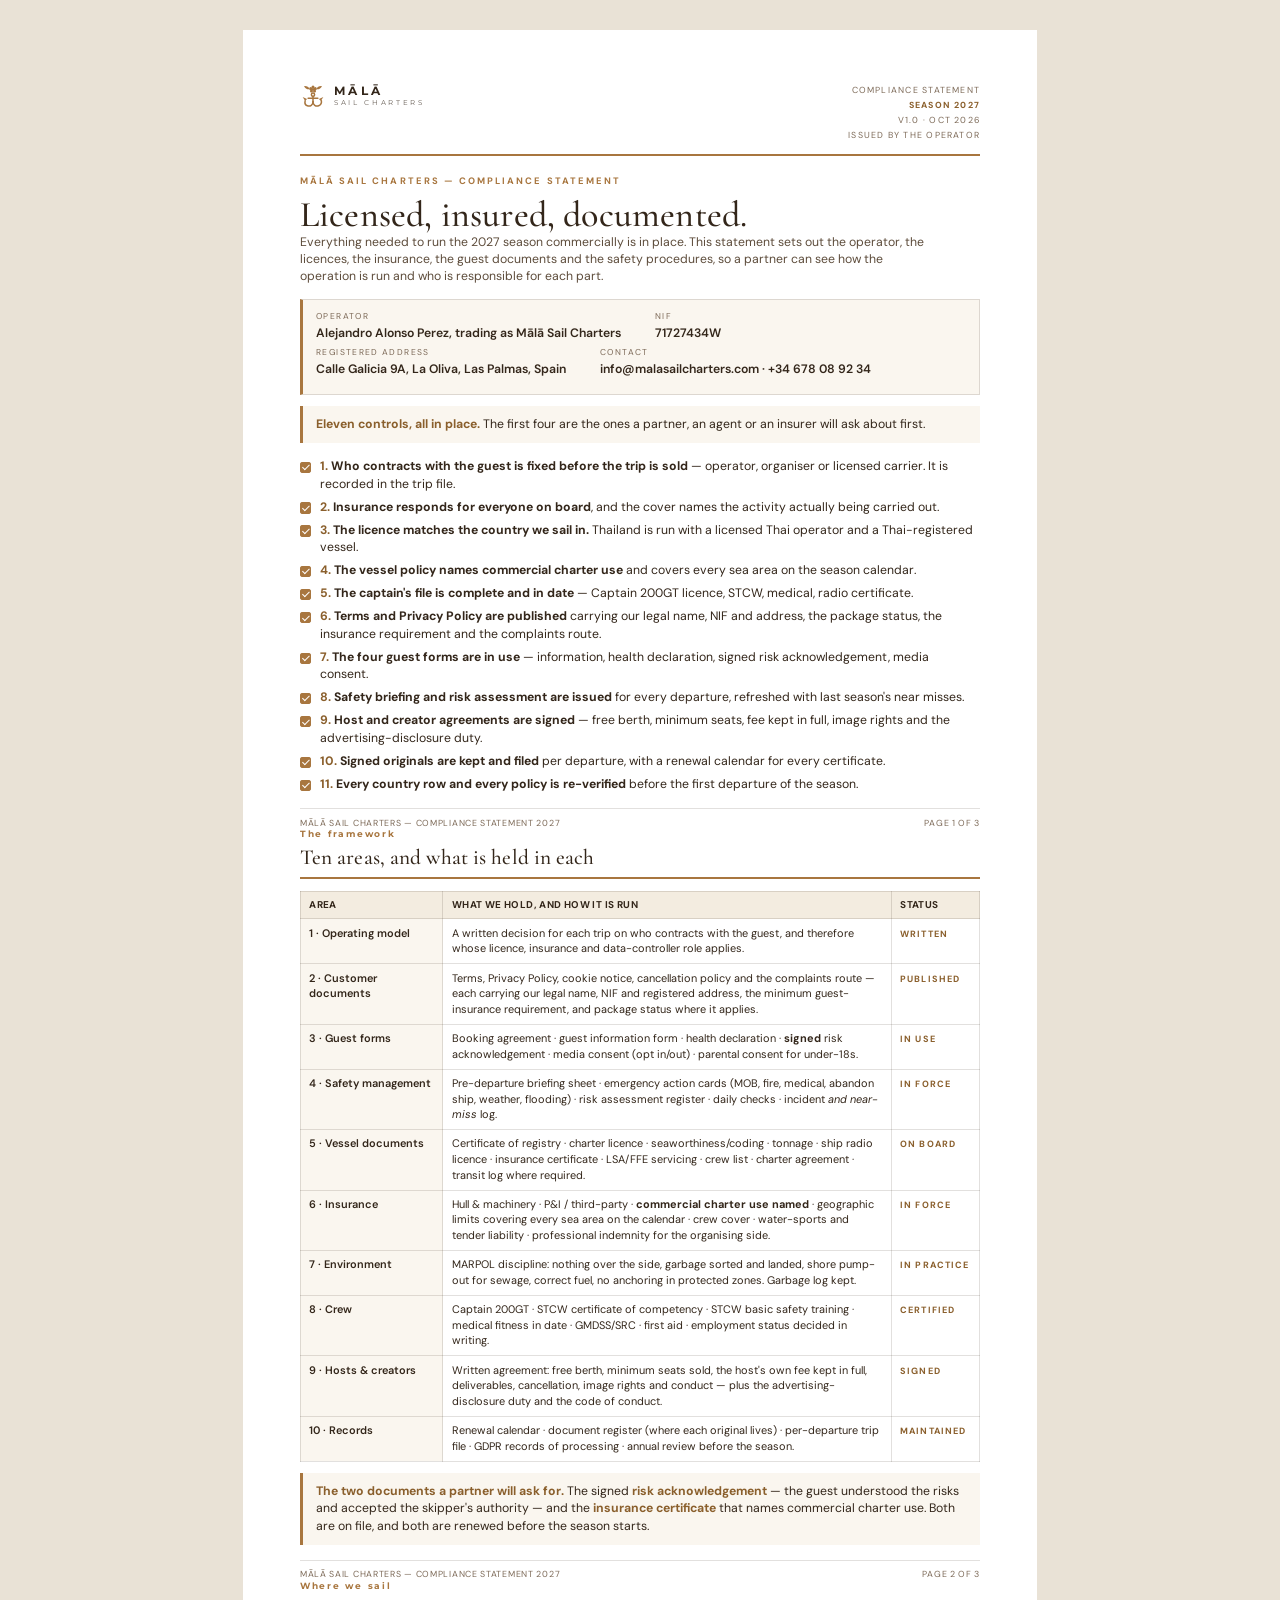
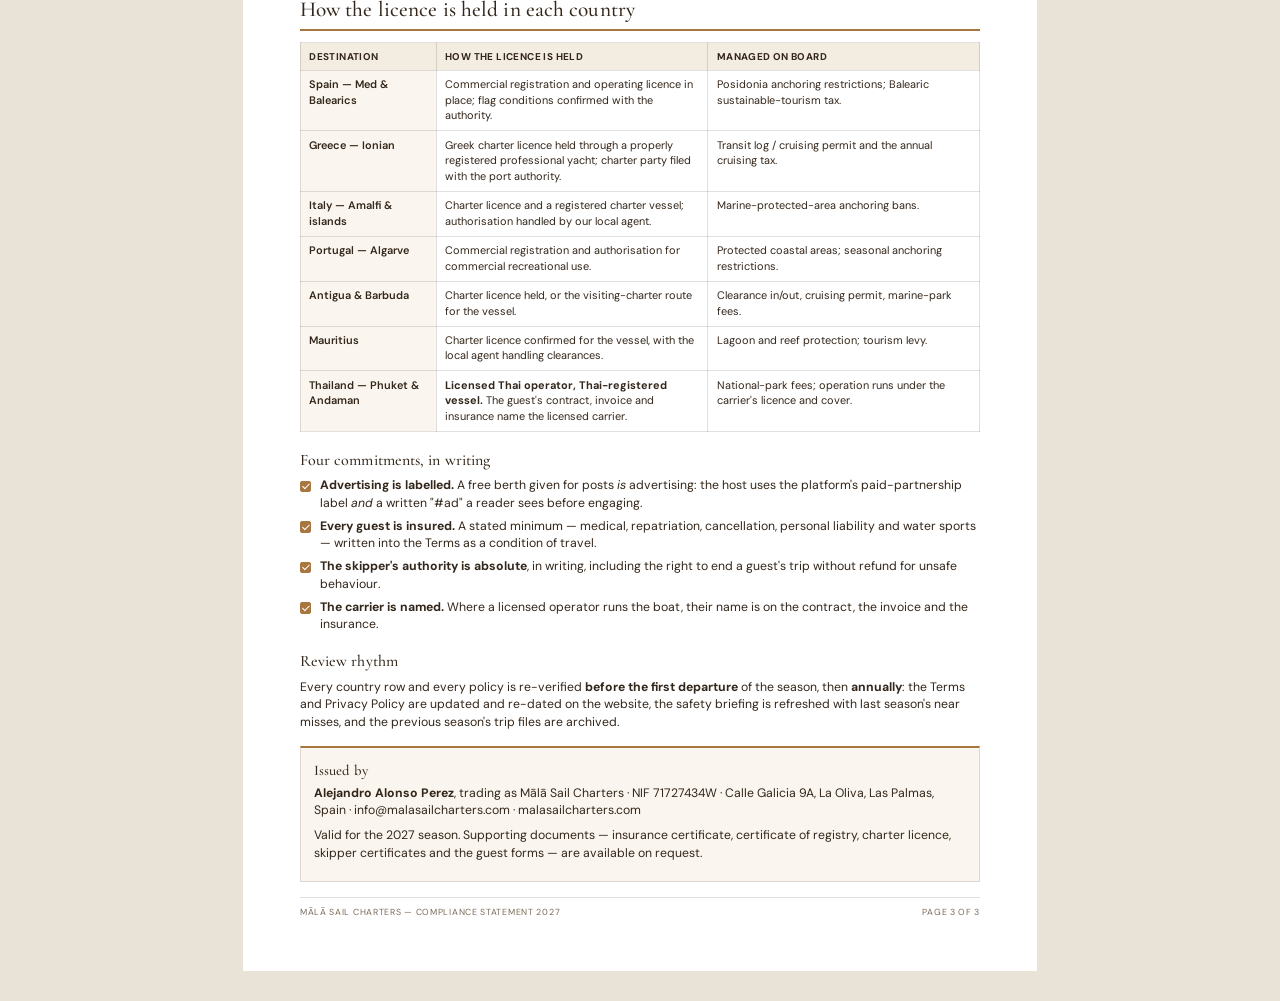
<file: compliance-statement.html>
<!DOCTYPE html>
<html lang="en">
<head>
  <meta charset="UTF-8" />
  <meta name="viewport" content="width=device-width, initial-scale=1.0" />
  <title>Compliance Statement 2027 — Mālā Sail Charters</title>
  <meta name="robots" content="noindex, nofollow" />
  <meta name="description" content="Compliance statement for a crewed small-group sailing operation, season 2027." />

  <link rel="preconnect" href="https://fonts.googleapis.com" />
  <link rel="preconnect" href="https://fonts.gstatic.com" crossorigin />
  <link href="https://fonts.googleapis.com/css2?family=DM+Sans:ital,opsz,wght@0,9..40,300..700;1,9..40,300..700&family=Cormorant+Garamond:ital,wght@0,300..700;1,300..700&family=Montserrat:wght@300;400;700&display=swap" rel="stylesheet" />

  <style>
    :root {
      --ink: #33261a;
      --ink-muted: #5d4c3b;
      --ink-soft: #7d6a58;
      --bronze: #a8763f;
      --bronze-dark: #8a5f2c;
      --tint: #faf6ef;
      --tint-2: #f3ece0;
      --rule: rgba(51,38,26,0.14);
      --font-body: 'DM Sans', sans-serif;
      --font-display: 'Cormorant Garamond', Georgia, serif;
      --font-mark: 'Montserrat', sans-serif;
    }
    * { box-sizing: border-box; margin: 0; padding: 0; }

    body {
      font-family: var(--font-body);
      color: var(--ink);
      background: #e9e2d6;
      line-height: 1.42;
      font-size: 9.2pt;
      -webkit-print-color-adjust: exact;
      print-color-adjust: exact;
    }
    .sheet { max-width: 210mm; margin: 30px auto; background: #fff; padding: 14mm 15mm; }

    h1, h2, h3 { font-family: var(--font-display); font-weight: 500; letter-spacing: 0.005em; }
    h1 { font-size: 27pt; line-height: 1.05; }
    h2 { font-size: 16pt; line-height: 1.15; margin-bottom: 1mm; }
    h3 { font-size: 12pt; margin: 4.5mm 0 1.5mm; }
    p { margin-bottom: 2mm; }
    strong { font-weight: 700; }
    em { font-style: italic; }
    a { color: var(--bronze-dark); text-decoration: none; }

    /* ---------- masthead ---------- */
    .masthead { display: flex; align-items: flex-start; justify-content: space-between; gap: 6mm; padding-bottom: 3mm; border-bottom: 2.2pt solid var(--bronze); }
    .brandline { display: flex; align-items: center; gap: 8px; }
    .brandline svg { width: 26px; height: 26px; color: var(--bronze); flex-shrink: 0; }
    .brandline .mark { font-family: var(--font-mark); font-weight: 700; letter-spacing: 0.28em; text-transform: uppercase; font-size: 9pt; line-height: 1; }
    .brandline .mark small { display: block; font-size: 5pt; letter-spacing: 0.4em; font-weight: 400; margin-top: 3px; opacity: 0.72; }
    .masthead .stamp { text-align: right; font-size: 6.6pt; letter-spacing: 0.14em; text-transform: uppercase; color: var(--ink-soft); line-height: 1.7; }
    .masthead .stamp b { color: var(--bronze-dark); font-weight: 700; }

    .headline { margin: 5mm 0 3mm; }
    .headline .kicker { font-size: 7pt; font-weight: 700; letter-spacing: 0.22em; text-transform: uppercase; color: var(--bronze); margin-bottom: 2mm; }
    .headline .lede { color: var(--ink-muted); max-width: 168mm; }

    /* ---------- notice strip ---------- */
    .strip { border-left: 2.6pt solid var(--bronze); background: var(--tint); padding: 2.6mm 3.5mm; margin: 3mm 0 4mm; }
    .strip strong { color: var(--bronze-dark); }

    /* ---------- operator identity ---------- */
    .idbox { border: 0.7pt solid var(--rule); border-left: 2.6pt solid var(--bronze); background: var(--tint); padding: 2.8mm 3.5mm; margin: 3.5mm 0 0; display: flex; flex-wrap: wrap; gap: 0 9mm; }
    .idbox > div { min-width: 46mm; margin-bottom: 1.3mm; }
    .idbox span { display: block; font-size: 6.4pt; letter-spacing: 0.16em; text-transform: uppercase; color: var(--ink-soft); margin-bottom: 0.5mm; }
    .idbox b { font-weight: 600; }

    /* ---------- lists ---------- */
    .check { list-style: none; margin: 1.5mm 0 3mm; }
    .check li { display: flex; gap: 2.4mm; margin-bottom: 1.5mm; align-items: flex-start; }
    .cb { position: relative; flex-shrink: 0; width: 3mm; height: 3mm; margin-top: 1mm; border: 1.1pt solid var(--bronze); border-radius: 0.5mm; }
    .cb.on { background: var(--bronze); border-color: var(--bronze); }
    .cb.on::after { content: ""; position: absolute; left: 0.78mm; top: 0.12mm; width: 0.85mm; height: 1.5mm; border: solid #fff; border-width: 0 1pt 1pt 0; transform: rotate(45deg); }
    .check.two { column-count: 2; column-gap: 7mm; }
    .check.two li { break-inside: avoid; }
    .num { font-weight: 700; color: var(--bronze-dark); }

    /* ---------- tables ---------- */
    table { width: 100%; border-collapse: collapse; margin: 2mm 0 3mm; font-size: 8.2pt; }
    th, td { border: 0.7pt solid var(--rule); padding: 1.7mm 2.2mm; vertical-align: top; text-align: left; }
    thead th { background: var(--tint-2); font-weight: 700; font-size: 7.4pt; letter-spacing: 0.04em; text-transform: uppercase; }
    tbody th { background: var(--tint); font-weight: 600; }
    td .st { font-size: 6.8pt; font-weight: 700; letter-spacing: 0.12em; text-transform: uppercase; color: var(--bronze-dark); }

    /* ---------- blocks ---------- */
    .block { break-before: page; page-break-before: always; }
    .block h2 { padding-bottom: 2mm; border-bottom: 2.2pt solid var(--bronze); margin-bottom: 3mm; }
    .block h2 .no { display: block; font-family: var(--font-mark); font-size: 6.6pt; font-weight: 700; letter-spacing: 0.2em; color: var(--bronze); margin-bottom: 1.5mm; }

    .issued { border: 0.7pt solid var(--rule); border-top: 2.2pt solid var(--bronze); background: var(--tint); padding: 3mm 3.5mm; margin-top: 4mm; }
    .issued h3 { margin: 0 0 1.2mm; font-size: 11pt; }

    .foot { margin-top: 4mm; padding-top: 2mm; border-top: 1px solid var(--rule); display: flex; justify-content: space-between; gap: 4mm; font-size: 6.6pt; letter-spacing: 0.08em; text-transform: uppercase; color: var(--ink-soft); }

    @page { size: A4; margin: 12mm 13mm; }
    @media print {
      body { background: #fff; }
      .sheet { max-width: none; margin: 0; padding: 0; }
      table, .strip, .idbox, .issued { break-inside: avoid; page-break-inside: avoid; }
      h2, h3 { break-after: avoid; page-break-after: avoid; }
      tr { break-inside: avoid; }
      .block { padding-top: 0; }
    }
  </style>

  <!-- Print-only static font faces: keeps the PDF embedding real TrueType instead of Type3 -->
  <link rel="stylesheet" href="print-fonts.css" />
</head>
<body>
<div class="sheet">

  <!-- ============ PAGE 1 ============ -->
  <div class="masthead">
    <div class="brandline">
      <svg viewBox="0 0 48 48" fill="none" xmlns="http://www.w3.org/2000/svg" aria-hidden="true">
        <g fill="currentColor">
          <path d="M17.8 11.6C13.2 12.2 9.2 10 7.6 5.8 12.2 5.2 16.2 7.6 17.8 11.6Z"/>
          <path d="M30.2 11.6C34.8 12.2 38.8 10 40.4 5.8 35.8 5.2 31.8 7.6 30.2 11.6Z"/>
          <circle cx="24" cy="7.5" r="2.8"/><circle cx="28.2" cy="10.4" r="2.8"/>
          <circle cx="26.8" cy="14.8" r="2.8"/><circle cx="21.2" cy="14.8" r="2.8"/>
          <circle cx="19.8" cy="10.4" r="2.8"/><circle cx="24" cy="11.6" r="2.2"/>
        </g>
        <g stroke="currentColor" stroke-width="2.8" stroke-linecap="round" stroke-linejoin="round" fill="none">
          <circle cx="24" cy="21.5" r="3"/>
          <path d="M24 24.5V34.5"/><path d="M15 28H33"/>
          <path d="M24 34.5C24 40.5 19 44 13.5 42 10 40.7 8.5 37 9.5 33"/>
          <path d="M24 34.5C24 40.5 29 44 34.5 42 38 40.7 40 37 39.5 33"/>
        </g>
        <g fill="currentColor">
          <path d="M9.5 33 5 26 13 29.5Z"/><path d="M38.5 33 43 26 35 29.5Z"/>
        </g>
      </svg>
      <div class="mark">Mālā<small>Sail Charters</small></div>
    </div>
    <div class="stamp">
      Compliance statement<br />
      <b>Season 2027</b><br />
      v1.0 · Oct 2026<br />
      Issued by the operator
    </div>
  </div>

  <div class="headline">
    <div class="kicker">Mālā Sail Charters — Compliance statement</div>
    <h1>Licensed, insured, documented.</h1>
    <p class="lede">Everything needed to run the 2027 season commercially is in place. This statement
    sets out the operator, the licences, the insurance, the guest documents and the safety procedures,
    so a partner can see how the operation is run and who is responsible for each part.</p>
  </div>

  <div class="idbox">
    <div><span>Operator</span><b>Alejandro Alonso Perez, trading as Mālā Sail Charters</b></div>
    <div><span>NIF</span><b>71727434W</b></div>
    <div><span>Registered address</span><b>Calle Galicia 9A, La Oliva, Las Palmas, Spain</b></div>
    <div><span>Contact</span><b>info@malasailcharters.com · +34 678 08 92 34</b></div>
  </div>

  <div class="strip">
    <strong>Eleven controls, all in place.</strong> The first four are the ones a partner, an agent or
    an insurer will ask about first.
  </div>

  <ul class="check">
    <li><span class="cb on"></span><span><span class="num">1.</span> <strong>Who contracts with the guest is fixed before the trip is sold</strong> — operator, organiser or licensed carrier. It is recorded in the trip file.</span></li>
    <li><span class="cb on"></span><span><span class="num">2.</span> <strong>Insurance responds for everyone on board</strong>, and the cover names the activity actually being carried out.</span></li>
    <li><span class="cb on"></span><span><span class="num">3.</span> <strong>The licence matches the country we sail in.</strong> Thailand is run with a licensed Thai operator and a Thai-registered vessel.</span></li>
    <li><span class="cb on"></span><span><span class="num">4.</span> <strong>The vessel policy names commercial charter use</strong> and covers every sea area on the season calendar.</span></li>
    <li><span class="cb on"></span><span><span class="num">5.</span> <strong>The captain's file is complete and in date</strong> — Captain 200GT licence, STCW, medical, radio certificate.</span></li>
    <li><span class="cb on"></span><span><span class="num">6.</span> <strong>Terms and Privacy Policy are published</strong> carrying our legal name, NIF and address, the package status, the insurance requirement and the complaints route.</span></li>
    <li><span class="cb on"></span><span><span class="num">7.</span> <strong>The four guest forms are in use</strong> — information, health declaration, signed risk acknowledgement, media consent.</span></li>
    <li><span class="cb on"></span><span><span class="num">8.</span> <strong>Safety briefing and risk assessment are issued</strong> for every departure, refreshed with last season's near misses.</span></li>
    <li><span class="cb on"></span><span><span class="num">9.</span> <strong>Host and creator agreements are signed</strong> — free berth, minimum seats, fee kept in full, image rights and the advertising-disclosure duty.</span></li>
    <li><span class="cb on"></span><span><span class="num">10.</span> <strong>Signed originals are kept and filed</strong> per departure, with a renewal calendar for every certificate.</span></li>
    <li><span class="cb on"></span><span><span class="num">11.</span> <strong>Every country row and every policy is re-verified</strong> before the first departure of the season.</span></li>
  </ul>

  <div class="foot">
    <span>Mālā Sail Charters — Compliance Statement 2027</span>
    <span>Page 1 of 3</span>
  </div>

  <!-- ============ PAGE 2 ============ -->
  <div class="block">
    <h2><span class="no">The framework</span>Ten areas, and what is held in each</h2>

    <table>
      <thead>
        <tr><th style="width:21%">Area</th><th>What we hold, and how it is run</th><th style="width:13%">Status</th></tr>
      </thead>
      <tbody>
        <tr><th>1 · Operating model</th><td>A written decision for each trip on who contracts with the guest, and therefore whose licence, insurance and data-controller role applies.</td><td><span class="st">Written</span></td></tr>
        <tr><th>2 · Customer documents</th><td>Terms, Privacy Policy, cookie notice, cancellation policy and the complaints route — each carrying our legal name, NIF and registered address, the minimum guest-insurance requirement, and package status where it applies.</td><td><span class="st">Published</span></td></tr>
        <tr><th>3 · Guest forms</th><td>Booking agreement · guest information form · health declaration · <strong>signed</strong> risk acknowledgement · media consent (opt in/out) · parental consent for under-18s.</td><td><span class="st">In use</span></td></tr>
        <tr><th>4 · Safety management</th><td>Pre-departure briefing sheet · emergency action cards (MOB, fire, medical, abandon ship, weather, flooding) · risk assessment register · daily checks · incident <em>and near-miss</em> log.</td><td><span class="st">In force</span></td></tr>
        <tr><th>5 · Vessel documents</th><td>Certificate of registry · charter licence · seaworthiness/coding · tonnage · ship radio licence · insurance certificate · LSA/FFE servicing · crew list · charter agreement · transit log where required.</td><td><span class="st">On board</span></td></tr>
        <tr><th>6 · Insurance</th><td>Hull &amp; machinery · P&amp;I / third-party · <strong>commercial charter use named</strong> · geographic limits covering every sea area on the calendar · crew cover · water-sports and tender liability · professional indemnity for the organising side.</td><td><span class="st">In force</span></td></tr>
        <tr><th>7 · Environment</th><td>MARPOL discipline: nothing over the side, garbage sorted and landed, shore pump-out for sewage, correct fuel, no anchoring in protected zones. Garbage log kept.</td><td><span class="st">In practice</span></td></tr>
        <tr><th>8 · Crew</th><td>Captain 200GT · STCW certificate of competency · STCW basic safety training · medical fitness in date · GMDSS/SRC · first aid · employment status decided in writing.</td><td><span class="st">Certified</span></td></tr>
        <tr><th>9 · Hosts &amp; creators</th><td>Written agreement: free berth, minimum seats sold, the host's own fee kept in full, deliverables, cancellation, image rights and conduct — plus the advertising-disclosure duty and the code of conduct.</td><td><span class="st">Signed</span></td></tr>
        <tr><th>10 · Records</th><td>Renewal calendar · document register (where each original lives) · per-departure trip file · GDPR records of processing · annual review before the season.</td><td><span class="st">Maintained</span></td></tr>
      </tbody>
    </table>

    <div class="strip">
      <strong>The two documents a partner will ask for.</strong> The signed <strong>risk acknowledgement</strong>
      — the guest understood the risks and accepted the skipper's authority — and the
      <strong>insurance certificate</strong> that names commercial charter use. Both are on file, and both
      are renewed before the season starts.
    </div>

    <div class="foot">
      <span>Mālā Sail Charters — Compliance Statement 2027</span>
      <span>Page 2 of 3</span>
    </div>
  </div>

  <!-- ============ PAGE 3 ============ -->
  <div class="block">
    <h2><span class="no">Where we sail</span>How the licence is held in each country</h2>

    <table>
      <thead>
        <tr><th style="width:20%">Destination</th><th style="width:40%">How the licence is held</th><th>Managed on board</th></tr>
      </thead>
      <tbody>
        <tr><th>Spain — Med &amp; Balearics</th><td>Commercial registration and operating licence in place; flag conditions confirmed with the authority.</td><td>Posidonia anchoring restrictions; Balearic sustainable-tourism tax.</td></tr>
        <tr><th>Greece — Ionian</th><td>Greek charter licence held through a properly registered professional yacht; charter party filed with the port authority.</td><td>Transit log / cruising permit and the annual cruising tax.</td></tr>
        <tr><th>Italy — Amalfi &amp; islands</th><td>Charter licence and a registered charter vessel; authorisation handled by our local agent.</td><td>Marine-protected-area anchoring bans.</td></tr>
        <tr><th>Portugal — Algarve</th><td>Commercial registration and authorisation for commercial recreational use.</td><td>Protected coastal areas; seasonal anchoring restrictions.</td></tr>
        <tr><th>Antigua &amp; Barbuda</th><td>Charter licence held, or the visiting-charter route for the vessel.</td><td>Clearance in/out, cruising permit, marine-park fees.</td></tr>
        <tr><th>Mauritius</th><td>Charter licence confirmed for the vessel, with the local agent handling clearances.</td><td>Lagoon and reef protection; tourism levy.</td></tr>
        <tr><th>Thailand — Phuket &amp; Andaman</th><td><strong>Licensed Thai operator, Thai-registered vessel.</strong> The guest's contract, invoice and insurance name the licensed carrier.</td><td>National-park fees; operation runs under the carrier's licence and cover.</td></tr>
      </tbody>
    </table>

    <h3>Four commitments, in writing</h3>
    <ul class="check">
      <li><span class="cb on"></span><span><strong>Advertising is labelled.</strong> A free berth given for posts <em>is</em> advertising: the host uses the platform's paid-partnership label <em>and</em> a written "#ad" a reader sees before engaging.</span></li>
      <li><span class="cb on"></span><span><strong>Every guest is insured.</strong> A stated minimum — medical, repatriation, cancellation, personal liability and water sports — written into the Terms as a condition of travel.</span></li>
      <li><span class="cb on"></span><span><strong>The skipper's authority is absolute</strong>, in writing, including the right to end a guest's trip without refund for unsafe behaviour.</span></li>
      <li><span class="cb on"></span><span><strong>The carrier is named.</strong> Where a licensed operator runs the boat, their name is on the contract, the invoice and the insurance.</span></li>
    </ul>

    <h3>Review rhythm</h3>
    <p>Every country row and every policy is re-verified <strong>before the first departure</strong> of the
    season, then <strong>annually</strong>: the Terms and Privacy Policy are updated and re-dated on the
    website, the safety briefing is refreshed with last season's near misses, and the previous season's
    trip files are archived.</p>

    <div class="issued">
      <h3>Issued by</h3>
      <p><strong>Alejandro Alonso Perez</strong>, trading as Mālā Sail Charters · NIF 71727434W ·
      Calle Galicia 9A, La Oliva, Las Palmas, Spain · info@malasailcharters.com ·
      malasailcharters.com</p>
      <p>Valid for the 2027 season. Supporting documents — insurance certificate, certificate of
      registry, charter licence, skipper certificates and the guest forms — are available on request.</p>
    </div>

    <div class="foot">
      <span>Mālā Sail Charters — Compliance Statement 2027</span>
      <span>Page 3 of 3</span>
    </div>
  </div>

</div>
</body>
</html>
</file>
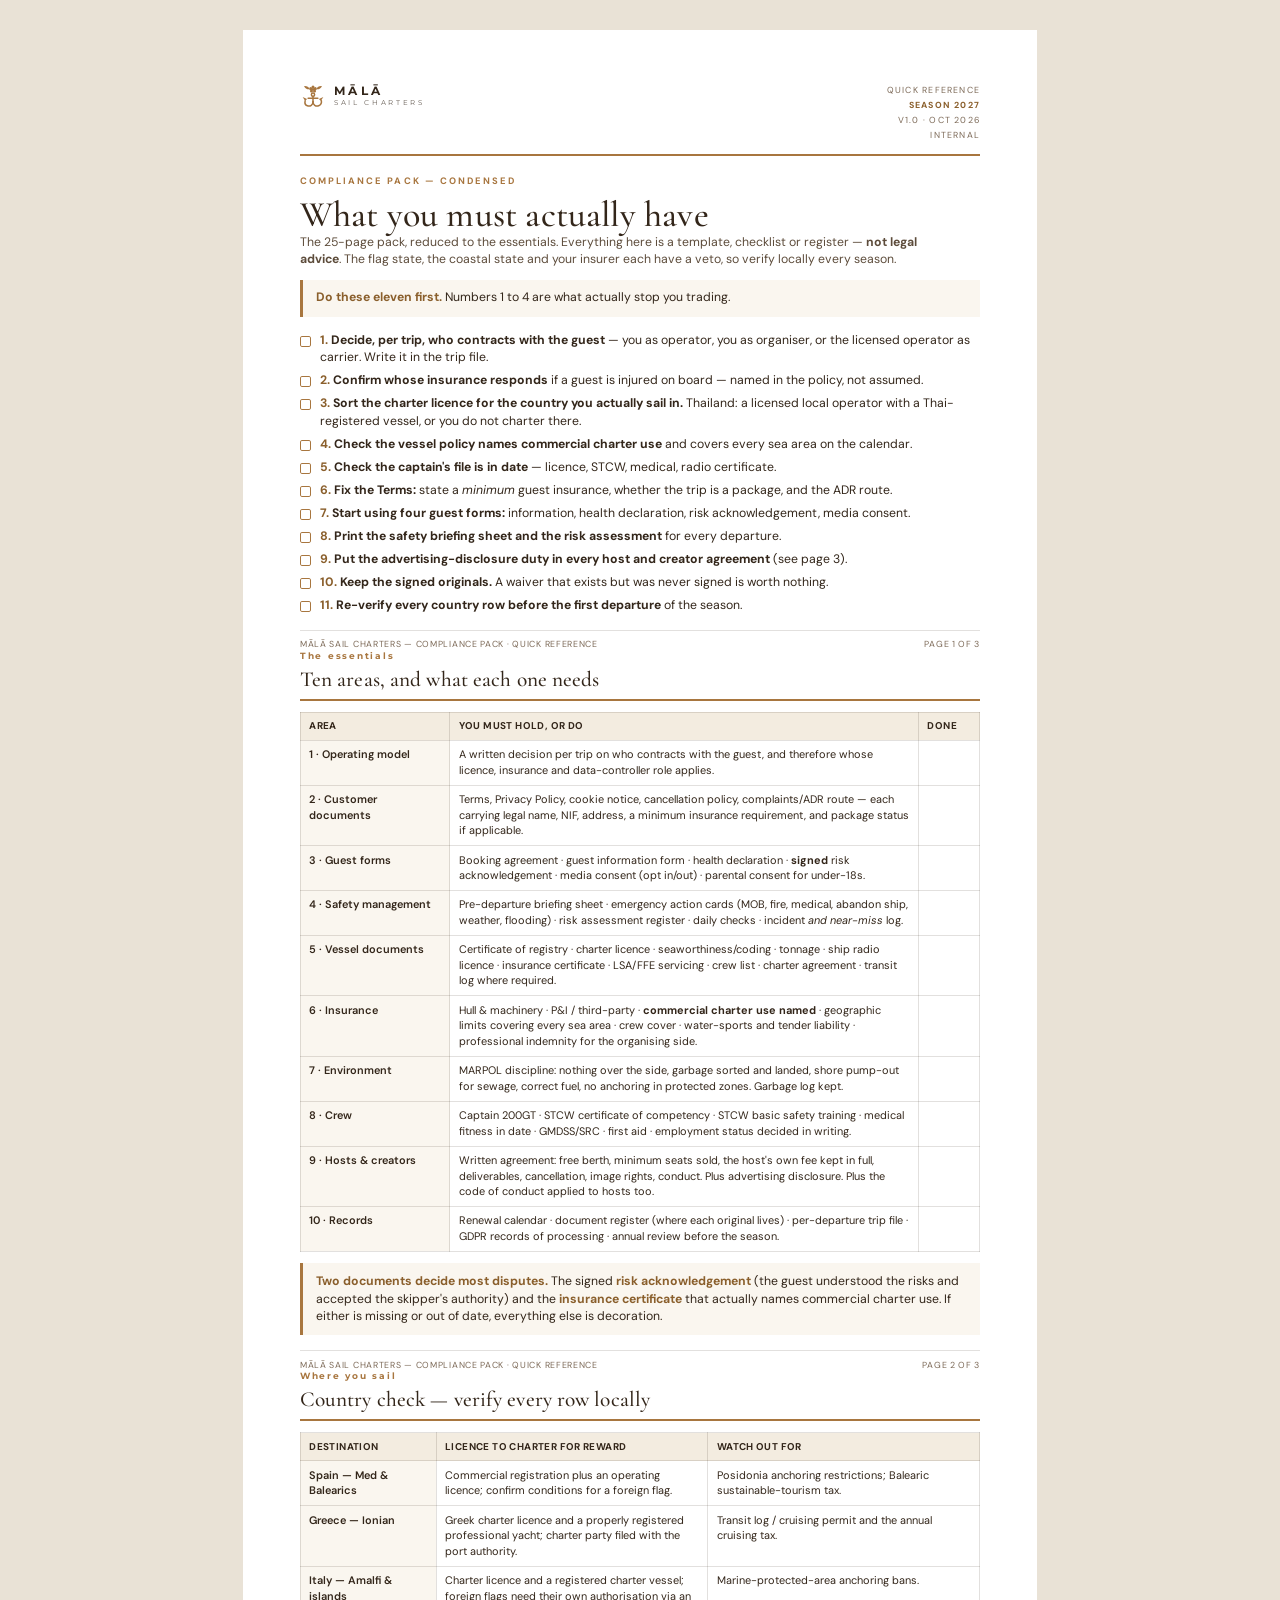
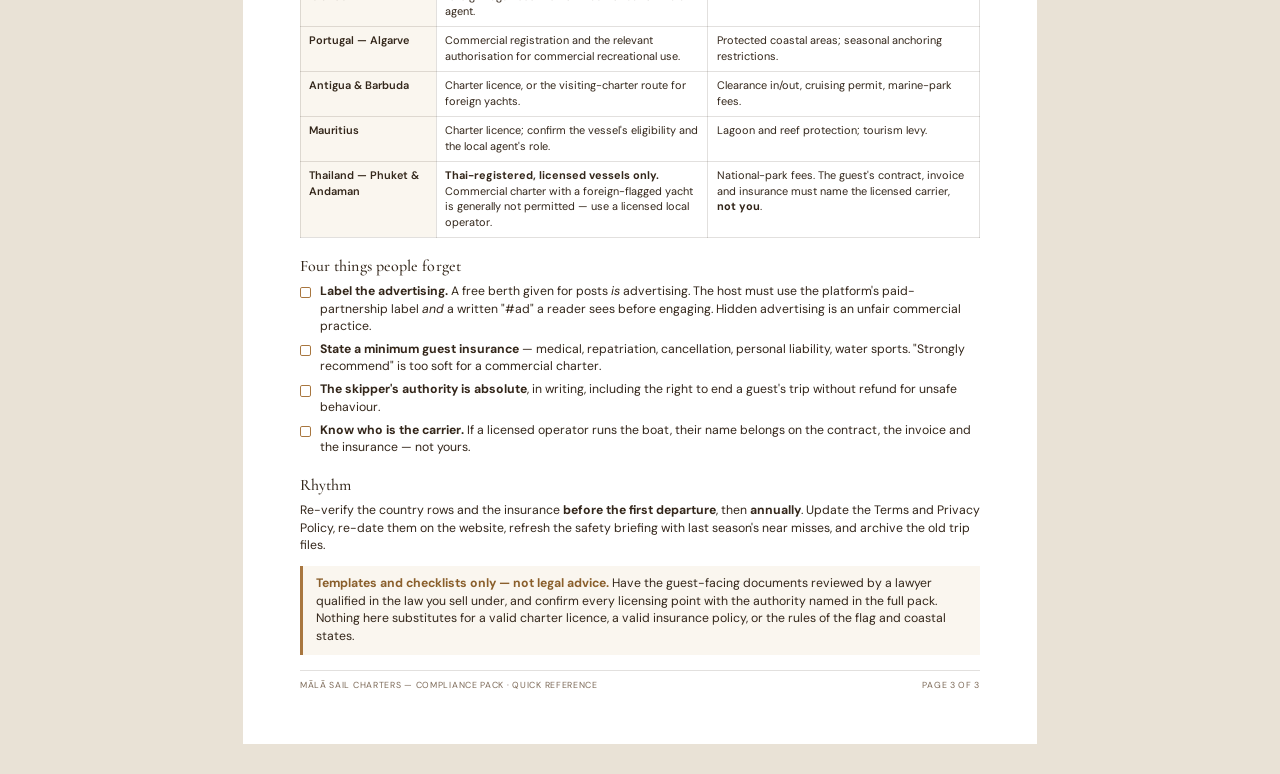
<file: compliance-summary.html>
<!DOCTYPE html>
<html lang="en">
<head>
  <meta charset="UTF-8" />
  <meta name="viewport" content="width=device-width, initial-scale=1.0" />
  <title>Compliance Pack — Quick Reference 2027 — Mālā Sail Charters</title>
  <meta name="robots" content="noindex, nofollow" />
  <meta name="description" content="Condensed compliance quick reference for a crewed small-group sailing operation." />

  <link rel="preconnect" href="https://fonts.googleapis.com" />
  <link rel="preconnect" href="https://fonts.gstatic.com" crossorigin />
  <link href="https://fonts.googleapis.com/css2?family=DM+Sans:ital,opsz,wght@0,9..40,300..700;1,9..40,300..700&family=Cormorant+Garamond:ital,wght@0,300..700;1,300..700&family=Montserrat:wght@300;400;700&display=swap" rel="stylesheet" />

  <style>
    :root {
      --ink: #33261a;
      --ink-muted: #5d4c3b;
      --ink-soft: #7d6a58;
      --bronze: #a8763f;
      --bronze-dark: #8a5f2c;
      --tint: #faf6ef;
      --tint-2: #f3ece0;
      --rule: rgba(51,38,26,0.14);
      --font-body: 'DM Sans', sans-serif;
      --font-display: 'Cormorant Garamond', Georgia, serif;
      --font-mark: 'Montserrat', sans-serif;
    }
    * { box-sizing: border-box; margin: 0; padding: 0; }

    body {
      font-family: var(--font-body);
      color: var(--ink);
      background: #e9e2d6;
      line-height: 1.42;
      font-size: 9.2pt;
      -webkit-print-color-adjust: exact;
      print-color-adjust: exact;
    }
    .sheet { max-width: 210mm; margin: 30px auto; background: #fff; padding: 14mm 15mm; }

    h1, h2, h3 { font-family: var(--font-display); font-weight: 500; letter-spacing: 0.005em; }
    h1 { font-size: 27pt; line-height: 1.05; }
    h2 { font-size: 16pt; line-height: 1.15; margin-bottom: 1mm; }
    h3 { font-size: 12pt; margin: 4.5mm 0 1.5mm; }
    p { margin-bottom: 2mm; }
    strong { font-weight: 700; }
    em { font-style: italic; }
    a { color: var(--bronze-dark); text-decoration: none; }

    /* ---------- masthead ---------- */
    .masthead { display: flex; align-items: flex-start; justify-content: space-between; gap: 6mm; padding-bottom: 3mm; border-bottom: 2.2pt solid var(--bronze); }
    .brandline { display: flex; align-items: center; gap: 8px; }
    .brandline svg { width: 26px; height: 26px; color: var(--bronze); flex-shrink: 0; }
    .brandline .mark { font-family: var(--font-mark); font-weight: 700; letter-spacing: 0.28em; text-transform: uppercase; font-size: 9pt; line-height: 1; }
    .brandline .mark small { display: block; font-size: 5pt; letter-spacing: 0.4em; font-weight: 400; margin-top: 3px; opacity: 0.72; }
    .masthead .stamp { text-align: right; font-size: 6.6pt; letter-spacing: 0.14em; text-transform: uppercase; color: var(--ink-soft); line-height: 1.7; }
    .masthead .stamp b { color: var(--bronze-dark); font-weight: 700; }

    .headline { margin: 5mm 0 3mm; }
    .headline .kicker { font-size: 7pt; font-weight: 700; letter-spacing: 0.22em; text-transform: uppercase; color: var(--bronze); margin-bottom: 2mm; }
    .headline .lede { color: var(--ink-muted); max-width: 168mm; }

    /* ---------- notice strip ---------- */
    .strip { border-left: 2.6pt solid var(--bronze); background: var(--tint); padding: 2.6mm 3.5mm; margin: 3mm 0 4mm; }
    .strip strong { color: var(--bronze-dark); }

    /* ---------- lists ---------- */
    .check { list-style: none; margin: 1.5mm 0 3mm; }
    .check li { display: flex; gap: 2.4mm; margin-bottom: 1.5mm; align-items: flex-start; }
    .cb { flex-shrink: 0; width: 3mm; height: 3mm; margin-top: 1mm; border: 1.1pt solid var(--bronze); border-radius: 0.5mm; }
    .check.two { column-count: 2; column-gap: 7mm; }
    .check.two li { break-inside: avoid; }
    .num { font-weight: 700; color: var(--bronze-dark); }

    /* ---------- tables ---------- */
    table { width: 100%; border-collapse: collapse; margin: 2mm 0 3mm; font-size: 8.2pt; }
    th, td { border: 0.7pt solid var(--rule); padding: 1.7mm 2.2mm; vertical-align: top; text-align: left; }
    thead th { background: var(--tint-2); font-weight: 700; font-size: 7.4pt; letter-spacing: 0.04em; text-transform: uppercase; }
    tbody th { background: var(--tint); font-weight: 600; }

    /* ---------- blocks ---------- */
    .block { break-before: page; page-break-before: always; }
    .block h2 { padding-bottom: 2mm; border-bottom: 2.2pt solid var(--bronze); margin-bottom: 3mm; }
    .block h2 .no { display: block; font-family: var(--font-mark); font-size: 6.6pt; font-weight: 700; letter-spacing: 0.2em; color: var(--bronze); margin-bottom: 1.5mm; }

    .foot { margin-top: 4mm; padding-top: 2mm; border-top: 1px solid var(--rule); display: flex; justify-content: space-between; gap: 4mm; font-size: 6.6pt; letter-spacing: 0.08em; text-transform: uppercase; color: var(--ink-soft); }

    @page { size: A4; margin: 12mm 13mm; }
    @media print {
      body { background: #fff; }
      .sheet { max-width: none; margin: 0; padding: 0; }
      table, .strip { break-inside: avoid; page-break-inside: avoid; }
      h2, h3 { break-after: avoid; page-break-after: avoid; }
      tr { break-inside: avoid; }
      .block { padding-top: 0; }
    }
  </style>

  <!-- Print-only static font faces: keeps the PDF embedding real TrueType instead of Type3 -->
  <link rel="stylesheet" href="print-fonts.css" />
</head>
<body>
<div class="sheet">

  <!-- ============ PAGE 1 ============ -->
  <div class="masthead">
    <div class="brandline">
      <svg viewBox="0 0 48 48" fill="none" xmlns="http://www.w3.org/2000/svg" aria-hidden="true">
        <g fill="currentColor">
          <path d="M17.8 11.6C13.2 12.2 9.2 10 7.6 5.8 12.2 5.2 16.2 7.6 17.8 11.6Z"/>
          <path d="M30.2 11.6C34.8 12.2 38.8 10 40.4 5.8 35.8 5.2 31.8 7.6 30.2 11.6Z"/>
          <circle cx="24" cy="7.5" r="2.8"/><circle cx="28.2" cy="10.4" r="2.8"/>
          <circle cx="26.8" cy="14.8" r="2.8"/><circle cx="21.2" cy="14.8" r="2.8"/>
          <circle cx="19.8" cy="10.4" r="2.8"/><circle cx="24" cy="11.6" r="2.2"/>
        </g>
        <g stroke="currentColor" stroke-width="2.8" stroke-linecap="round" stroke-linejoin="round" fill="none">
          <circle cx="24" cy="21.5" r="3"/>
          <path d="M24 24.5V34.5"/><path d="M15 28H33"/>
          <path d="M24 34.5C24 40.5 19 44 13.5 42 10 40.7 8.5 37 9.5 33"/>
          <path d="M24 34.5C24 40.5 29 44 34.5 42 38 40.7 40 37 39.5 33"/>
        </g>
        <g fill="currentColor">
          <path d="M9.5 33 5 26 13 29.5Z"/><path d="M38.5 33 43 26 35 29.5Z"/>
        </g>
      </svg>
      <div class="mark">Mālā<small>Sail Charters</small></div>
    </div>
    <div class="stamp">
      Quick reference<br />
      <b>Season 2027</b><br />
      v1.0 · Oct 2026<br />
      Internal
    </div>
  </div>

  <div class="headline">
    <div class="kicker">Compliance Pack — condensed</div>
    <h1>What you must actually have</h1>
    <p class="lede">The 25-page pack, reduced to the essentials. Everything here is a template,
    checklist or register — <strong>not legal advice</strong>. The flag state, the coastal state
    and your insurer each have a veto, so verify locally every season.</p>
  </div>

  <div class="strip">
    <strong>Do these eleven first.</strong> Numbers 1 to 4 are what actually stop you trading.
  </div>

  <ul class="check">
    <li><span class="cb"></span><span><span class="num">1.</span> <strong>Decide, per trip, who contracts with the guest</strong> — you as operator, you as organiser, or the licensed operator as carrier. Write it in the trip file.</span></li>
    <li><span class="cb"></span><span><span class="num">2.</span> <strong>Confirm whose insurance responds</strong> if a guest is injured on board — named in the policy, not assumed.</span></li>
    <li><span class="cb"></span><span><span class="num">3.</span> <strong>Sort the charter licence for the country you actually sail in.</strong> Thailand: a licensed local operator with a Thai-registered vessel, or you do not charter there.</span></li>
    <li><span class="cb"></span><span><span class="num">4.</span> <strong>Check the vessel policy names commercial charter use</strong> and covers every sea area on the calendar.</span></li>
    <li><span class="cb"></span><span><span class="num">5.</span> <strong>Check the captain's file is in date</strong> — licence, STCW, medical, radio certificate.</span></li>
    <li><span class="cb"></span><span><span class="num">6.</span> <strong>Fix the Terms:</strong> state a <em>minimum</em> guest insurance, whether the trip is a package, and the ADR route.</span></li>
    <li><span class="cb"></span><span><span class="num">7.</span> <strong>Start using four guest forms:</strong> information, health declaration, risk acknowledgement, media consent.</span></li>
    <li><span class="cb"></span><span><span class="num">8.</span> <strong>Print the safety briefing sheet and the risk assessment</strong> for every departure.</span></li>
    <li><span class="cb"></span><span><span class="num">9.</span> <strong>Put the advertising-disclosure duty in every host and creator agreement</strong> (see page 3).</span></li>
    <li><span class="cb"></span><span><span class="num">10.</span> <strong>Keep the signed originals.</strong> A waiver that exists but was never signed is worth nothing.</span></li>
    <li><span class="cb"></span><span><span class="num">11.</span> <strong>Re-verify every country row before the first departure</strong> of the season.</span></li>
  </ul>

  <div class="foot">
    <span>Mālā Sail Charters — Compliance Pack · Quick Reference</span>
    <span>Page 1 of 3</span>
  </div>

  <!-- ============ PAGE 2 ============ -->
  <div class="block">
    <h2><span class="no">The essentials</span>Ten areas, and what each one needs</h2>

    <table>
      <thead>
        <tr><th style="width:22%">Area</th><th>You must hold, or do</th><th style="width:9%">Done</th></tr>
      </thead>
      <tbody>
        <tr><th>1 · Operating model</th><td>A written decision per trip on who contracts with the guest, and therefore whose licence, insurance and data-controller role applies.</td><td></td></tr>
        <tr><th>2 · Customer documents</th><td>Terms, Privacy Policy, cookie notice, cancellation policy, complaints/ADR route — each carrying legal name, NIF, address, a minimum insurance requirement, and package status if applicable.</td><td></td></tr>
        <tr><th>3 · Guest forms</th><td>Booking agreement · guest information form · health declaration · <strong>signed</strong> risk acknowledgement · media consent (opt in/out) · parental consent for under-18s.</td><td></td></tr>
        <tr><th>4 · Safety management</th><td>Pre-departure briefing sheet · emergency action cards (MOB, fire, medical, abandon ship, weather, flooding) · risk assessment register · daily checks · incident <em>and near-miss</em> log.</td><td></td></tr>
        <tr><th>5 · Vessel documents</th><td>Certificate of registry · charter licence · seaworthiness/coding · tonnage · ship radio licence · insurance certificate · LSA/FFE servicing · crew list · charter agreement · transit log where required.</td><td></td></tr>
        <tr><th>6 · Insurance</th><td>Hull &amp; machinery · P&amp;I / third-party · <strong>commercial charter use named</strong> · geographic limits covering every sea area · crew cover · water-sports and tender liability · professional indemnity for the organising side.</td><td></td></tr>
        <tr><th>7 · Environment</th><td>MARPOL discipline: nothing over the side, garbage sorted and landed, shore pump-out for sewage, correct fuel, no anchoring in protected zones. Garbage log kept.</td><td></td></tr>
        <tr><th>8 · Crew</th><td>Captain 200GT · STCW certificate of competency · STCW basic safety training · medical fitness in date · GMDSS/SRC · first aid · employment status decided in writing.</td><td></td></tr>
        <tr><th>9 · Hosts &amp; creators</th><td>Written agreement: free berth, minimum seats sold, the host's own fee kept in full, deliverables, cancellation, image rights, conduct. Plus advertising disclosure. Plus the code of conduct applied to hosts too.</td><td></td></tr>
        <tr><th>10 · Records</th><td>Renewal calendar · document register (where each original lives) · per-departure trip file · GDPR records of processing · annual review before the season.</td><td></td></tr>
      </tbody>
    </table>

    <div class="strip">
      <strong>Two documents decide most disputes.</strong> The signed <strong>risk acknowledgement</strong>
      (the guest understood the risks and accepted the skipper's authority) and the
      <strong>insurance certificate</strong> that actually names commercial charter use. If either is
      missing or out of date, everything else is decoration.
    </div>

    <div class="foot">
      <span>Mālā Sail Charters — Compliance Pack · Quick Reference</span>
      <span>Page 2 of 3</span>
    </div>
  </div>

  <!-- ============ PAGE 3 ============ -->
  <div class="block">
    <h2><span class="no">Where you sail</span>Country check — verify every row locally</h2>

    <table>
      <thead>
        <tr><th style="width:20%">Destination</th><th style="width:40%">Licence to charter for reward</th><th>Watch out for</th></tr>
      </thead>
      <tbody>
        <tr><th>Spain — Med &amp; Balearics</th><td>Commercial registration plus an operating licence; confirm conditions for a foreign flag.</td><td>Posidonia anchoring restrictions; Balearic sustainable-tourism tax.</td></tr>
        <tr><th>Greece — Ionian</th><td>Greek charter licence and a properly registered professional yacht; charter party filed with the port authority.</td><td>Transit log / cruising permit and the annual cruising tax.</td></tr>
        <tr><th>Italy — Amalfi &amp; islands</th><td>Charter licence and a registered charter vessel; foreign flags need their own authorisation via an agent.</td><td>Marine-protected-area anchoring bans.</td></tr>
        <tr><th>Portugal — Algarve</th><td>Commercial registration and the relevant authorisation for commercial recreational use.</td><td>Protected coastal areas; seasonal anchoring restrictions.</td></tr>
        <tr><th>Antigua &amp; Barbuda</th><td>Charter licence, or the visiting-charter route for foreign yachts.</td><td>Clearance in/out, cruising permit, marine-park fees.</td></tr>
        <tr><th>Mauritius</th><td>Charter licence; confirm the vessel's eligibility and the local agent's role.</td><td>Lagoon and reef protection; tourism levy.</td></tr>
        <tr><th>Thailand — Phuket &amp; Andaman</th><td><strong>Thai-registered, licensed vessels only.</strong> Commercial charter with a foreign-flagged yacht is generally not permitted — use a licensed local operator.</td><td>National-park fees. The guest's contract, invoice and insurance must name the licensed carrier, <strong>not you</strong>.</td></tr>
      </tbody>
    </table>

    <h3>Four things people forget</h3>
    <ul class="check">
      <li><span class="cb"></span><span><strong>Label the advertising.</strong> A free berth given for posts <em>is</em> advertising. The host must use the platform's paid-partnership label <em>and</em> a written "#ad" a reader sees before engaging. Hidden advertising is an unfair commercial practice.</span></li>
      <li><span class="cb"></span><span><strong>State a minimum guest insurance</strong> — medical, repatriation, cancellation, personal liability, water sports. "Strongly recommend" is too soft for a commercial charter.</span></li>
      <li><span class="cb"></span><span><strong>The skipper's authority is absolute</strong>, in writing, including the right to end a guest's trip without refund for unsafe behaviour.</span></li>
      <li><span class="cb"></span><span><strong>Know who is the carrier.</strong> If a licensed operator runs the boat, their name belongs on the contract, the invoice and the insurance — not yours.</span></li>
    </ul>

    <h3>Rhythm</h3>
    <p>Re-verify the country rows and the insurance <strong>before the first departure</strong>, then
    <strong>annually</strong>. Update the Terms and Privacy Policy, re-date them on the website, refresh
    the safety briefing with last season's near misses, and archive the old trip files.</p>

    <div class="strip">
      <strong>Templates and checklists only — not legal advice.</strong> Have the guest-facing
      documents reviewed by a lawyer qualified in the law you sell under, and confirm every licensing
      point with the authority named in the full pack. Nothing here substitutes for a valid charter
      licence, a valid insurance policy, or the rules of the flag and coastal states.
    </div>

    <div class="foot">
      <span>Mālā Sail Charters — Compliance Pack · Quick Reference</span>
      <span>Page 3 of 3</span>
    </div>
  </div>

</div>
</body>
</html>
</file>
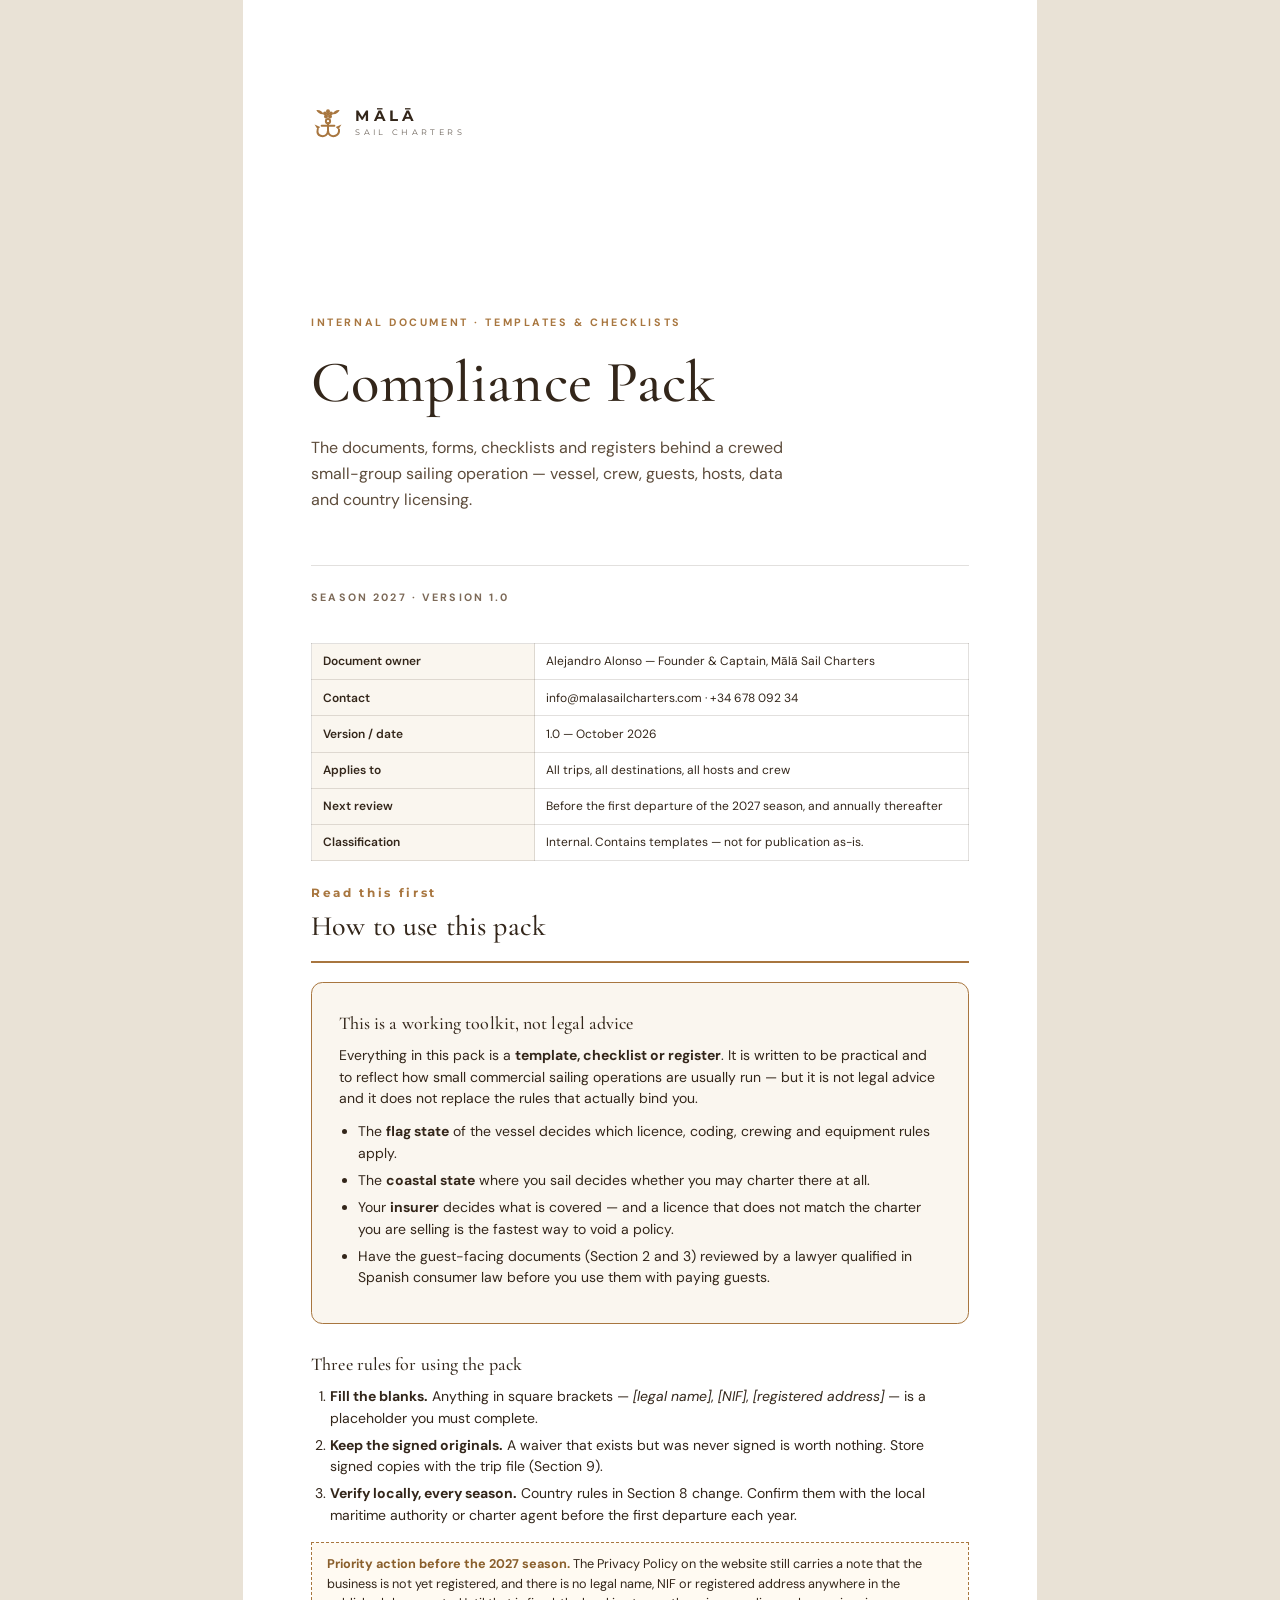
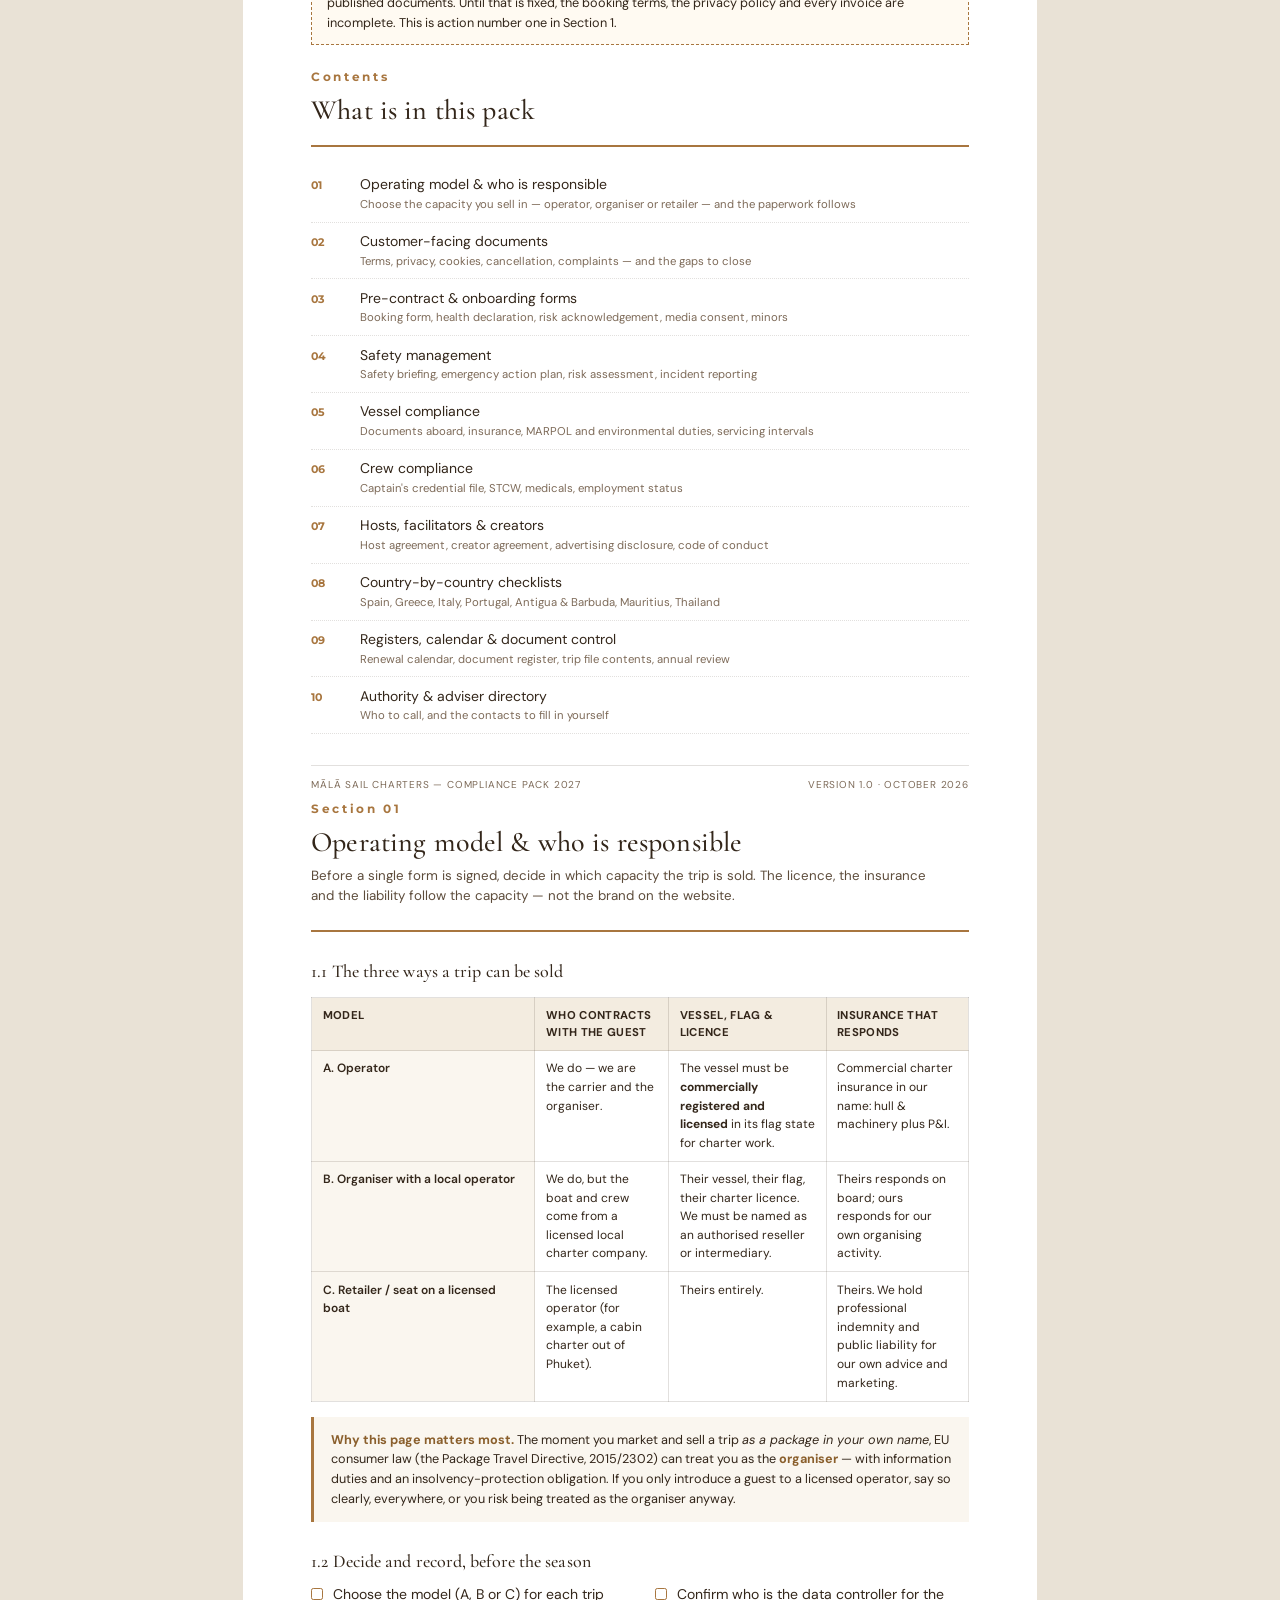
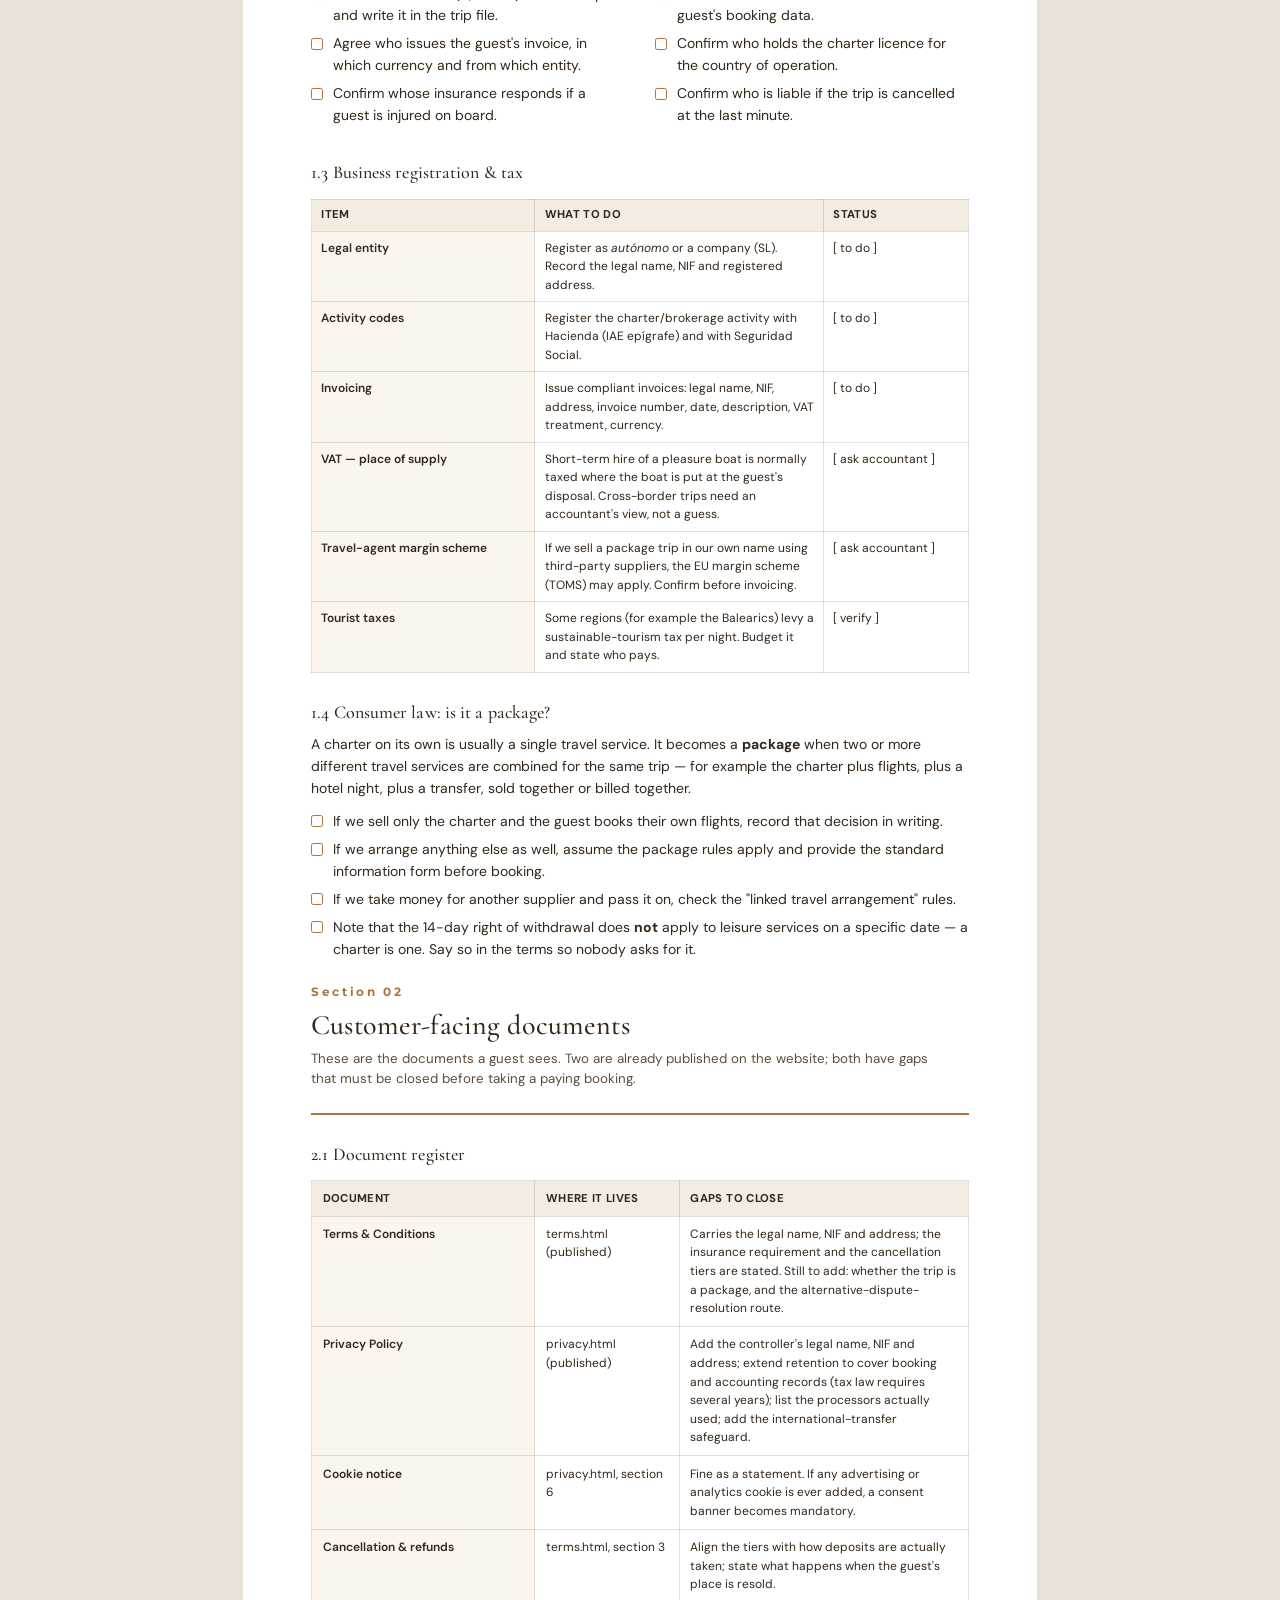
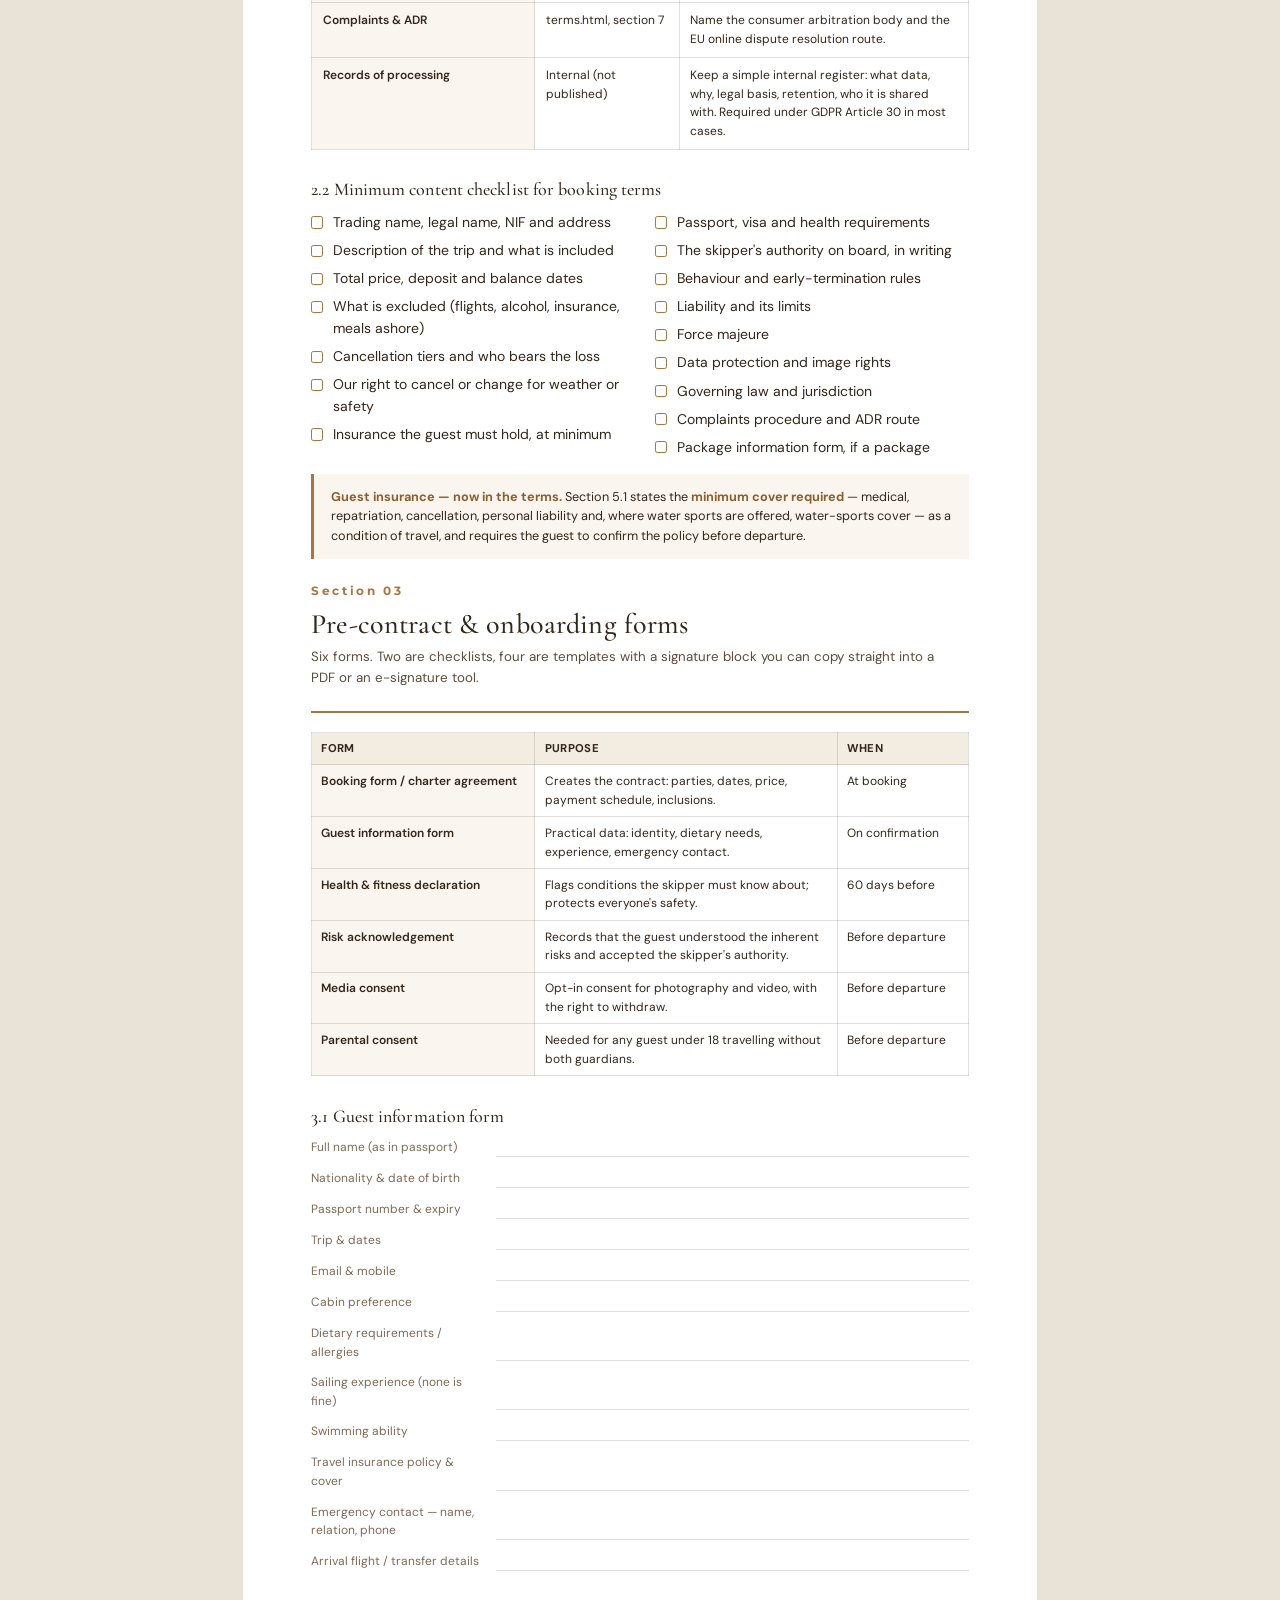
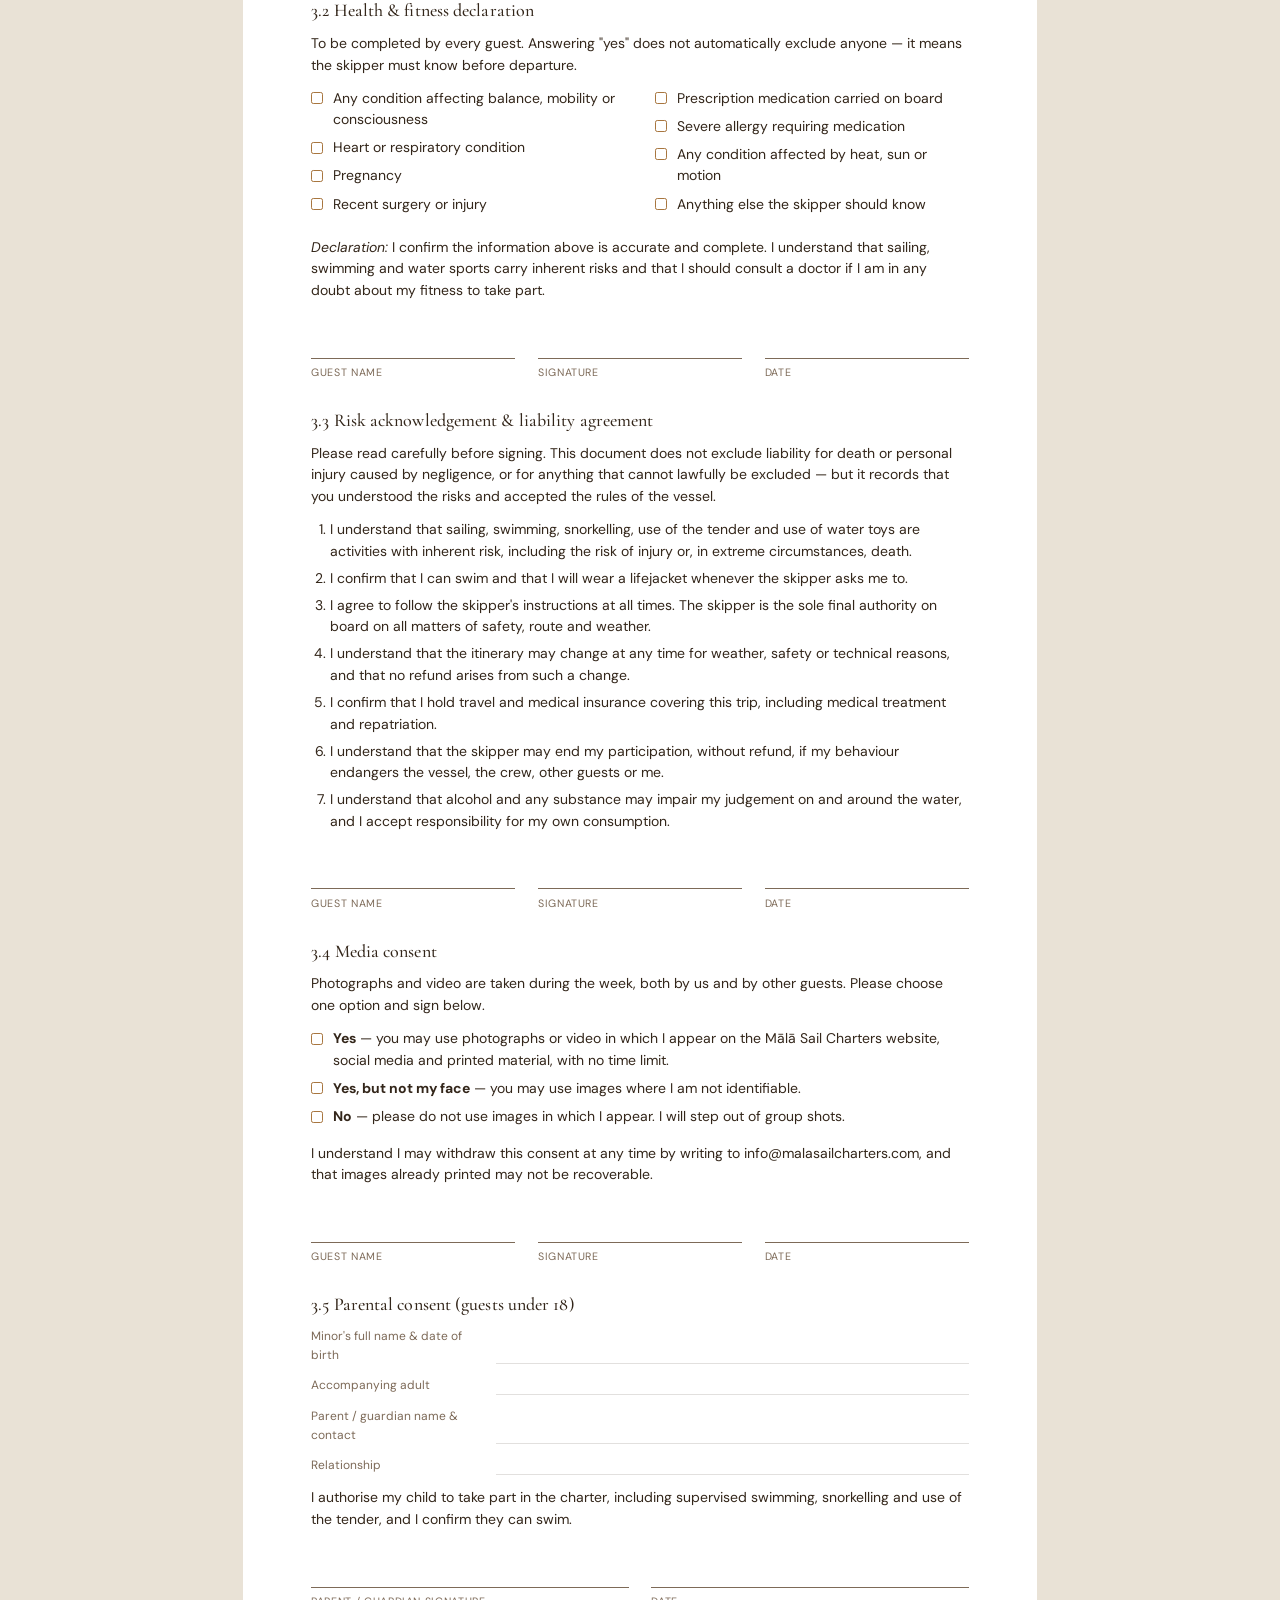
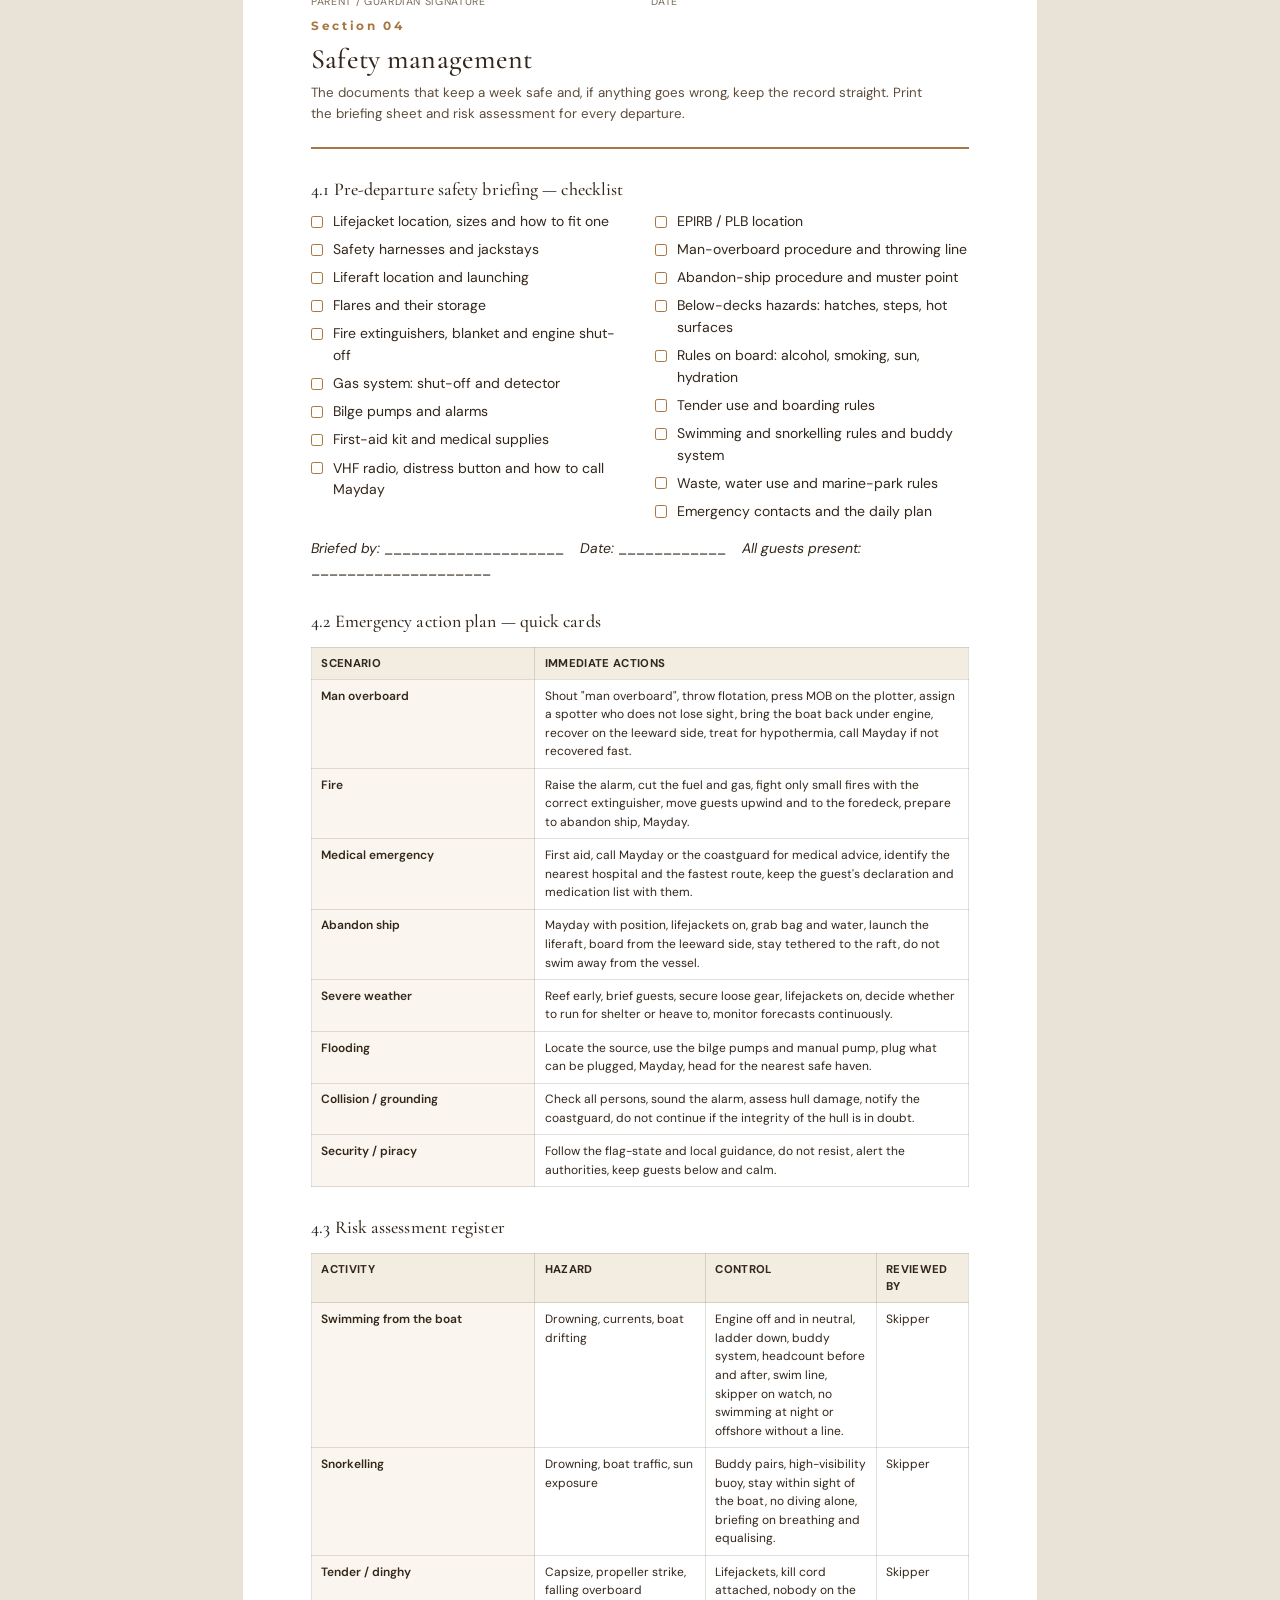
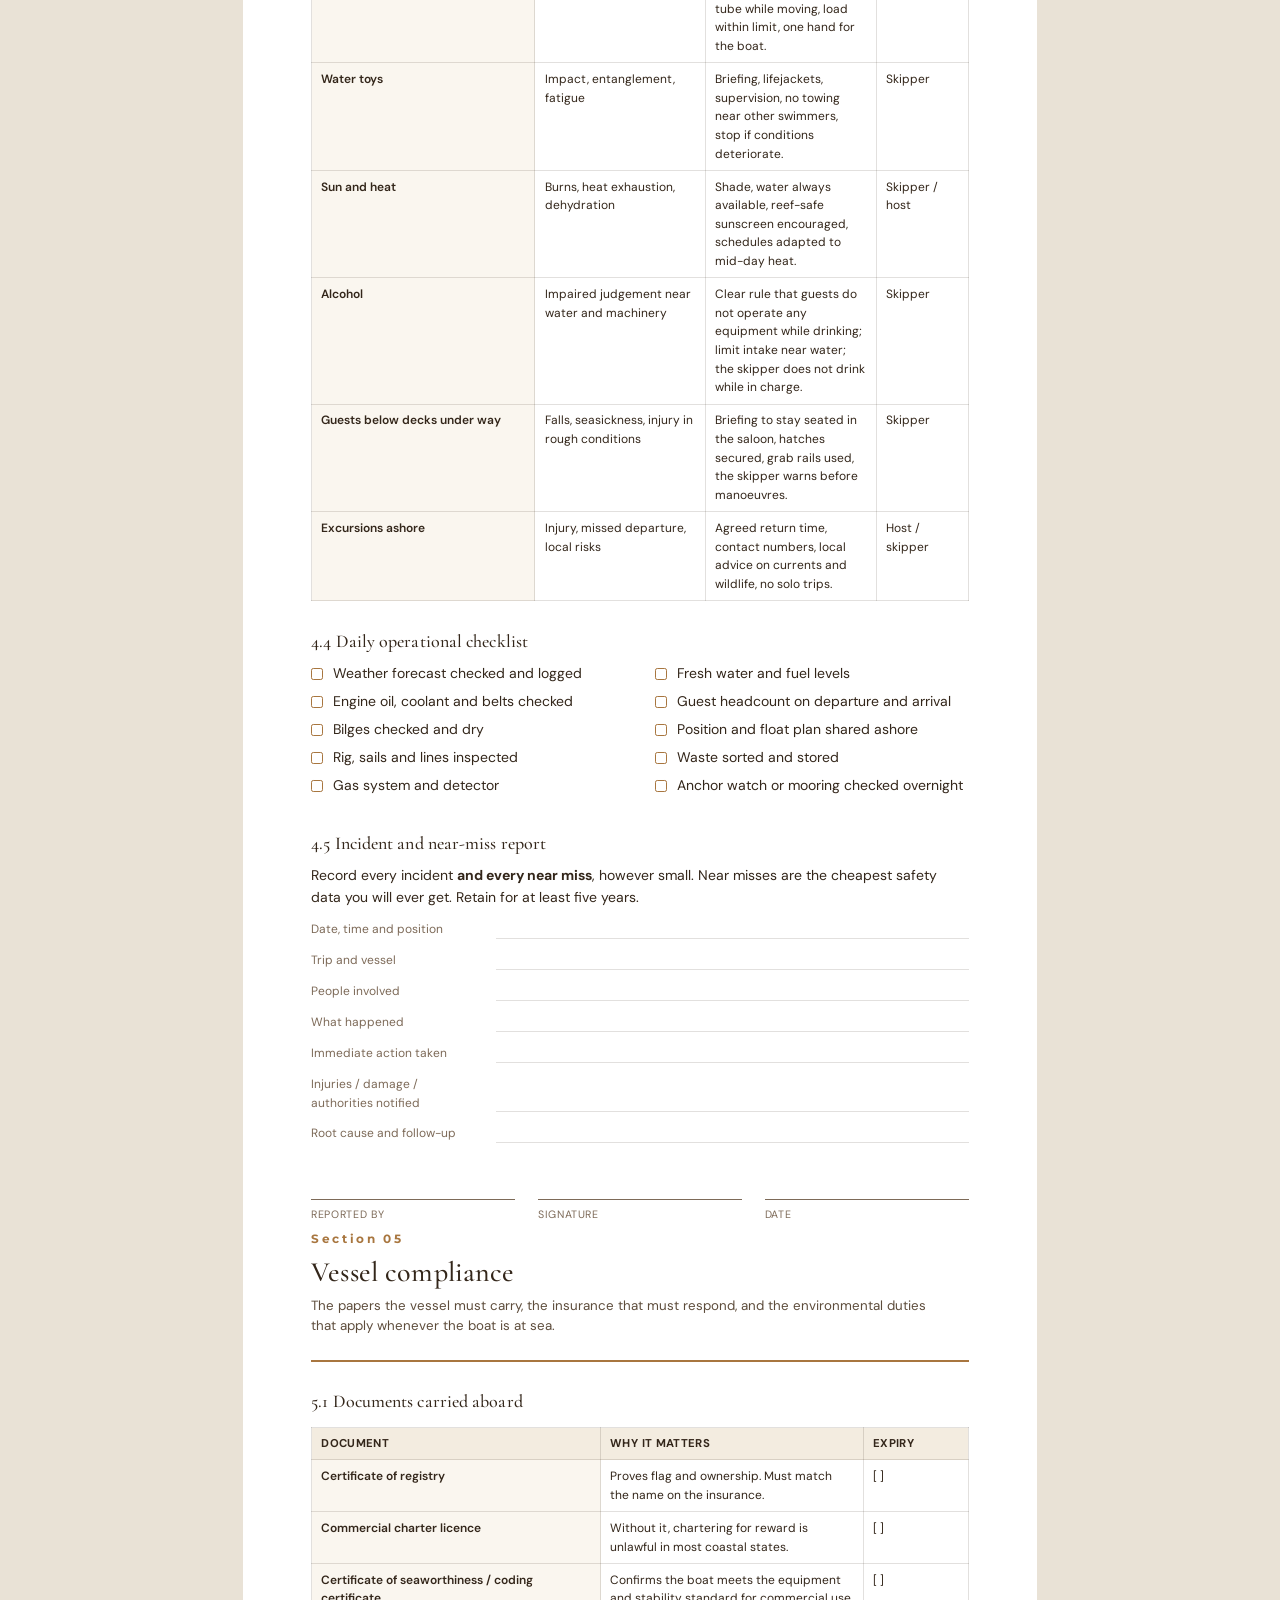
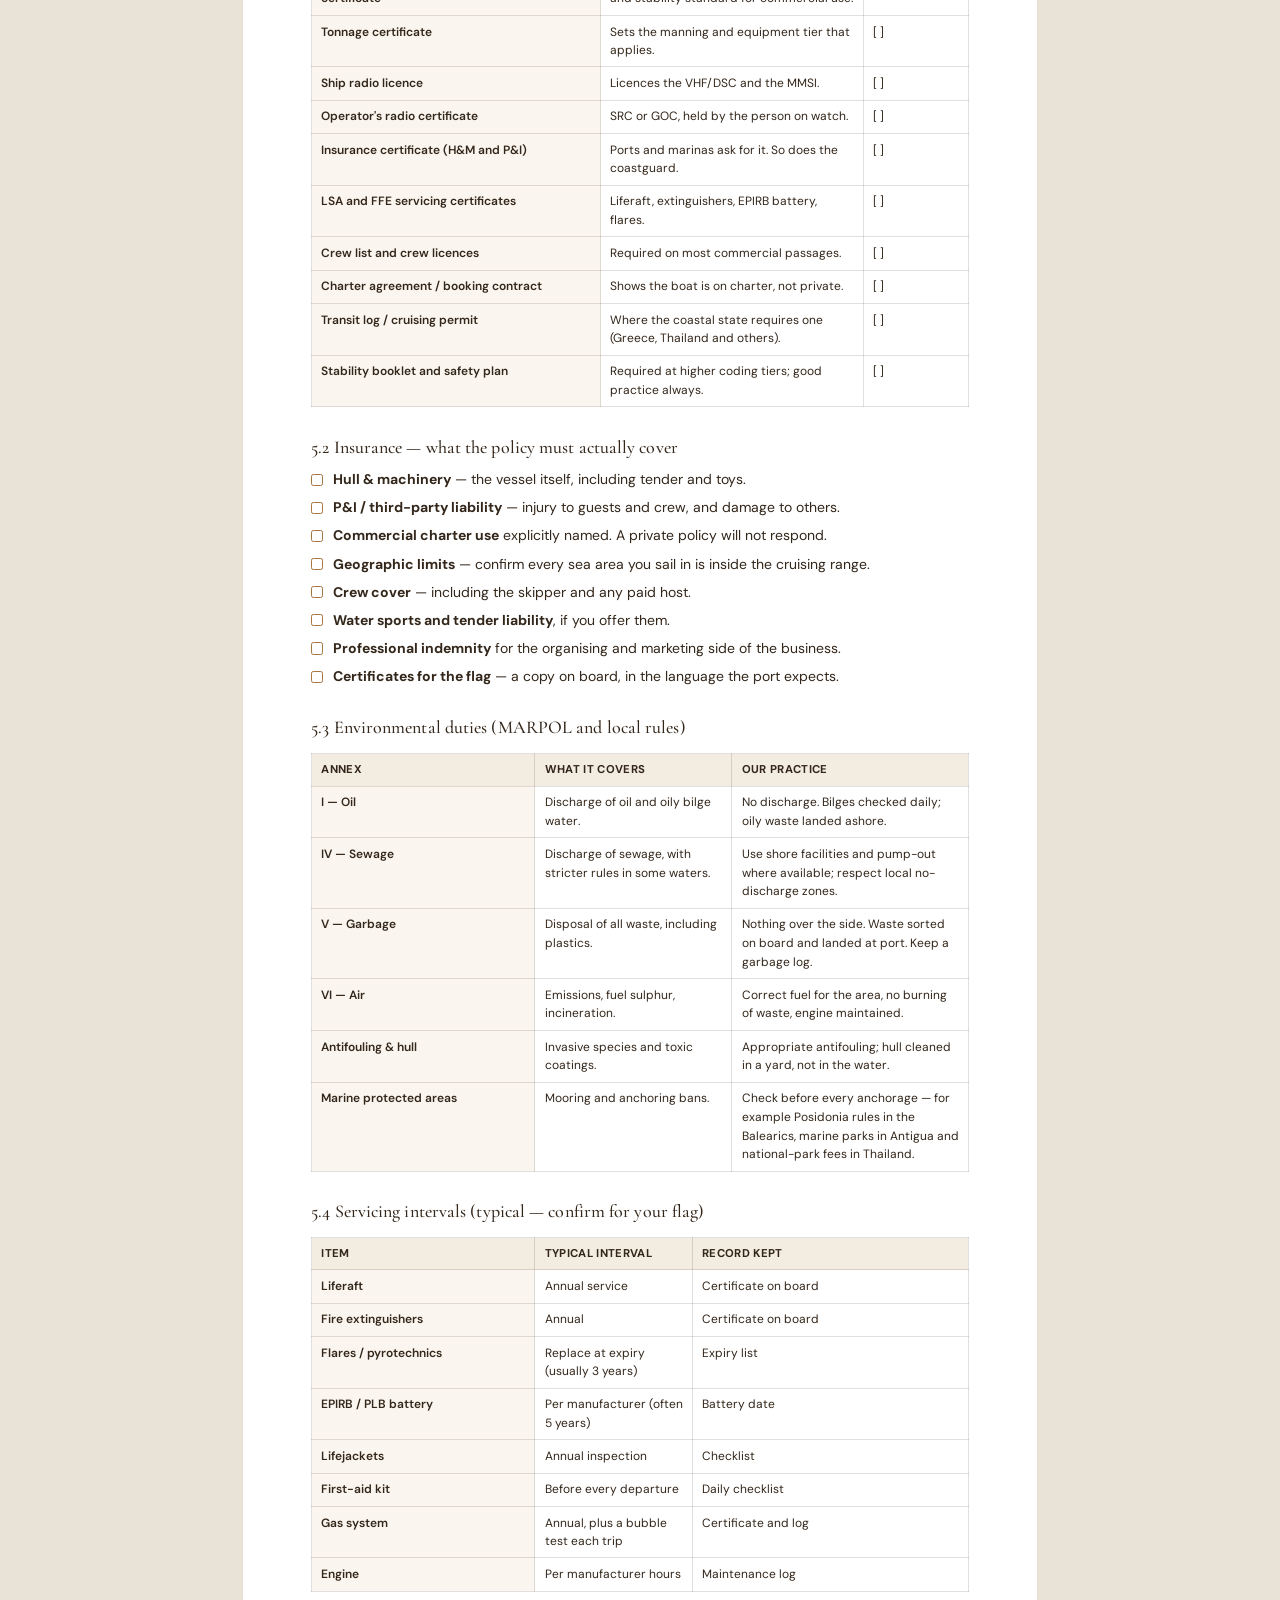
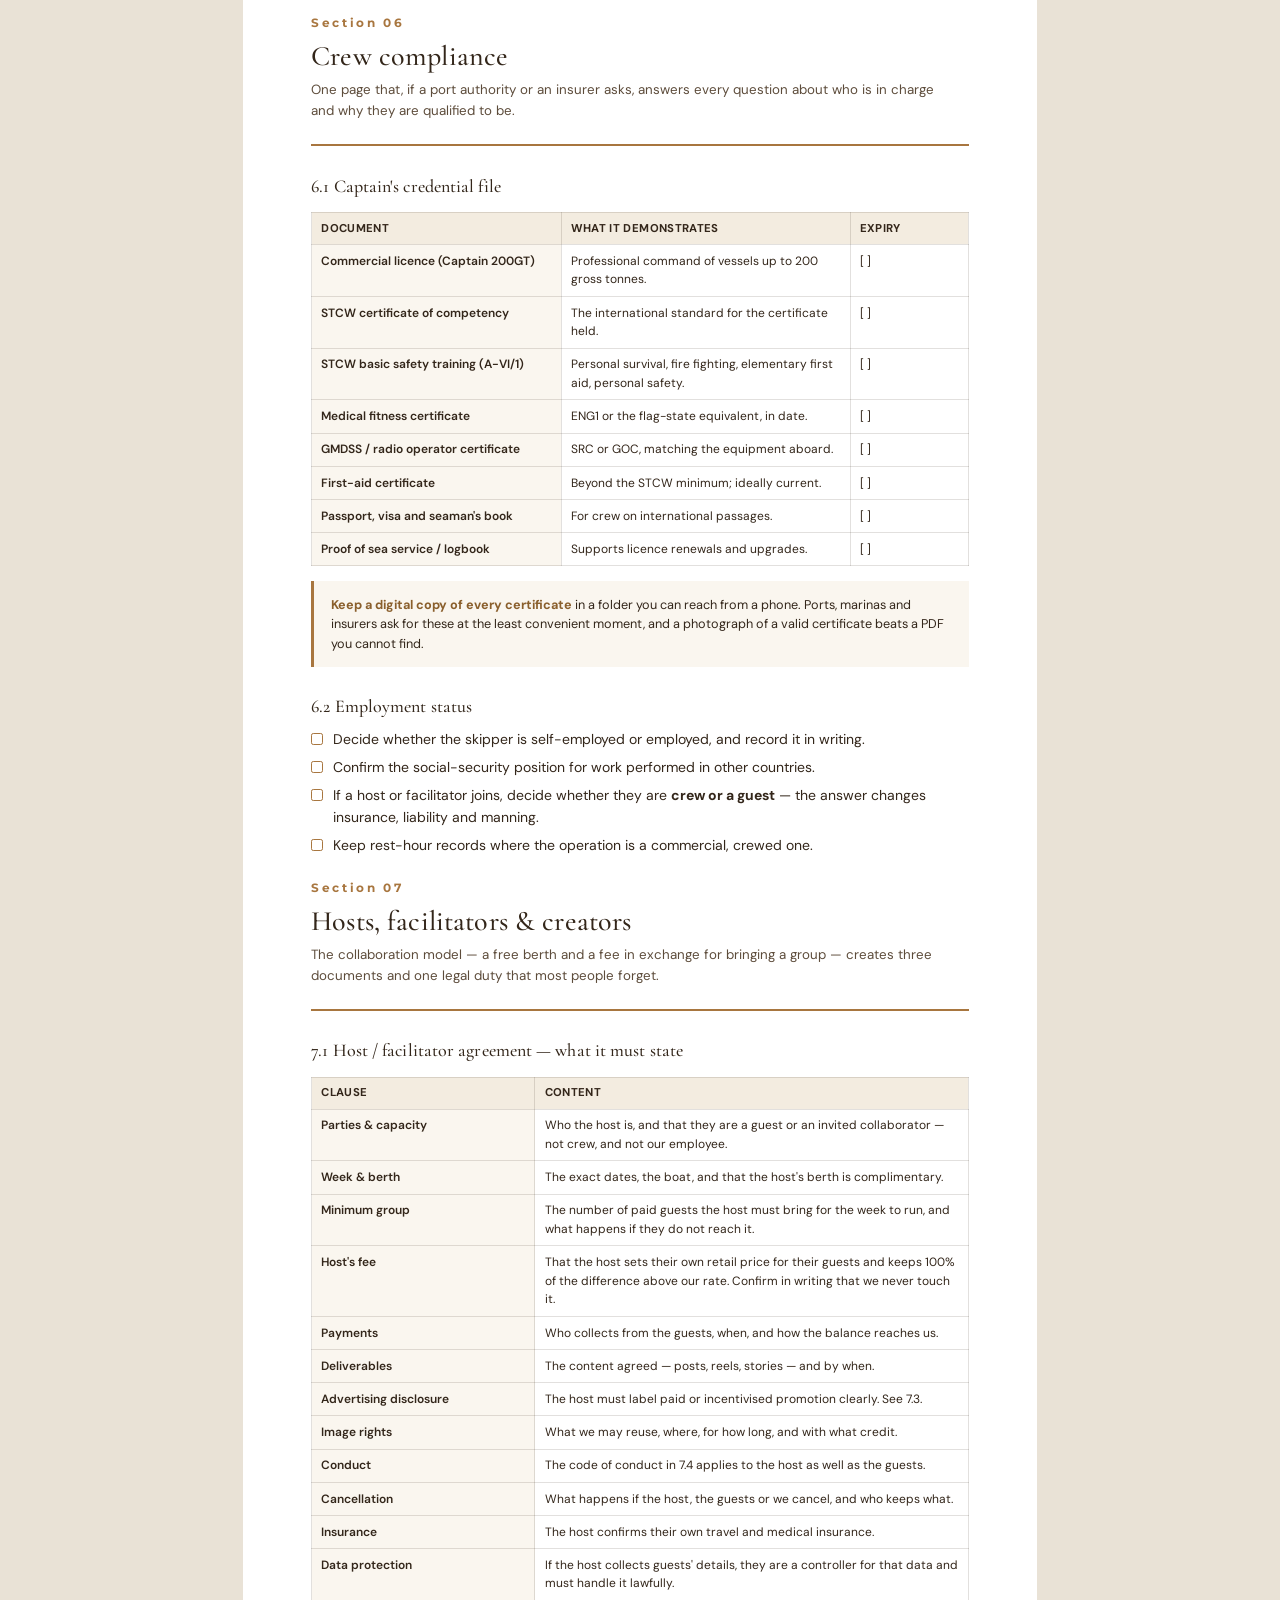
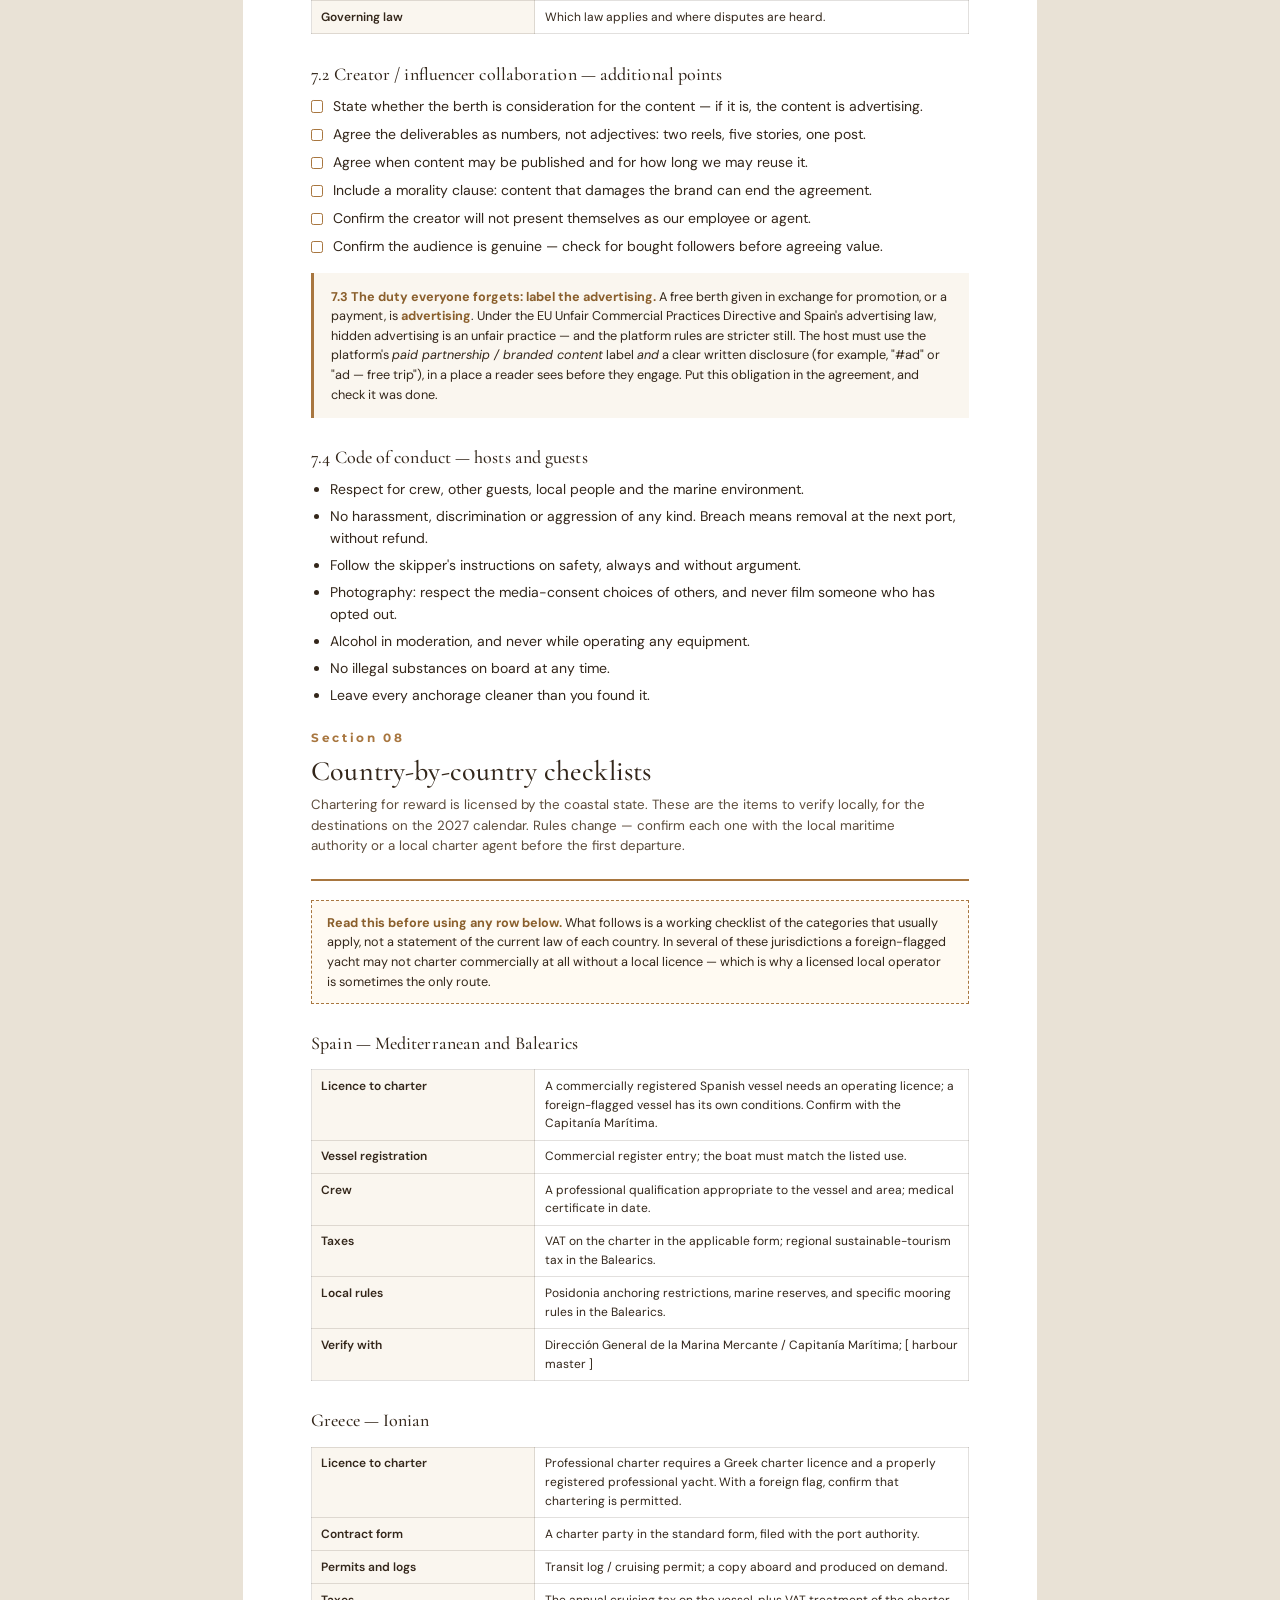
<file: compliance.html>
<!DOCTYPE html>
<html lang="en">
<head>
  <meta charset="UTF-8" />
  <meta name="viewport" content="width=device-width, initial-scale=1.0" />
  <title>Compliance Pack 2027 — Mālā Sail Charters</title>
  <meta name="robots" content="noindex, nofollow" />
  <meta name="description" content="Compliance pack: templates, checklists and registers for a crewed small-group sailing operation." />

  <link rel="preconnect" href="https://fonts.googleapis.com" />
  <link rel="preconnect" href="https://fonts.gstatic.com" crossorigin />
  <link href="https://fonts.googleapis.com/css2?family=DM+Sans:ital,opsz,wght@0,9..40,300..700;1,9..40,300..700&family=Cormorant+Garamond:ital,wght@0,300..700;1,300..700&family=Montserrat:wght@300;400;700&display=swap" rel="stylesheet" />

  <style>
    :root {
      --ink: #33261a;
      --ink-muted: #5d4c3b;
      --ink-soft: #7d6a58;
      --bronze: #a8763f;
      --bronze-dark: #8a5f2c;
      --bronze-soft: #d9c3a3;
      --tint: #faf6ef;
      --tint-2: #f3ece0;
      --rule: rgba(51,38,26,0.14);
      --font-body: 'DM Sans', sans-serif;
      --font-display: 'Cormorant Garamond', Georgia, serif;
      --font-mark: 'Montserrat', sans-serif;
    }
    * { box-sizing: border-box; margin: 0; padding: 0; }

    body {
      font-family: var(--font-body);
      color: var(--ink);
      background: #e9e2d6;
      line-height: 1.55;
      font-size: 10.5pt;
      -webkit-print-color-adjust: exact;
      print-color-adjust: exact;
    }
    .sheet {
      max-width: 210mm;
      margin: 0 auto;
      background: #fff;
      padding: 20mm 18mm;
    }

    h1, h2, h3, h4 { font-family: var(--font-display); font-weight: 500; letter-spacing: 0.005em; }
    h2 { font-size: 21pt; line-height: 1.15; margin-bottom: 2mm; }
    h3 { font-size: 13.5pt; margin: 7mm 0 2mm; }
    h4 { font-family: var(--font-body); font-size: 10pt; font-weight: 700; letter-spacing: 0.02em; margin: 4mm 0 1.5mm; }
    p { margin-bottom: 3mm; }
    strong { font-weight: 700; }
    em { font-style: italic; }
    a { color: var(--bronze-dark); text-decoration: none; }

    /* ---------- cover ---------- */
    .cover { padding-top: 8mm; }
    .brandline { display: flex; align-items: center; gap: 10px; margin-bottom: 46mm; }
    .brandline svg { width: 34px; height: 34px; color: var(--bronze); flex-shrink: 0; }
    .brandline .mark {
      font-family: var(--font-mark); font-weight: 700; letter-spacing: 0.3em;
      text-transform: uppercase; font-size: 11pt; line-height: 1;
    }
    .brandline .mark small {
      display: block; font-size: 6pt; letter-spacing: 0.42em; font-weight: 400;
      margin-top: 4px; opacity: 0.72;
    }
    .cover .kicker {
      font-size: 8pt; font-weight: 700; letter-spacing: 0.24em; text-transform: uppercase;
      color: var(--bronze); margin-bottom: 6mm;
    }
    .cover h1 { font-size: 44pt; line-height: 1.02; margin-bottom: 6mm; }
    .cover .sub { font-size: 12pt; color: var(--ink-muted); max-width: 130mm; line-height: 1.6; }
    .cover .season {
      margin-top: 14mm; padding-top: 6mm; border-top: 1px solid var(--rule);
      font-size: 8pt; font-weight: 700; letter-spacing: 0.2em; text-transform: uppercase;
      color: var(--ink-soft);
    }

    /* ---------- notice ---------- */
    .notice {
      border: 1.4pt solid var(--bronze);
      border-radius: 3mm;
      padding: 7mm 7mm 5mm;
      background: var(--tint);
      margin-top: 4mm;
    }
    .notice h3 { margin-top: 0; }
    .notice ul { margin: 2mm 0 0 5mm; }
    .notice li { margin-bottom: 1.6mm; }

    /* ---------- contents ---------- */
    .toc { margin-top: 4mm; }
    .toc li {
      display: flex; gap: 4mm; align-items: baseline;
      padding: 2.2mm 0; border-bottom: 1px dotted var(--rule);
      list-style: none;
    }
    .toc .num {
      font-family: var(--font-mark); font-weight: 700; font-size: 8.5pt;
      color: var(--bronze); min-width: 9mm;
    }
    .toc .t { flex: 1; }
    .toc .t small { display: block; color: var(--ink-soft); font-size: 8.5pt; }

    /* ---------- sections ---------- */
    .section { break-before: page; page-break-before: always; padding-top: 2mm; }
    .section-head {
      border-bottom: 2.2pt solid var(--bronze);
      padding-bottom: 3mm; margin-bottom: 5mm;
    }
    .section-head .no {
      font-family: var(--font-mark); font-weight: 700; font-size: 9pt;
      letter-spacing: 0.22em; color: var(--bronze); display: block; margin-bottom: 2mm;
    }
    .section-head .lede { color: var(--ink-muted); font-size: 10pt; max-width: 165mm; }

    /* ---------- tables ---------- */
    table { width: 100%; border-collapse: collapse; margin: 3mm 0 4mm; font-size: 9pt; }
    caption {
      caption-side: top; text-align: left; font-weight: 700; font-size: 8.5pt;
      letter-spacing: 0.08em; text-transform: uppercase; color: var(--bronze-dark);
      padding-bottom: 2mm;
    }
    th, td { border: 0.75pt solid var(--rule); padding: 2.2mm 2.8mm; vertical-align: top; text-align: left; }
    thead th, tr.head th {
      background: var(--tint-2); font-weight: 700; font-size: 8.5pt;
      letter-spacing: 0.03em; text-transform: uppercase;
    }
    tbody th { background: var(--tint); font-weight: 600; width: 34%; }
    table.tight td, table.tight th { padding: 1.8mm 2.4mm; }

    /* ---------- lists ---------- */
    ul.list, ol.list { margin: 2mm 0 4mm 5mm; }
    ul.list li, ol.list li { margin-bottom: 1.4mm; }
    .check { list-style: none; margin: 2mm 0 4mm; }
    .check li { display: flex; gap: 2.6mm; margin-bottom: 1.7mm; align-items: flex-start; }
    .cb {
      flex-shrink: 0; width: 3.2mm; height: 3.2mm; margin-top: 1.2mm;
      border: 1.1pt solid var(--bronze); border-radius: 0.6mm;
    }
    .check.two { column-count: 2; column-gap: 8mm; }
    .check.two li { break-inside: avoid; }

    /* ---------- callouts ---------- */
    .callout {
      border-left: 2.6pt solid var(--bronze);
      background: var(--tint);
      padding: 3.5mm 4.5mm;
      margin: 4mm 0;
      font-size: 9.5pt;
    }
    .callout strong { color: var(--bronze-dark); }
    .gap {
      border: 0.9pt dashed var(--bronze);
      background: #fffaf2;
      padding: 3mm 4mm;
      margin: 3mm 0 4mm;
      font-size: 9.5pt;
    }
    .gap strong { color: var(--bronze-dark); }

    /* ---------- form / signature blocks ---------- */
    .field { display: flex; gap: 4mm; margin-bottom: 3.2mm; }
    .field .lbl { width: 45mm; flex-shrink: 0; color: var(--ink-soft); font-size: 9pt; }
    .field .line { flex: 1; border-bottom: 0.75pt solid var(--rule); min-height: 5mm; }
    .sig { display: flex; gap: 6mm; margin-top: 6mm; }
    .sig > div { flex: 1; }
    .sig .ln { border-bottom: 0.9pt solid var(--ink-soft); height: 9mm; margin-bottom: 1.5mm; }
    .sig .cap { font-size: 8pt; color: var(--ink-soft); text-transform: uppercase; letter-spacing: 0.06em; }

    /* ---------- misc ---------- */
    .meta { width: 100%; font-size: 9pt; }
    .endnote {
      margin-top: 6mm; padding-top: 3mm; border-top: 1px solid var(--rule);
      font-size: 8.5pt; color: var(--ink-soft);
    }
    .docfoot {
      margin-top: 8mm; padding-top: 3mm; border-top: 1px solid var(--rule);
      display: flex; justify-content: space-between; gap: 4mm;
      font-size: 7.5pt; letter-spacing: 0.08em; text-transform: uppercase; color: var(--ink-soft);
    }

    @page { size: A4; margin: 17mm 16mm 15mm; }
    @media print {
      body { background: #fff; font-size: 10pt; }
      .sheet { max-width: none; margin: 0; padding: 0; }
      .section { padding-top: 0; }
      table, .callout, .gap, .notice, .sig { break-inside: avoid; page-break-inside: avoid; }
      h2, h3, h4 { break-after: avoid; page-break-after: avoid; }
      tr { break-inside: avoid; }
      .cover { padding-top: 0; }
      .cover { break-after: page; page-break-after: always; }
    }
  </style>

  <!-- Print-only static font faces: keeps the PDF embedding real TrueType instead of Type3 -->
  <link rel="stylesheet" href="print-fonts.css" />
</head>
<body>
<div class="sheet">

  <!-- ================= COVER ================= -->
  <div class="cover">
    <div class="brandline">
      <svg viewBox="0 0 48 48" fill="none" xmlns="http://www.w3.org/2000/svg" aria-hidden="true">
        <g fill="currentColor">
          <path d="M17.8 11.6C13.2 12.2 9.2 10 7.6 5.8 12.2 5.2 16.2 7.6 17.8 11.6Z"/>
          <path d="M30.2 11.6C34.8 12.2 38.8 10 40.4 5.8 35.8 5.2 31.8 7.6 30.2 11.6Z"/>
          <circle cx="24" cy="7.5" r="2.8"/><circle cx="28.2" cy="10.4" r="2.8"/>
          <circle cx="26.8" cy="14.8" r="2.8"/><circle cx="21.2" cy="14.8" r="2.8"/>
          <circle cx="19.8" cy="10.4" r="2.8"/><circle cx="24" cy="11.6" r="2.2"/>
        </g>
        <g stroke="currentColor" stroke-width="2.8" stroke-linecap="round" stroke-linejoin="round" fill="none">
          <circle cx="24" cy="21.5" r="3"/>
          <path d="M24 24.5V34.5"/><path d="M15 28H33"/>
          <path d="M24 34.5C24 40.5 19 44 13.5 42 10 40.7 8.5 37 9.5 33"/>
          <path d="M24 34.5C24 40.5 29 44 34.5 42 38 40.7 40 37 39.5 33"/>
        </g>
        <g fill="currentColor">
          <path d="M9.5 33 5 26 13 29.5Z"/><path d="M38.5 33 43 26 35 29.5Z"/>
        </g>
      </svg>
      <div class="mark">Mālā<small>Sail Charters</small></div>
    </div>

    <div class="kicker">Internal document · Templates &amp; checklists</div>
    <h1>Compliance Pack</h1>
    <p class="sub">The documents, forms, checklists and registers behind a crewed small-group
    sailing operation — vessel, crew, guests, hosts, data and country licensing.</p>
    <div class="season">Season 2027 · Version 1.0</div>

    <table class="meta" style="margin-top:10mm">
      <tbody>
        <tr><th>Document owner</th><td>Alejandro Alonso — Founder &amp; Captain, Mālā Sail Charters</td></tr>
        <tr><th>Contact</th><td>info@malasailcharters.com · +34 678 092 34</td></tr>
        <tr><th>Version / date</th><td>1.0 — October 2026</td></tr>
        <tr><th>Applies to</th><td>All trips, all destinations, all hosts and crew</td></tr>
        <tr><th>Next review</th><td>Before the first departure of the 2027 season, and annually thereafter</td></tr>
        <tr><th>Classification</th><td>Internal. Contains templates — not for publication as-is.</td></tr>
      </tbody>
    </table>
  </div>

  <!-- ================= NOTICE ================= -->
  <div class="section">
    <div class="section-head">
      <span class="no">Read this first</span>
      <h2>How to use this pack</h2>
    </div>

    <div class="notice">
      <h3>This is a working toolkit, not legal advice</h3>
      <p>Everything in this pack is a <strong>template, checklist or register</strong>. It is written
      to be practical and to reflect how small commercial sailing operations are usually run — but
      it is not legal advice and it does not replace the rules that actually bind you.</p>
      <ul class="list">
        <li>The <strong>flag state</strong> of the vessel decides which licence, coding, crewing and
        equipment rules apply.</li>
        <li>The <strong>coastal state</strong> where you sail decides whether you may charter there at all.</li>
        <li>Your <strong>insurer</strong> decides what is covered — and a licence that does not match
        the charter you are selling is the fastest way to void a policy.</li>
        <li>Have the guest-facing documents (Section 2 and 3) reviewed by a lawyer qualified in
        Spanish consumer law before you use them with paying guests.</li>
      </ul>
    </div>

    <h3>Three rules for using the pack</h3>
    <ol class="list">
      <li><strong>Fill the blanks.</strong> Anything in square brackets — <em>[legal name]</em>,
      <em>[NIF]</em>, <em>[registered address]</em> — is a placeholder you must complete.</li>
      <li><strong>Keep the signed originals.</strong> A waiver that exists but was never signed is
      worth nothing. Store signed copies with the trip file (Section 9).</li>
      <li><strong>Verify locally, every season.</strong> Country rules in Section 8 change. Confirm
      them with the local maritime authority or charter agent before the first departure each year.</li>
    </ol>

    <div class="gap">
      <strong>Priority action before the 2027 season.</strong> The Privacy Policy on the website
      still carries a note that the business is not yet registered, and there is no legal name, NIF
      or registered address anywhere in the published documents. Until that is fixed, the booking
      terms, the privacy policy and every invoice are incomplete. This is action number one in
      Section 1.
    </div>
  </div>

  <!-- ================= CONTENTS ================= -->
  <div class="section">
    <div class="section-head">
      <span class="no">Contents</span>
      <h2>What is in this pack</h2>
    </div>

    <ul class="toc">
      <li><span class="num">01</span><span class="t">Operating model &amp; who is responsible
        <small>Choose the capacity you sell in — operator, organiser or retailer — and the paperwork follows</small></span></li>
      <li><span class="num">02</span><span class="t">Customer-facing documents
        <small>Terms, privacy, cookies, cancellation, complaints — and the gaps to close</small></span></li>
      <li><span class="num">03</span><span class="t">Pre-contract &amp; onboarding forms
        <small>Booking form, health declaration, risk acknowledgement, media consent, minors</small></span></li>
      <li><span class="num">04</span><span class="t">Safety management
        <small>Safety briefing, emergency action plan, risk assessment, incident reporting</small></span></li>
      <li><span class="num">05</span><span class="t">Vessel compliance
        <small>Documents aboard, insurance, MARPOL and environmental duties, servicing intervals</small></span></li>
      <li><span class="num">06</span><span class="t">Crew compliance
        <small>Captain's credential file, STCW, medicals, employment status</small></span></li>
      <li><span class="num">07</span><span class="t">Hosts, facilitators &amp; creators
        <small>Host agreement, creator agreement, advertising disclosure, code of conduct</small></span></li>
      <li><span class="num">08</span><span class="t">Country-by-country checklists
        <small>Spain, Greece, Italy, Portugal, Antigua &amp; Barbuda, Mauritius, Thailand</small></span></li>
      <li><span class="num">09</span><span class="t">Registers, calendar &amp; document control
        <small>Renewal calendar, document register, trip file contents, annual review</small></span></li>
      <li><span class="num">10</span><span class="t">Authority &amp; adviser directory
        <small>Who to call, and the contacts to fill in yourself</small></span></li>
    </ul>

    <div class="docfoot">
      <span>Mālā Sail Charters — Compliance Pack 2027</span>
      <span>Version 1.0 · October 2026</span>
    </div>
  </div>

  <!-- ================= 1 ================= -->
  <div class="section">
    <div class="section-head">
      <span class="no">Section 01</span>
      <h2>Operating model &amp; who is responsible</h2>
      <p class="lede">Before a single form is signed, decide in which capacity the trip is sold.
      The licence, the insurance and the liability follow the capacity — not the brand on the website.</p>
    </div>

    <h3>1.1 The three ways a trip can be sold</h3>
    <table>
      <thead>
        <tr><th style="width:16%">Model</th><th>Who contracts with the guest</th><th>Vessel, flag &amp; licence</th><th>Insurance that responds</th></tr>
      </thead>
      <tbody>
        <tr>
          <th>A. Operator</th>
          <td>We do — we are the carrier and the organiser.</td>
          <td>The vessel must be <strong>commercially registered and licensed</strong> in its flag state for charter work.</td>
          <td>Commercial charter insurance in our name: hull &amp; machinery plus P&amp;I.</td>
        </tr>
        <tr>
          <th>B. Organiser with a local operator</th>
          <td>We do, but the boat and crew come from a licensed local charter company.</td>
          <td>Their vessel, their flag, their charter licence. We must be named as an authorised reseller or intermediary.</td>
          <td>Theirs responds on board; ours responds for our own organising activity.</td>
        </tr>
        <tr>
          <th>C. Retailer / seat on a licensed boat</th>
          <td>The licensed operator (for example, a cabin charter out of Phuket).</td>
          <td>Theirs entirely.</td>
          <td>Theirs. We hold professional indemnity and public liability for our own advice and marketing.</td>
        </tr>
      </tbody>
    </table>

    <div class="callout">
      <strong>Why this page matters most.</strong> The moment you market and sell a trip
      <em>as a package in your own name</em>, EU consumer law (the Package Travel Directive,
      2015/2302) can treat you as the <strong>organiser</strong> — with information duties and an
      insolvency-protection obligation. If you only introduce a guest to a licensed operator, say so
      clearly, everywhere, or you risk being treated as the organiser anyway.
    </div>

    <h3>1.2 Decide and record, before the season</h3>
    <ul class="check two">
      <li><span class="cb"></span><span>Choose the model (A, B or C) for each trip and write it in the trip file.</span></li>
      <li><span class="cb"></span><span>Agree who issues the guest's invoice, in which currency and from which entity.</span></li>
      <li><span class="cb"></span><span>Confirm whose insurance responds if a guest is injured on board.</span></li>
      <li><span class="cb"></span><span>Confirm who is the data controller for the guest's booking data.</span></li>
      <li><span class="cb"></span><span>Confirm who holds the charter licence for the country of operation.</span></li>
      <li><span class="cb"></span><span>Confirm who is liable if the trip is cancelled at the last minute.</span></li>
    </ul>

    <h3>1.3 Business registration &amp; tax</h3>
    <table class="tight">
      <thead><tr><th style="width:34%">Item</th><th>What to do</th><th style="width:22%">Status</th></tr></thead>
      <tbody>
        <tr><th>Legal entity</th><td>Register as <em>autónomo</em> or a company (SL). Record the legal name, NIF and registered address.</td><td>[ to do ]</td></tr>
        <tr><th>Activity codes</th><td>Register the charter/brokerage activity with Hacienda (IAE epígrafe) and with Seguridad Social.</td><td>[ to do ]</td></tr>
        <tr><th>Invoicing</th><td>Issue compliant invoices: legal name, NIF, address, invoice number, date, description, VAT treatment, currency.</td><td>[ to do ]</td></tr>
        <tr><th>VAT — place of supply</th><td>Short-term hire of a pleasure boat is normally taxed where the boat is put at the guest's disposal. Cross-border trips need an accountant's view, not a guess.</td><td>[ ask accountant ]</td></tr>
        <tr><th>Travel-agent margin scheme</th><td>If we sell a package trip in our own name using third-party suppliers, the EU margin scheme (TOMS) may apply. Confirm before invoicing.</td><td>[ ask accountant ]</td></tr>
        <tr><th>Tourist taxes</th><td>Some regions (for example the Balearics) levy a sustainable-tourism tax per night. Budget it and state who pays.</td><td>[ verify ]</td></tr>
      </tbody>
    </table>

    <h3>1.4 Consumer law: is it a package?</h3>
    <p>A charter on its own is usually a single travel service. It becomes a <strong>package</strong>
    when two or more different travel services are combined for the same trip — for example the
    charter plus flights, plus a hotel night, plus a transfer, sold together or billed together.</p>
    <ul class="check">
      <li><span class="cb"></span><span>If we sell only the charter and the guest books their own flights, record that decision in writing.</span></li>
      <li><span class="cb"></span><span>If we arrange anything else as well, assume the package rules apply and provide the standard information form before booking.</span></li>
      <li><span class="cb"></span><span>If we take money for another supplier and pass it on, check the "linked travel arrangement" rules.</span></li>
      <li><span class="cb"></span><span>Note that the 14-day right of withdrawal does <strong>not</strong> apply to leisure services on a specific date — a charter is one. Say so in the terms so nobody asks for it.</span></li>
    </ul>
  </div>

  <!-- ================= 2 ================= -->
  <div class="section">
    <div class="section-head">
      <span class="no">Section 02</span>
      <h2>Customer-facing documents</h2>
      <p class="lede">These are the documents a guest sees. Two are already published on the website;
      both have gaps that must be closed before taking a paying booking.</p>
    </div>

    <h3>2.1 Document register</h3>
    <table>
      <thead><tr><th style="width:26%">Document</th><th style="width:22%">Where it lives</th><th>Gaps to close</th></tr></thead>
      <tbody>
        <tr>
          <th>Terms &amp; Conditions</th>
          <td>terms.html (published)</td>
          <td>Carries the legal name, NIF and address; the insurance requirement and the cancellation tiers are stated. Still to add: whether the trip is a package, and the alternative-dispute-resolution route.</td>
        </tr>
        <tr>
          <th>Privacy Policy</th>
          <td>privacy.html (published)</td>
          <td>Add the controller's legal name, NIF and address; extend retention to cover booking and accounting records (tax law requires several years); list the processors actually used; add the international-transfer safeguard.</td>
        </tr>
        <tr>
          <th>Cookie notice</th>
          <td>privacy.html, section 6</td>
          <td>Fine as a statement. If any advertising or analytics cookie is ever added, a consent banner becomes mandatory.</td>
        </tr>
        <tr>
          <th>Cancellation &amp; refunds</th>
          <td>terms.html, section 3</td>
          <td>Align the tiers with how deposits are actually taken; state what happens when the guest's place is resold.</td>
        </tr>
        <tr>
          <th>Complaints &amp; ADR</th>
          <td>terms.html, section 7</td>
          <td>Name the consumer arbitration body and the EU online dispute resolution route.</td>
        </tr>
        <tr>
          <th>Records of processing</th>
          <td>Internal (not published)</td>
          <td>Keep a simple internal register: what data, why, legal basis, retention, who it is shared with. Required under GDPR Article 30 in most cases.</td>
        </tr>
      </tbody>
    </table>

    <h3>2.2 Minimum content checklist for booking terms</h3>
    <ul class="check two">
      <li><span class="cb"></span><span>Trading name, legal name, NIF and address</span></li>
      <li><span class="cb"></span><span>Description of the trip and what is included</span></li>
      <li><span class="cb"></span><span>Total price, deposit and balance dates</span></li>
      <li><span class="cb"></span><span>What is excluded (flights, alcohol, insurance, meals ashore)</span></li>
      <li><span class="cb"></span><span>Cancellation tiers and who bears the loss</span></li>
      <li><span class="cb"></span><span>Our right to cancel or change for weather or safety</span></li>
      <li><span class="cb"></span><span>Insurance the guest must hold, at minimum</span></li>
      <li><span class="cb"></span><span>Passport, visa and health requirements</span></li>
      <li><span class="cb"></span><span>The skipper's authority on board, in writing</span></li>
      <li><span class="cb"></span><span>Behaviour and early-termination rules</span></li>
      <li><span class="cb"></span><span>Liability and its limits</span></li>
      <li><span class="cb"></span><span>Force majeure</span></li>
      <li><span class="cb"></span><span>Data protection and image rights</span></li>
      <li><span class="cb"></span><span>Governing law and jurisdiction</span></li>
      <li><span class="cb"></span><span>Complaints procedure and ADR route</span></li>
      <li><span class="cb"></span><span>Package information form, if a package</span></li>
    </ul>

    <div class="callout">
      <strong>Guest insurance — now in the terms.</strong> Section 5.1 states the
      <strong>minimum cover required</strong> — medical, repatriation, cancellation, personal
      liability and, where water sports are offered, water-sports cover — as a condition of travel,
      and requires the guest to confirm the policy before departure.
    </div>
  </div>

  <!-- ================= 3 ================= -->
  <div class="section">
    <div class="section-head">
      <span class="no">Section 03</span>
      <h2>Pre-contract &amp; onboarding forms</h2>
      <p class="lede">Six forms. Two are checklists, four are templates with a signature block you
      can copy straight into a PDF or an e-signature tool.</p>
    </div>

    <table class="tight">
      <thead><tr><th style="width:30%">Form</th><th>Purpose</th><th style="width:20%">When</th></tr></thead>
      <tbody>
        <tr><th>Booking form / charter agreement</th><td>Creates the contract: parties, dates, price, payment schedule, inclusions.</td><td>At booking</td></tr>
        <tr><th>Guest information form</th><td>Practical data: identity, dietary needs, experience, emergency contact.</td><td>On confirmation</td></tr>
        <tr><th>Health &amp; fitness declaration</th><td>Flags conditions the skipper must know about; protects everyone's safety.</td><td>60 days before</td></tr>
        <tr><th>Risk acknowledgement</th><td>Records that the guest understood the inherent risks and accepted the skipper's authority.</td><td>Before departure</td></tr>
        <tr><th>Media consent</th><td>Opt-in consent for photography and video, with the right to withdraw.</td><td>Before departure</td></tr>
        <tr><th>Parental consent</th><td>Needed for any guest under 18 travelling without both guardians.</td><td>Before departure</td></tr>
      </tbody>
    </table>

    <h3>3.1 Guest information form</h3>
    <div class="field"><span class="lbl">Full name (as in passport)</span><span class="line"></span></div>
    <div class="field"><span class="lbl">Nationality &amp; date of birth</span><span class="line"></span></div>
    <div class="field"><span class="lbl">Passport number &amp; expiry</span><span class="line"></span></div>
    <div class="field"><span class="lbl">Trip &amp; dates</span><span class="line"></span></div>
    <div class="field"><span class="lbl">Email &amp; mobile</span><span class="line"></span></div>
    <div class="field"><span class="lbl">Cabin preference</span><span class="line"></span></div>
    <div class="field"><span class="lbl">Dietary requirements / allergies</span><span class="line"></span></div>
    <div class="field"><span class="lbl">Sailing experience (none is fine)</span><span class="line"></span></div>
    <div class="field"><span class="lbl">Swimming ability</span><span class="line"></span></div>
    <div class="field"><span class="lbl">Travel insurance policy &amp; cover</span><span class="line"></span></div>
    <div class="field"><span class="lbl">Emergency contact — name, relation, phone</span><span class="line"></span></div>
    <div class="field"><span class="lbl">Arrival flight / transfer details</span><span class="line"></span></div>

    <h3>3.2 Health &amp; fitness declaration</h3>
    <p>To be completed by every guest. Answering "yes" does not automatically exclude anyone — it
    means the skipper must know before departure.</p>
    <ul class="check two">
      <li><span class="cb"></span><span>Any condition affecting balance, mobility or consciousness</span></li>
      <li><span class="cb"></span><span>Heart or respiratory condition</span></li>
      <li><span class="cb"></span><span>Pregnancy</span></li>
      <li><span class="cb"></span><span>Recent surgery or injury</span></li>
      <li><span class="cb"></span><span>Prescription medication carried on board</span></li>
      <li><span class="cb"></span><span>Severe allergy requiring medication</span></li>
      <li><span class="cb"></span><span>Any condition affected by heat, sun or motion</span></li>
      <li><span class="cb"></span><span>Anything else the skipper should know</span></li>
    </ul>
    <p><em>Declaration:</em> I confirm the information above is accurate and complete. I understand
    that sailing, swimming and water sports carry inherent risks and that I should consult a doctor
    if I am in any doubt about my fitness to take part.</p>
    <div class="sig">
      <div><div class="ln"></div><div class="cap">Guest name</div></div>
      <div><div class="ln"></div><div class="cap">Signature</div></div>
      <div><div class="ln"></div><div class="cap">Date</div></div>
    </div>

    <h3>3.3 Risk acknowledgement &amp; liability agreement</h3>
    <p>Please read carefully before signing. This document does not exclude liability for death or
    personal injury caused by negligence, or for anything that cannot lawfully be excluded — but it
    records that you understood the risks and accepted the rules of the vessel.</p>
    <ol class="list">
      <li>I understand that sailing, swimming, snorkelling, use of the tender and use of water toys
      are activities with inherent risk, including the risk of injury or, in extreme circumstances, death.</li>
      <li>I confirm that I can swim and that I will wear a lifejacket whenever the skipper asks me to.</li>
      <li>I agree to follow the skipper's instructions at all times. The skipper is the sole final
      authority on board on all matters of safety, route and weather.</li>
      <li>I understand that the itinerary may change at any time for weather, safety or technical reasons,
      and that no refund arises from such a change.</li>
      <li>I confirm that I hold travel and medical insurance covering this trip, including medical
      treatment and repatriation.</li>
      <li>I understand that the skipper may end my participation, without refund, if my behaviour
      endangers the vessel, the crew, other guests or me.</li>
      <li>I understand that alcohol and any substance may impair my judgement on and around the water,
      and I accept responsibility for my own consumption.</li>
    </ol>
    <div class="sig">
      <div><div class="ln"></div><div class="cap">Guest name</div></div>
      <div><div class="ln"></div><div class="cap">Signature</div></div>
      <div><div class="ln"></div><div class="cap">Date</div></div>
    </div>

    <h3>3.4 Media consent</h3>
    <p>Photographs and video are taken during the week, both by us and by other guests. Please choose
    one option and sign below.</p>
    <ul class="check">
      <li><span class="cb"></span><span><strong>Yes</strong> — you may use photographs or video in which I appear on the Mālā Sail Charters website, social media and printed material, with no time limit.</span></li>
      <li><span class="cb"></span><span><strong>Yes, but not my face</strong> — you may use images where I am not identifiable.</span></li>
      <li><span class="cb"></span><span><strong>No</strong> — please do not use images in which I appear. I will step out of group shots.</span></li>
    </ul>
    <p>I understand I may withdraw this consent at any time by writing to
    info@malasailcharters.com, and that images already printed may not be recoverable.</p>
    <div class="sig">
      <div><div class="ln"></div><div class="cap">Guest name</div></div>
      <div><div class="ln"></div><div class="cap">Signature</div></div>
      <div><div class="ln"></div><div class="cap">Date</div></div>
    </div>

    <h3>3.5 Parental consent (guests under 18)</h3>
    <div class="field"><span class="lbl">Minor's full name &amp; date of birth</span><span class="line"></span></div>
    <div class="field"><span class="lbl">Accompanying adult</span><span class="line"></span></div>
    <div class="field"><span class="lbl">Parent / guardian name &amp; contact</span><span class="line"></span></div>
    <div class="field"><span class="lbl">Relationship</span><span class="line"></span></div>
    <p style="margin-top:3mm">I authorise my child to take part in the charter, including supervised
    swimming, snorkelling and use of the tender, and I confirm they can swim.</p>
    <div class="sig">
      <div><div class="ln"></div><div class="cap">Parent / guardian signature</div></div>
      <div><div class="ln"></div><div class="cap">Date</div></div>
    </div>
  </div>

  <!-- ================= 4 ================= -->
  <div class="section">
    <div class="section-head">
      <span class="no">Section 04</span>
      <h2>Safety management</h2>
      <p class="lede">The documents that keep a week safe and, if anything goes wrong, keep the
      record straight. Print the briefing sheet and risk assessment for every departure.</p>
    </div>

    <h3>4.1 Pre-departure safety briefing — checklist</h3>
    <ul class="check two">
      <li><span class="cb"></span><span>Lifejacket location, sizes and how to fit one</span></li>
      <li><span class="cb"></span><span>Safety harnesses and jackstays</span></li>
      <li><span class="cb"></span><span>Liferaft location and launching</span></li>
      <li><span class="cb"></span><span>Flares and their storage</span></li>
      <li><span class="cb"></span><span>Fire extinguishers, blanket and engine shut-off</span></li>
      <li><span class="cb"></span><span>Gas system: shut-off and detector</span></li>
      <li><span class="cb"></span><span>Bilge pumps and alarms</span></li>
      <li><span class="cb"></span><span>First-aid kit and medical supplies</span></li>
      <li><span class="cb"></span><span>VHF radio, distress button and how to call Mayday</span></li>
      <li><span class="cb"></span><span>EPIRB / PLB location</span></li>
      <li><span class="cb"></span><span>Man-overboard procedure and throwing line</span></li>
      <li><span class="cb"></span><span>Abandon-ship procedure and muster point</span></li>
      <li><span class="cb"></span><span>Below-decks hazards: hatches, steps, hot surfaces</span></li>
      <li><span class="cb"></span><span>Rules on board: alcohol, smoking, sun, hydration</span></li>
      <li><span class="cb"></span><span>Tender use and boarding rules</span></li>
      <li><span class="cb"></span><span>Swimming and snorkelling rules and buddy system</span></li>
      <li><span class="cb"></span><span>Waste, water use and marine-park rules</span></li>
      <li><span class="cb"></span><span>Emergency contacts and the daily plan</span></li>
    </ul>
    <p><em>Briefed by:</em> ____________________ &nbsp;&nbsp; <em>Date:</em> ____________ &nbsp;&nbsp;
    <em>All guests present:</em> ____________________</p>

    <h3>4.2 Emergency action plan — quick cards</h3>
    <table class="tight">
      <thead><tr><th style="width:24%">Scenario</th><th>Immediate actions</th></tr></thead>
      <tbody>
        <tr><th>Man overboard</th><td>Shout "man overboard", throw flotation, press MOB on the plotter, assign a spotter who does not lose sight, bring the boat back under engine, recover on the leeward side, treat for hypothermia, call Mayday if not recovered fast.</td></tr>
        <tr><th>Fire</th><td>Raise the alarm, cut the fuel and gas, fight only small fires with the correct extinguisher, move guests upwind and to the foredeck, prepare to abandon ship, Mayday.</td></tr>
        <tr><th>Medical emergency</th><td>First aid, call Mayday or the coastguard for medical advice, identify the nearest hospital and the fastest route, keep the guest's declaration and medication list with them.</td></tr>
        <tr><th>Abandon ship</th><td>Mayday with position, lifejackets on, grab bag and water, launch the liferaft, board from the leeward side, stay tethered to the raft, do not swim away from the vessel.</td></tr>
        <tr><th>Severe weather</th><td>Reef early, brief guests, secure loose gear, lifejackets on, decide whether to run for shelter or heave to, monitor forecasts continuously.</td></tr>
        <tr><th>Flooding</th><td>Locate the source, use the bilge pumps and manual pump, plug what can be plugged, Mayday, head for the nearest safe haven.</td></tr>
        <tr><th>Collision / grounding</th><td>Check all persons, sound the alarm, assess hull damage, notify the coastguard, do not continue if the integrity of the hull is in doubt.</td></tr>
        <tr><th>Security / piracy</th><td>Follow the flag-state and local guidance, do not resist, alert the authorities, keep guests below and calm.</td></tr>
      </tbody>
    </table>

    <h3>4.3 Risk assessment register</h3>
    <table class="tight">
      <thead><tr><th style="width:20%">Activity</th><th style="width:26%">Hazard</th><th>Control</th><th style="width:14%">Reviewed by</th></tr></thead>
      <tbody>
        <tr><th>Swimming from the boat</th><td>Drowning, currents, boat drifting</td><td>Engine off and in neutral, ladder down, buddy system, headcount before and after, swim line, skipper on watch, no swimming at night or offshore without a line.</td><td>Skipper</td></tr>
        <tr><th>Snorkelling</th><td>Drowning, boat traffic, sun exposure</td><td>Buddy pairs, high-visibility buoy, stay within sight of the boat, no diving alone, briefing on breathing and equalising.</td><td>Skipper</td></tr>
        <tr><th>Tender / dinghy</th><td>Capsize, propeller strike, falling overboard</td><td>Lifejackets, kill cord attached, nobody on the tube while moving, load within limit, one hand for the boat.</td><td>Skipper</td></tr>
        <tr><th>Water toys</th><td>Impact, entanglement, fatigue</td><td>Briefing, lifejackets, supervision, no towing near other swimmers, stop if conditions deteriorate.</td><td>Skipper</td></tr>
        <tr><th>Sun and heat</th><td>Burns, heat exhaustion, dehydration</td><td>Shade, water always available, reef-safe sunscreen encouraged, schedules adapted to mid-day heat.</td><td>Skipper / host</td></tr>
        <tr><th>Alcohol</th><td>Impaired judgement near water and machinery</td><td>Clear rule that guests do not operate any equipment while drinking; limit intake near water; the skipper does not drink while in charge.</td><td>Skipper</td></tr>
        <tr><th>Guests below decks under way</th><td>Falls, seasickness, injury in rough conditions</td><td>Briefing to stay seated in the saloon, hatches secured, grab rails used, the skipper warns before manoeuvres.</td><td>Skipper</td></tr>
        <tr><th>Excursions ashore</th><td>Injury, missed departure, local risks</td><td>Agreed return time, contact numbers, local advice on currents and wildlife, no solo trips.</td><td>Host / skipper</td></tr>
      </tbody>
    </table>

    <h3>4.4 Daily operational checklist</h3>
    <ul class="check two">
      <li><span class="cb"></span><span>Weather forecast checked and logged</span></li>
      <li><span class="cb"></span><span>Engine oil, coolant and belts checked</span></li>
      <li><span class="cb"></span><span>Bilges checked and dry</span></li>
      <li><span class="cb"></span><span>Rig, sails and lines inspected</span></li>
      <li><span class="cb"></span><span>Gas system and detector</span></li>
      <li><span class="cb"></span><span>Fresh water and fuel levels</span></li>
      <li><span class="cb"></span><span>Guest headcount on departure and arrival</span></li>
      <li><span class="cb"></span><span>Position and float plan shared ashore</span></li>
      <li><span class="cb"></span><span>Waste sorted and stored</span></li>
      <li><span class="cb"></span><span>Anchor watch or mooring checked overnight</span></li>
    </ul>

    <h3>4.5 Incident and near-miss report</h3>
    <p>Record every incident <strong>and every near miss</strong>, however small. Near misses are the
    cheapest safety data you will ever get. Retain for at least five years.</p>
    <div class="field"><span class="lbl">Date, time and position</span><span class="line"></span></div>
    <div class="field"><span class="lbl">Trip and vessel</span><span class="line"></span></div>
    <div class="field"><span class="lbl">People involved</span><span class="line"></span></div>
    <div class="field"><span class="lbl">What happened</span><span class="line"></span></div>
    <div class="field"><span class="lbl">Immediate action taken</span><span class="line"></span></div>
    <div class="field"><span class="lbl">Injuries / damage / authorities notified</span><span class="line"></span></div>
    <div class="field"><span class="lbl">Root cause and follow-up</span><span class="line"></span></div>
    <div class="sig">
      <div><div class="ln"></div><div class="cap">Reported by</div></div>
      <div><div class="ln"></div><div class="cap">Signature</div></div>
      <div><div class="ln"></div><div class="cap">Date</div></div>
    </div>
  </div>

  <!-- ================= 5 ================= -->
  <div class="section">
    <div class="section-head">
      <span class="no">Section 05</span>
      <h2>Vessel compliance</h2>
      <p class="lede">The papers the vessel must carry, the insurance that must respond, and the
      environmental duties that apply whenever the boat is at sea.</p>
    </div>

    <h3>5.1 Documents carried aboard</h3>
    <table class="tight">
      <thead><tr><th style="width:44%">Document</th><th>Why it matters</th><th style="width:16%">Expiry</th></tr></thead>
      <tbody>
        <tr><th>Certificate of registry</th><td>Proves flag and ownership. Must match the name on the insurance.</td><td>[ ]</td></tr>
        <tr><th>Commercial charter licence</th><td>Without it, chartering for reward is unlawful in most coastal states.</td><td>[ ]</td></tr>
        <tr><th>Certificate of seaworthiness / coding certificate</th><td>Confirms the boat meets the equipment and stability standard for commercial use.</td><td>[ ]</td></tr>
        <tr><th>Tonnage certificate</th><td>Sets the manning and equipment tier that applies.</td><td>[ ]</td></tr>
        <tr><th>Ship radio licence</th><td>Licences the VHF/DSC and the MMSI.</td><td>[ ]</td></tr>
        <tr><th>Operator's radio certificate</th><td>SRC or GOC, held by the person on watch.</td><td>[ ]</td></tr>
        <tr><th>Insurance certificate (H&amp;M and P&amp;I)</th><td>Ports and marinas ask for it. So does the coastguard.</td><td>[ ]</td></tr>
        <tr><th>LSA and FFE servicing certificates</th><td>Liferaft, extinguishers, EPIRB battery, flares.</td><td>[ ]</td></tr>
        <tr><th>Crew list and crew licences</th><td>Required on most commercial passages.</td><td>[ ]</td></tr>
        <tr><th>Charter agreement / booking contract</th><td>Shows the boat is on charter, not private.</td><td>[ ]</td></tr>
        <tr><th>Transit log / cruising permit</th><td>Where the coastal state requires one (Greece, Thailand and others).</td><td>[ ]</td></tr>
        <tr><th>Stability booklet and safety plan</th><td>Required at higher coding tiers; good practice always.</td><td>[ ]</td></tr>
      </tbody>
    </table>

    <h3>5.2 Insurance — what the policy must actually cover</h3>
    <ul class="check">
      <li><span class="cb"></span><span><strong>Hull &amp; machinery</strong> — the vessel itself, including tender and toys.</span></li>
      <li><span class="cb"></span><span><strong>P&amp;I / third-party liability</strong> — injury to guests and crew, and damage to others.</span></li>
      <li><span class="cb"></span><span><strong>Commercial charter use</strong> explicitly named. A private policy will not respond.</span></li>
      <li><span class="cb"></span><span><strong>Geographic limits</strong> — confirm every sea area you sail in is inside the cruising range.</span></li>
      <li><span class="cb"></span><span><strong>Crew cover</strong> — including the skipper and any paid host.</span></li>
      <li><span class="cb"></span><span><strong>Water sports and tender liability</strong>, if you offer them.</span></li>
      <li><span class="cb"></span><span><strong>Professional indemnity</strong> for the organising and marketing side of the business.</span></li>
      <li><span class="cb"></span><span><strong>Certificates for the flag</strong> — a copy on board, in the language the port expects.</span></li>
    </ul>

    <h3>5.3 Environmental duties (MARPOL and local rules)</h3>
    <table class="tight">
      <thead><tr><th style="width:22%">Annex</th><th>What it covers</th><th style="width:36%">Our practice</th></tr></thead>
      <tbody>
        <tr><th>I — Oil</th><td>Discharge of oil and oily bilge water.</td><td>No discharge. Bilges checked daily; oily waste landed ashore.</td></tr>
        <tr><th>IV — Sewage</th><td>Discharge of sewage, with stricter rules in some waters.</td><td>Use shore facilities and pump-out where available; respect local no-discharge zones.</td></tr>
        <tr><th>V — Garbage</th><td>Disposal of all waste, including plastics.</td><td>Nothing over the side. Waste sorted on board and landed at port. Keep a garbage log.</td></tr>
        <tr><th>VI — Air</th><td>Emissions, fuel sulphur, incineration.</td><td>Correct fuel for the area, no burning of waste, engine maintained.</td></tr>
        <tr><th>Antifouling &amp; hull</th><td>Invasive species and toxic coatings.</td><td>Appropriate antifouling; hull cleaned in a yard, not in the water.</td></tr>
        <tr><th>Marine protected areas</th><td>Mooring and anchoring bans.</td><td>Check before every anchorage — for example Posidonia rules in the Balearics, marine parks in Antigua and national-park fees in Thailand.</td></tr>
      </tbody>
    </table>

    <h3>5.4 Servicing intervals (typical — confirm for your flag)</h3>
    <table class="tight">
      <thead><tr><th style="width:34%">Item</th><th style="width:24%">Typical interval</th><th>Record kept</th></tr></thead>
      <tbody>
        <tr><th>Liferaft</th><td>Annual service</td><td>Certificate on board</td></tr>
        <tr><th>Fire extinguishers</th><td>Annual</td><td>Certificate on board</td></tr>
        <tr><th>Flares / pyrotechnics</th><td>Replace at expiry (usually 3 years)</td><td>Expiry list</td></tr>
        <tr><th>EPIRB / PLB battery</th><td>Per manufacturer (often 5 years)</td><td>Battery date</td></tr>
        <tr><th>Lifejackets</th><td>Annual inspection</td><td>Checklist</td></tr>
        <tr><th>First-aid kit</th><td>Before every departure</td><td>Daily checklist</td></tr>
        <tr><th>Gas system</th><td>Annual, plus a bubble test each trip</td><td>Certificate and log</td></tr>
        <tr><th>Engine</th><td>Per manufacturer hours</td><td>Maintenance log</td></tr>
      </tbody>
    </table>
  </div>

  <!-- ================= 6 ================= -->
  <div class="section">
    <div class="section-head">
      <span class="no">Section 06</span>
      <h2>Crew compliance</h2>
      <p class="lede">One page that, if a port authority or an insurer asks, answers every question
      about who is in charge and why they are qualified to be.</p>
    </div>

    <h3>6.1 Captain's credential file</h3>
    <table class="tight">
      <thead><tr><th style="width:38%">Document</th><th>What it demonstrates</th><th style="width:18%">Expiry</th></tr></thead>
      <tbody>
        <tr><th>Commercial licence (Captain 200GT)</th><td>Professional command of vessels up to 200 gross tonnes.</td><td>[ ]</td></tr>
        <tr><th>STCW certificate of competency</th><td>The international standard for the certificate held.</td><td>[ ]</td></tr>
        <tr><th>STCW basic safety training (A-VI/1)</th><td>Personal survival, fire fighting, elementary first aid, personal safety.</td><td>[ ]</td></tr>
        <tr><th>Medical fitness certificate</th><td>ENG1 or the flag-state equivalent, in date.</td><td>[ ]</td></tr>
        <tr><th>GMDSS / radio operator certificate</th><td>SRC or GOC, matching the equipment aboard.</td><td>[ ]</td></tr>
        <tr><th>First-aid certificate</th><td>Beyond the STCW minimum; ideally current.</td><td>[ ]</td></tr>
        <tr><th>Passport, visa and seaman's book</th><td>For crew on international passages.</td><td>[ ]</td></tr>
        <tr><th>Proof of sea service / logbook</th><td>Supports licence renewals and upgrades.</td><td>[ ]</td></tr>
      </tbody>
    </table>

    <div class="callout">
      <strong>Keep a digital copy of every certificate</strong> in a folder you can reach from a phone.
      Ports, marinas and insurers ask for these at the least convenient moment, and a photograph of a
      valid certificate beats a PDF you cannot find.
    </div>

    <h3>6.2 Employment status</h3>
    <ul class="check">
      <li><span class="cb"></span><span>Decide whether the skipper is self-employed or employed, and record it in writing.</span></li>
      <li><span class="cb"></span><span>Confirm the social-security position for work performed in other countries.</span></li>
      <li><span class="cb"></span><span>If a host or facilitator joins, decide whether they are <strong>crew or a guest</strong> — the answer changes insurance, liability and manning.</span></li>
      <li><span class="cb"></span><span>Keep rest-hour records where the operation is a commercial, crewed one.</span></li>
    </ul>
  </div>

  <!-- ================= 7 ================= -->
  <div class="section">
    <div class="section-head">
      <span class="no">Section 07</span>
      <h2>Hosts, facilitators &amp; creators</h2>
      <p class="lede">The collaboration model — a free berth and a fee in exchange for bringing a
      group — creates three documents and one legal duty that most people forget.</p>
    </div>

    <h3>7.1 Host / facilitator agreement — what it must state</h3>
    <table class="tight">
      <thead><tr><th style="width:34%">Clause</th><th>Content</th></tr></thead>
      <tbody>
        <tr><th>Parties &amp; capacity</th><td>Who the host is, and that they are a guest or an invited collaborator — not crew, and not our employee.</td></tr>
        <tr><th>Week &amp; berth</th><td>The exact dates, the boat, and that the host's berth is complimentary.</td></tr>
        <tr><th>Minimum group</th><td>The number of paid guests the host must bring for the week to run, and what happens if they do not reach it.</td></tr>
        <tr><th>Host's fee</th><td>That the host sets their own retail price for their guests and keeps 100% of the difference above our rate. Confirm in writing that we never touch it.</td></tr>
        <tr><th>Payments</th><td>Who collects from the guests, when, and how the balance reaches us.</td></tr>
        <tr><th>Deliverables</th><td>The content agreed — posts, reels, stories — and by when.</td></tr>
        <tr><th>Advertising disclosure</th><td>The host must label paid or incentivised promotion clearly. See 7.3.</td></tr>
        <tr><th>Image rights</th><td>What we may reuse, where, for how long, and with what credit.</td></tr>
        <tr><th>Conduct</th><td>The code of conduct in 7.4 applies to the host as well as the guests.</td></tr>
        <tr><th>Cancellation</th><td>What happens if the host, the guests or we cancel, and who keeps what.</td></tr>
        <tr><th>Insurance</th><td>The host confirms their own travel and medical insurance.</td></tr>
        <tr><th>Data protection</th><td>If the host collects guests' details, they are a controller for that data and must handle it lawfully.</td></tr>
        <tr><th>Governing law</th><td>Which law applies and where disputes are heard.</td></tr>
      </tbody>
    </table>

    <h3>7.2 Creator / influencer collaboration — additional points</h3>
    <ul class="check">
      <li><span class="cb"></span><span>State whether the berth is consideration for the content — if it is, the content is advertising.</span></li>
      <li><span class="cb"></span><span>Agree the deliverables as numbers, not adjectives: two reels, five stories, one post.</span></li>
      <li><span class="cb"></span><span>Agree when content may be published and for how long we may reuse it.</span></li>
      <li><span class="cb"></span><span>Include a morality clause: content that damages the brand can end the agreement.</span></li>
      <li><span class="cb"></span><span>Confirm the creator will not present themselves as our employee or agent.</span></li>
      <li><span class="cb"></span><span>Confirm the audience is genuine — check for bought followers before agreeing value.</span></li>
    </ul>

    <div class="callout">
      <strong>7.3 The duty everyone forgets: label the advertising.</strong> A free berth given in
      exchange for promotion, or a payment, is <strong>advertising</strong>. Under the EU Unfair
      Commercial Practices Directive and Spain's advertising law, hidden advertising is an unfair
      practice — and the platform rules are stricter still. The host must use the platform's
      <em>paid partnership / branded content</em> label <em>and</em> a clear written disclosure
      (for example, "#ad" or "ad — free trip"), in a place a reader sees before they engage.
      Put this obligation in the agreement, and check it was done.
    </div>

    <h3>7.4 Code of conduct — hosts and guests</h3>
    <ul class="list">
      <li>Respect for crew, other guests, local people and the marine environment.</li>
      <li>No harassment, discrimination or aggression of any kind. Breach means removal at the next port, without refund.</li>
      <li>Follow the skipper's instructions on safety, always and without argument.</li>
      <li>Photography: respect the media-consent choices of others, and never film someone who has opted out.</li>
      <li>Alcohol in moderation, and never while operating any equipment.</li>
      <li>No illegal substances on board at any time.</li>
      <li>Leave every anchorage cleaner than you found it.</li>
    </ul>
  </div>

  <!-- ================= 8 ================= -->
  <div class="section">
    <div class="section-head">
      <span class="no">Section 08</span>
      <h2>Country-by-country checklists</h2>
      <p class="lede">Chartering for reward is licensed by the coastal state. These are the items to
      verify locally, for the destinations on the 2027 calendar. Rules change — confirm each one with
      the local maritime authority or a local charter agent before the first departure.</p>
    </div>

    <div class="gap">
      <strong>Read this before using any row below.</strong> What follows is a working checklist of the
      categories that usually apply, not a statement of the current law of each country. In several of
      these jurisdictions a foreign-flagged yacht may not charter commercially at all without a local
      licence — which is why a licensed local operator is sometimes the only route.
    </div>

    <h3>Spain — Mediterranean and Balearics</h3>
    <table class="tight">
      <tbody>
        <tr><th style="width:34%">Licence to charter</th><td>A commercially registered Spanish vessel needs an operating licence; a foreign-flagged vessel has its own conditions. Confirm with the Capitanía Marítima.</td></tr>
        <tr><th>Vessel registration</th><td>Commercial register entry; the boat must match the listed use.</td></tr>
        <tr><th>Crew</th><td>A professional qualification appropriate to the vessel and area; medical certificate in date.</td></tr>
        <tr><th>Taxes</th><td>VAT on the charter in the applicable form; regional sustainable-tourism tax in the Balearics.</td></tr>
        <tr><th>Local rules</th><td>Posidonia anchoring restrictions, marine reserves, and specific mooring rules in the Balearics.</td></tr>
        <tr><th>Verify with</th><td>Dirección General de la Marina Mercante / Capitanía Marítima; [ harbour master ]</td></tr>
      </tbody>
    </table>

    <h3>Greece — Ionian</h3>
    <table class="tight">
      <tbody>
        <tr><th style="width:34%">Licence to charter</th><td>Professional charter requires a Greek charter licence and a properly registered professional yacht. With a foreign flag, confirm that chartering is permitted.</td></tr>
        <tr><th>Contract form</th><td>A charter party in the standard form, filed with the port authority.</td></tr>
        <tr><th>Permits and logs</th><td>Transit log / cruising permit; a copy aboard and produced on demand.</td></tr>
        <tr><th>Taxes</th><td>The annual cruising tax on the vessel, plus VAT treatment of the charter.</td></tr>
        <tr><th>Local rules</th><td>Port police clearances, and restrictions on anchoring in archaeological and protected zones.</td></tr>
        <tr><th>Verify with</th><td>Hellenic Coast Guard / port authority; [ local charter agent ]</td></tr>
      </tbody>
    </table>

    <h3>Italy — Amalfi coast and islands</h3>
    <table class="tight">
      <tbody>
        <tr><th style="width:34%">Licence to charter</th><td>Commercial charter of a pleasure vessel requires a charter licence and a registered charter vessel. Foreign-flagged vessels need their own authorisation.</td></tr>
        <tr><th>Contract form</th><td>A written charter agreement; for foreign-flagged vessels a formal charter declaration handled through an agent.</td></tr>
        <tr><th>Crew</th><td>Qualification appropriate to the vessel and cruising area.</td></tr>
        <tr><th>Taxes</th><td>VAT on the charter according to the place of supply; possible local tourist taxes ashore.</td></tr>
        <tr><th>Local rules</th><td>Marine protected areas and anchoring bans, particularly around the Amalfi coast and the islands.</td></tr>
        <tr><th>Verify with</th><td>Capitaneria di Porto; [ local charter agent ]</td></tr>
      </tbody>
    </table>

    <h3>Portugal — Algarve</h3>
    <table class="tight">
      <tbody>
        <tr><th style="width:34%">Licence to charter</th><td>Commercial recreational use requires a commercial registration and the relevant authorisation.</td></tr>
        <tr><th>Crew</th><td>Appropriate professional qualification; medical certificate in date.</td></tr>
        <tr><th>Taxes</th><td>VAT on the charter in the applicable form.</td></tr>
        <tr><th>Local rules</th><td>Protected coastal and marine areas; seasonal anchoring restrictions.</td></tr>
        <tr><th>Verify with</th><td>Direção-Geral de Recursos Naturais, Segurança e Serviços Marítimos (DGRM); [ harbour master ]</td></tr>
      </tbody>
    </table>

    <h3>Antigua &amp; Barbuda — Caribbean</h3>
    <table class="tight">
      <tbody>
        <tr><th style="width:34%">Licence to charter</th><td>A charter licence is required. Visiting yachts usually need a specific visiting-charter arrangement; confirm the current route.</td></tr>
        <tr><th>Permits and logs</th><td>Clearance in and out, cruising permit, and any marine-park fees.</td></tr>
        <tr><th>Crew</th><td>Appropriate qualification; the skipper is usually named on the documentation.</td></tr>
        <tr><th>Taxes</th><td>Charter tax and tourism-related levies may apply.</td></tr>
        <tr><th>Local rules</th><td>Marine park anchoring rules and buoy fees.</td></tr>
        <tr><th>Verify with</th><td>Antigua &amp; Barbuda Port Authority / Immigration; [ local agent ]</td></tr>
      </tbody>
    </table>

    <h3>Mauritius — Indian Ocean</h3>
    <table class="tight">
      <tbody>
        <tr><th style="width:34%">Licence to charter</th><td>Chartering for reward requires a licence; confirm the vessel's eligibility and the local agent's role.</td></tr>
        <tr><th>Permits and logs</th><td>Clearance procedures and any lagoon or marine-park permissions.</td></tr>
        <tr><th>Taxes</th><td>VAT and any tourism levy on the charter.</td></tr>
        <tr><th>Local rules</th><td>Lagoon and reef protection rules; restrictions around protected marine areas.</td></tr>
        <tr><th>Verify with</th><td>Mauritius Ports Authority / Tourism Authority; [ local agent ]</td></tr>
      </tbody>
    </table>

    <h3>Thailand — Phuket and the Andaman Sea</h3>
    <table class="tight">
      <tbody>
        <tr><th style="width:34%">Licence to charter</th><td>Commercial chartering is normally restricted to Thai-registered, licensed vessels. Sailing with a foreign-flagged yacht as a commercial charter is generally not permitted — which is why a licenced local operator with a Thai-registered fleet is the practical route.</td></tr>
        <tr><th>Contract form</th><td>Handled by the licensed operator; the guest's contract must name the correct carrier.</td></tr>
        <tr><th>Permits and fees</th><td>National-park fees, and clearance requirements for the areas visited.</td></tr>
        <tr><th>Local rules</th><td>National marine parks, anchoring restrictions, and protected dive and snorkel sites.</td></tr>
        <tr><th>Verify with</th><td>Marine Department / Thai charter operator; [ local agent ]</td></tr>
      </tbody>
    </table>

    <div class="callout">
      <strong>Practical consequence for the 2027 season.</strong> For Thailand, the compliant structure is
      <em>model C</em>: a licensed Thai operator holds the vessel, the licence and the insurance, and we
      sell alongside them. Make sure the guest's contract, invoice and insurance certificate name the
      right carrier — not us.
    </div>
  </div>

  <!-- ================= 9 ================= -->
  <div class="section">
    <div class="section-head">
      <span class="no">Section 09</span>
      <h2>Registers, calendar &amp; document control</h2>
      <p class="lede">Compliance is not a document — it is a document that is still in date. This is the
      page that keeps it that way.</p>
    </div>

    <h3>9.1 Renewal calendar</h3>
    <table class="tight">
      <thead><tr><th style="width:36%">Item</th><th style="width:26%">Renewed with</th><th style="width:18%">Frequency</th><th>Next due</th></tr></thead>
      <tbody>
        <tr><th>Vessel insurance (H&amp;M, P&amp;I)</th><td>Broker</td><td>Annual</td><td>[ date ]</td></tr>
        <tr><th>Charter licence</th><td>Local authority</td><td>Annual</td><td>[ date ]</td></tr>
        <tr><th>Certificate of seaworthiness / coding</th><td>Flag authority or surveyor</td><td>Annual to five-yearly</td><td>[ date ]</td></tr>
        <tr><th>Ship radio licence</th><td>Telecoms authority</td><td>Annual</td><td>[ date ]</td></tr>
        <tr><th>Liferaft service</th><td>Service station</td><td>Annual</td><td>[ date ]</td></tr>
        <tr><th>Fire extinguishers</th><td>Service station</td><td>Annual</td><td>[ date ]</td></tr>
        <tr><th>Flares</th><td>Chandler</td><td>At expiry</td><td>[ date ]</td></tr>
        <tr><th>EPIRB battery</th><td>Service station</td><td>Per manufacturer</td><td>[ date ]</td></tr>
        <tr><th>Captain's medical certificate</th><td>Approved doctor</td><td>Per validity</td><td>[ date ]</td></tr>
        <tr><th>STCW refresher / updating</th><td>Training provider</td><td>Per requirement</td><td>[ date ]</td></tr>
        <tr><th>Privacy policy review</th><td>Internal / adviser</td><td>Annual</td><td>[ date ]</td></tr>
        <tr><th>Terms review</th><td>Adviser</td><td>Annual</td><td>[ date ]</td></tr>
      </tbody>
    </table>

    <h3>9.2 Document register — where the originals live</h3>
    <table class="tight">
      <thead><tr><th style="width:40%">Document</th><th style="width:30%">Original held</th><th>Digital copy</th></tr></thead>
      <tbody>
        <tr><th>Vessel certificates</th><td>[ physical folder ]</td><td>[ cloud folder ]</td></tr>
        <tr><th>Captain's licences and medicals</th><td>[ physical folder ]</td><td>[ cloud folder ]</td></tr>
        <tr><th>Insurance policies and certificates</th><td>[ broker ]</td><td>[ cloud folder ]</td></tr>
        <tr><th>Signed guest forms</th><td>[ trip file ]</td><td>[ cloud folder ]</td></tr>
        <tr><th>Host and creator agreements</th><td>[ cloud folder ]</td><td>[ cloud folder ]</td></tr>
        <tr><th>Incident reports</th><td>[ trip file ]</td><td>[ cloud folder ]</td></tr>
        <tr><th>Records of processing (GDPR)</th><td>[ cloud folder ]</td><td>[ cloud folder ]</td></tr>
      </tbody>
    </table>

    <h3>9.3 Trip file — what travels with every departure</h3>
    <ul class="check two">
      <li><span class="cb"></span><span>Charter agreement and invoice for every guest</span></li>
      <li><span class="cb"></span><span>Guest information forms</span></li>
      <li><span class="cb"></span><span>Health declarations</span></li>
      <li><span class="cb"></span><span>Signed risk acknowledgements</span></li>
      <li><span class="cb"></span><span>Media consent choices</span></li>
      <li><span class="cb"></span><span>Parental consent, where relevant</span></li>
      <li><span class="cb"></span><span>Insurance confirmations for all guests</span></li>
      <li><span class="cb"></span><span>Crew list and certificates</span></li>
      <li><span class="cb"></span><span>Vessel documents and insurance certificate</span></li>
      <li><span class="cb"></span><span>Completed safety briefing sheet</span></li>
      <li><span class="cb"></span><span>Risk assessment for the planned activities</span></li>
      <li><span class="cb"></span><span>Emergency contacts and float plan left ashore</span></li>
    </ul>

    <h3>9.4 Annual review</h3>
    <ol class="list">
      <li>Re-check every country checklist in Section 8 against the seasons you are actually selling.</li>
      <li>Confirm the insurance still matches the routes, the activities and the entity that contracts.</li>
      <li>Update the privacy policy and the terms, and re-date them on the website.</li>
      <li>Refresh the safety briefing with anything learned from the season's incidents and near misses.</li>
      <li>Archive the previous season's trip files and incident reports.</li>
    </ol>
  </div>

  <!-- ================= 10 ================= -->
  <div class="section">
    <div class="section-head">
      <span class="no">Section 10</span>
      <h2>Authority &amp; adviser directory</h2>
      <p class="lede">The organisations that actually decide whether you may sail. Fill in your own
      contact at each one — the difference between a licence and a fine is usually a phone number.</p>
    </div>

    <table>
      <thead><tr><th style="width:34%">Who</th><th>What they decide</th><th style="width:24%">Our contact</th></tr></thead>
      <tbody>
        <tr><th>Flag-state maritime authority</th><td>Registration, coding, manning and equipment for the vessel.</td><td>[ fill in ]</td></tr>
        <tr><th>Spanish maritime authority (DGM / Capitanía)</th><td>Operating licence and commercial registration in Spain.</td><td>[ fill in ]</td></tr>
        <tr><th>Insurance broker</th><td>Cover, limits, geographic range and certificates.</td><td>[ fill in ]</td></tr>
        <tr><th>Accountant / tax adviser</th><td>Registration, invoicing, VAT place of supply, margin scheme.</td><td>[ fill in ]</td></tr>
        <tr><th>Consumer-law lawyer</th><td>Terms, waivers, package-travel exposure.</td><td>[ fill in ]</td></tr>
        <tr><th>Spanish data protection authority</th><td>GDPR compliance. Agencia Española de Protección de Datos — www.aepd.es</td><td>AEPD</td></tr>
        <tr><th>Local charter agent</th><td>Licences, permits and clearances in each destination country.</td><td>[ fill in per country ]</td></tr>
        <tr><th>Marine park authorities</th><td>Anchoring, mooring and visitor fees in protected areas.</td><td>[ fill in per destination ]</td></tr>
        <tr><th>MCA (UK) — if applicable</th><td>Coding and ENG1 medicals for UK-flagged operation.</td><td>[ if used ]</td></tr>
      </tbody>
    </table>

    <h3>Contact</h3>
    <p>Mālā Sail Charters — [ legal name ] — [ NIF ] — [ registered address ]<br>
    info@malasailcharters.com · +34 678 092 34 · malasailcharters.com</p>

    <div class="endnote">
      <strong>End of pack.</strong> Templates and checklists only — not legal advice. Have the
      guest-facing documents in Sections 2 and 3 reviewed by a lawyer qualified in the jurisdictions
      you sell into, and confirm every licensing point in Section 8 with the authority named there.
      Nothing in this pack is a substitute for a valid charter licence, a valid insurance policy, or
      the rules of the flag and coastal states.
    </div>

    <div class="docfoot">
      <span>Mālā Sail Charters — Compliance Pack 2027</span>
      <span>Version 1.0 · October 2026</span>
    </div>
  </div>

</div>
</body>
</html>
</file>
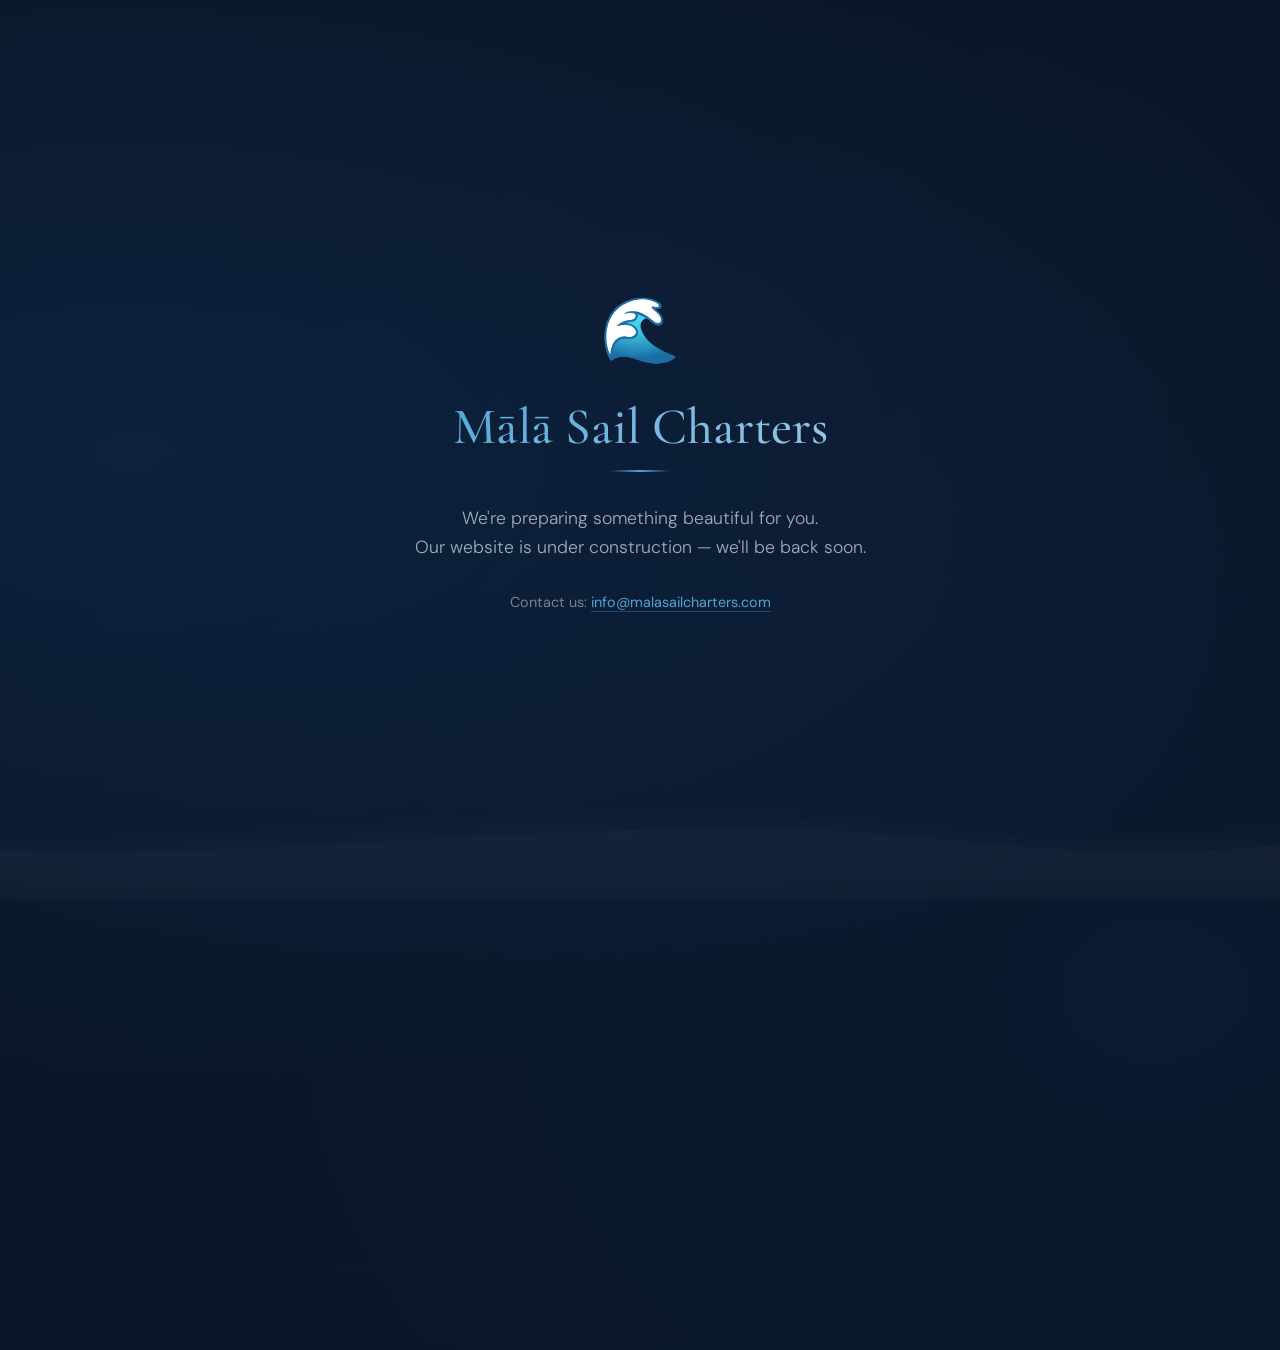
<file: maintenance.html>
<!DOCTYPE html>
<html lang="en">
<head>
  <meta charset="UTF-8" />
  <meta name="viewport" content="width=device-width, initial-scale=1.0" />
  <title>Mālā Sail Charters — Under Construction</title>
  <!-- Placeholder page: keep it out of search results. -->
  <meta name="robots" content="noindex" />
  <link rel="preconnect" href="https://fonts.googleapis.com" />
  <link rel="preconnect" href="https://fonts.gstatic.com" crossorigin />
  <link href="https://fonts.googleapis.com/css2?family=DM+Sans:ital,opsz,wght@0,9..40,300..700;1,9..40,300..700&family=Cormorant+Garamond:ital,wght@0,300..700;1,300..700&display=swap" rel="stylesheet" />
  <style>
    *, *::before, *::after { box-sizing: border-box; margin: 0; padding: 0; }
    body {
      font-family: 'DM Sans', sans-serif;
      background: #0a1628;
      color: #e0e8f0;
      min-height: 100vh;
      display: flex;
      align-items: center;
      justify-content: center;
      text-align: center;
      overflow: hidden;
      position: relative;
    }
    body::before {
      content: '';
      position: absolute;
      top: -50%;
      left: -50%;
      width: 200%;
      height: 200%;
      background: radial-gradient(ellipse at 30% 50%, rgba(30,100,180,0.15) 0%, transparent 50%),
                  radial-gradient(ellipse at 70% 80%, rgba(20,60,120,0.1) 0%, transparent 50%);
      animation: drift 20s ease-in-out infinite;
    }
    @keyframes drift {
      0%, 100% { transform: translate(0, 0); }
      50% { transform: translate(-3%, 2%); }
    }
    .waves {
      position: absolute;
      bottom: 0;
      left: 0;
      width: 100%;
      height: 200px;
      overflow: hidden;
    }
    .wave {
      position: absolute;
      bottom: 0;
      left: -10%;
      width: 120%;
      height: 100px;
      background: url("data:image/svg+xml,%3Csvg xmlns='http://www.w3.org/2000/svg' viewBox='0 0 1440 100'%3E%3Cpath fill='%23ffffff' fill-opacity='0.03' d='M0,40 C360,80 720,0 1080,40 C1260,60 1380,50 1440,40 L1440,100 L0,100 Z'/%3E%3C/svg%3E") repeat-x;
      background-size: 1440px 100px;
    }
    .wave:nth-child(1) { animation: wave 8s linear infinite; opacity: 0.6; }
    .wave:nth-child(2) { animation: wave 12s linear infinite reverse; opacity: 0.3; bottom: 10px; }
    .wave:nth-child(3) { animation: wave 16s linear infinite; opacity: 0.15; bottom: 20px; }
    @keyframes wave {
      0% { transform: translateX(0); }
      100% { transform: translateX(-50%); }
    }
    .content {
      position: relative;
      z-index: 2;
      padding: 40px 24px;
      max-width: 520px;
    }
    .icon {
      font-size: 4rem;
      margin-bottom: 24px;
      animation: float 3s ease-in-out infinite;
    }
    @keyframes float {
      0%, 100% { transform: translateY(0); }
      50% { transform: translateY(-10px); }
    }
    h1 {
      font-family: 'Cormorant Garamond', Georgia, serif;
      font-size: clamp(2.15rem, 5.3vw, 3.2rem);
      font-weight: 500;
      margin-bottom: 12px;
      background: linear-gradient(135deg, #4da6d8, #a0c8e8);
      -webkit-background-clip: text;
      -webkit-text-fill-color: transparent;
      background-clip: text;
    }
    .subtitle {
      font-size: 1.1rem;
      font-weight: 300;
      color: rgba(224, 232, 240, 0.7);
      margin-bottom: 32px;
      line-height: 1.6;
    }
    .divider {
      width: 60px;
      height: 2px;
      background: linear-gradient(90deg, transparent, #4da6d8, transparent);
      margin: 0 auto 32px;
    }
    .email {
      font-size: 0.9rem;
      color: rgba(224, 232, 240, 0.5);
    }
    .email a {
      color: #4da6d8;
      text-decoration: none;
      border-bottom: 1px solid rgba(77,166,216,0.3);
      transition: border-color 0.3s;
    }
    .email a:hover {
      border-color: #4da6d8;
    }
  </style>
</head>
<body>
  <div class="waves">
    <div class="wave"></div>
    <div class="wave"></div>
    <div class="wave"></div>
  </div>
  <div class="content">
    <div class="icon">🌊</div>
    <h1>Mālā Sail Charters</h1>
    <div class="divider"></div>
    <p class="subtitle">We're preparing something beautiful for you.<br/>Our website is under construction — we'll be back soon.</p>
    <p class="email">Contact us: <a href="mailto:info@malasailcharters.com">info@malasailcharters.com</a></p>
  </div>
</body>
</html>
</file>
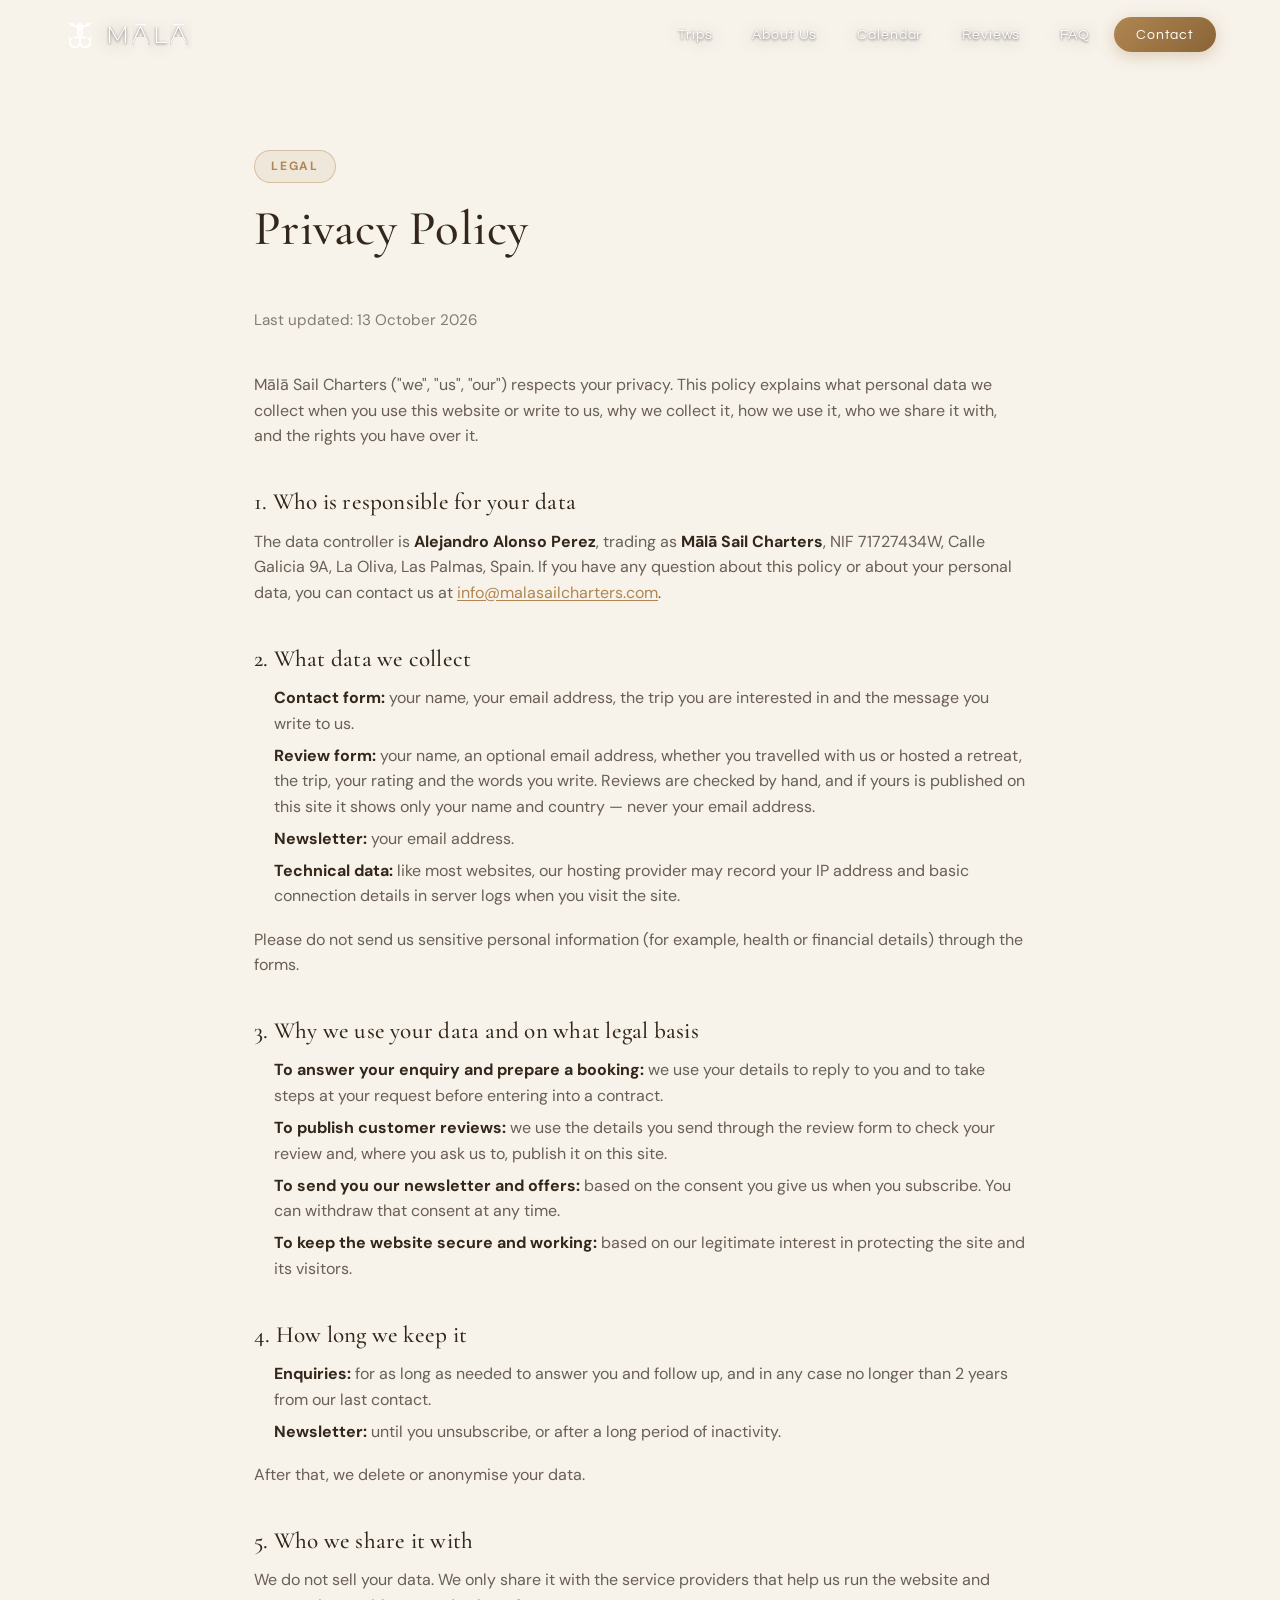
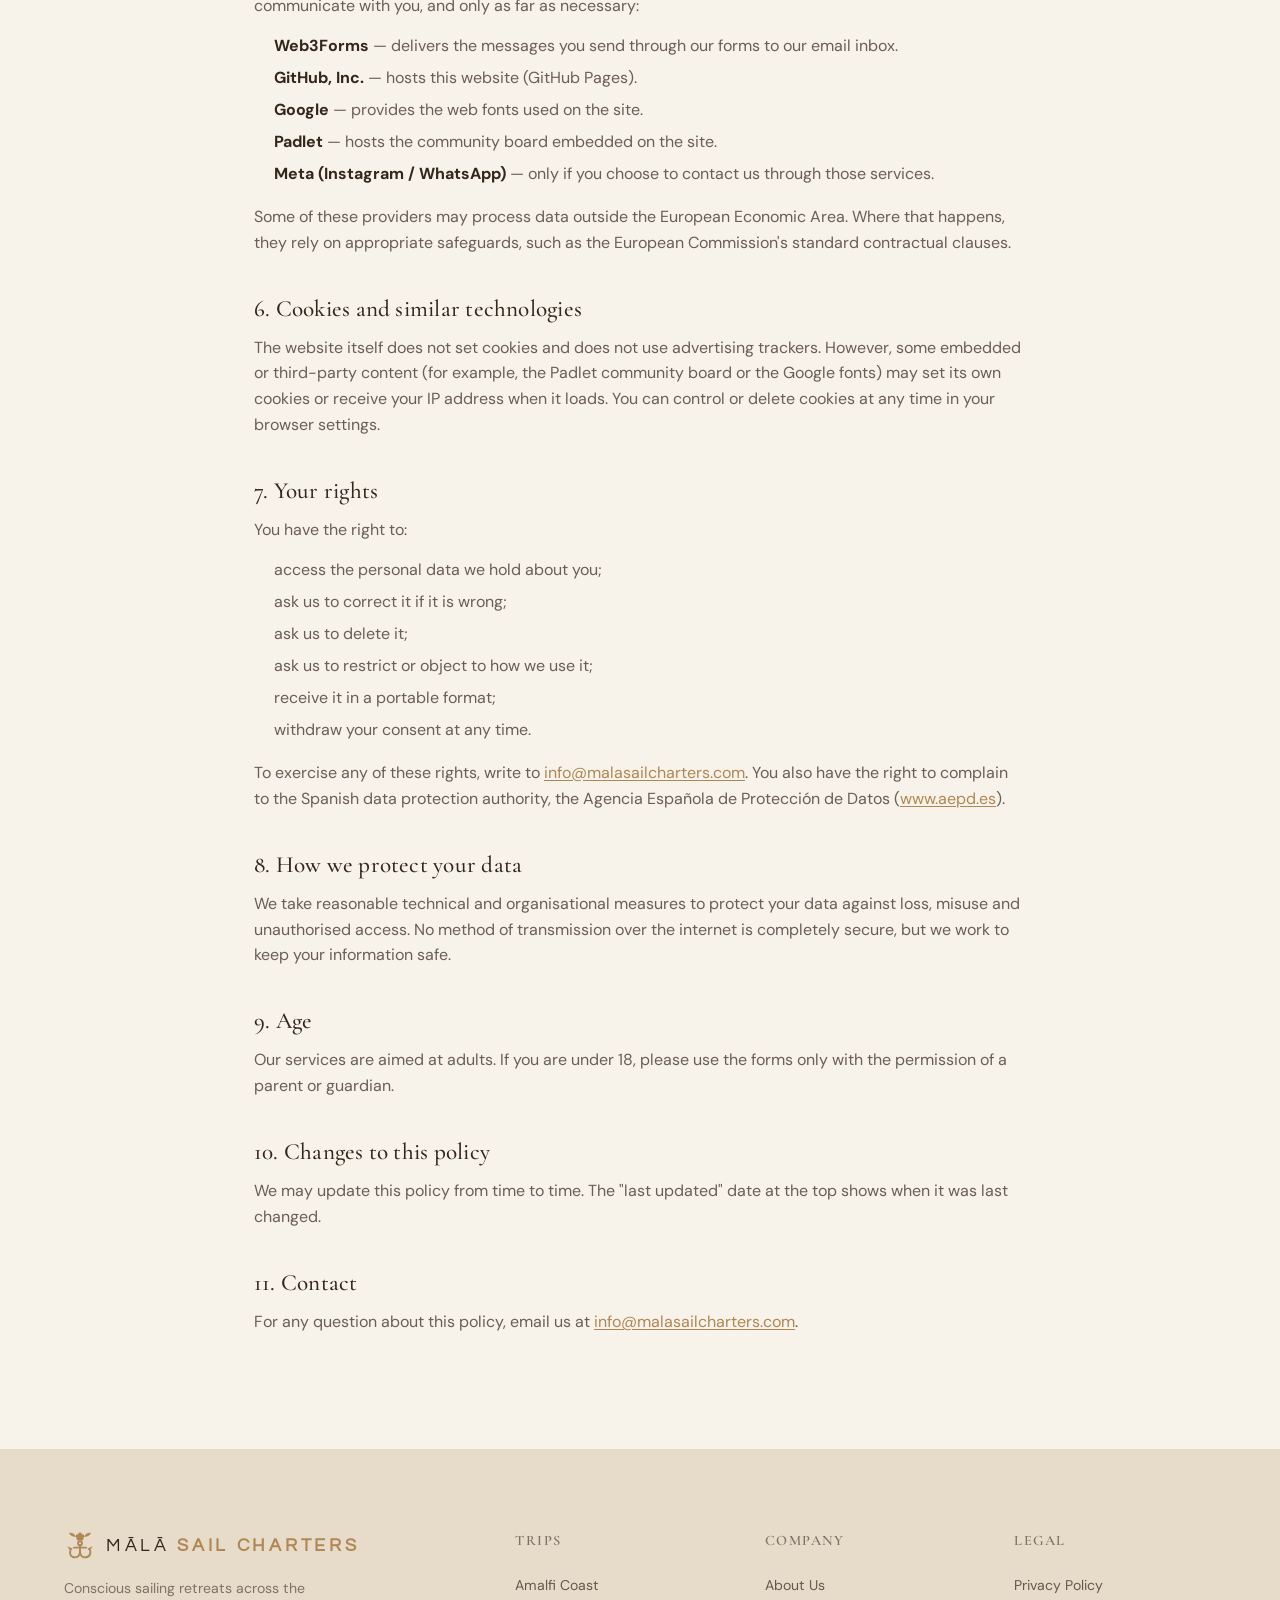
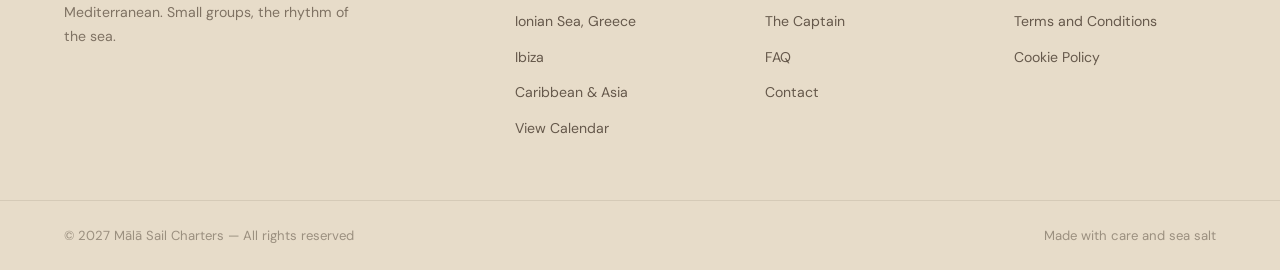
<file: privacy.html>
<!DOCTYPE html>
<html lang="en">
<head>
  <meta charset="UTF-8" />
  <meta name="viewport" content="width=device-width, initial-scale=1.0" />
  <title>Privacy Policy — Mālā Sail Charters</title>
  <meta name="description" content="How Mālā Sail Charters collects, uses and protects your personal data." />
  <link rel="preconnect" href="https://fonts.googleapis.com" />
  <link rel="preconnect" href="https://fonts.gstatic.com" crossorigin />
  <link href="https://fonts.googleapis.com/css2?family=DM+Sans:ital,opsz,wght@0,9..40,300..700;1,9..40,300..700&family=Cormorant+Garamond:ital,wght@0,300..700;1,300..700&family=Montserrat:wght@300;400;700&family=Questrial&display=swap" rel="stylesheet" />
  <link rel="stylesheet" href="styles.css?v=20261011h" />
  <link rel="canonical" href="https://malasailcharters.github.io/privacy.html" />
  <meta name="theme-color" content="#33261a" />
  <link rel="icon" href="favicon.svg" type="image/svg+xml" />
  <link rel="icon" href="favicon-32.png" sizes="32x32" type="image/png" />
  <link rel="apple-touch-icon" href="apple-touch-icon.png" />
</head>
<body>

  <!-- =========== NAVBAR =========== -->
  <nav class="navbar" id="navbar">
    <div class="nav-container">
      <a href="index.html" class="nav-logo" aria-label="Mālā">
        <svg class="logo-icon-svg" width="32" height="32" viewBox="0 0 48 48" fill="none" xmlns="http://www.w3.org/2000/svg" aria-hidden="true" focusable="false">
          <g fill="currentColor">
            <path d="M17.8 11.6C13.2 12.2 9.2 10 7.6 5.8 12.2 5.2 16.2 7.6 17.8 11.6Z"/>
            <path d="M30.2 11.6C34.8 12.2 38.8 10 40.4 5.8 35.8 5.2 31.8 7.6 30.2 11.6Z"/>
            <circle cx="24" cy="8.1" r="3"/><circle cx="27.5" cy="10.7" r="3"/>
            <circle cx="26.2" cy="14.8" r="3"/><circle cx="21.8" cy="14.8" r="3"/>
            <circle cx="20.5" cy="10.7" r="3"/><circle cx="24" cy="11.8" r="1.9"/>
          </g>
          <g stroke="currentColor" stroke-width="2.8" stroke-linecap="round" stroke-linejoin="round" fill="none">
            <circle cx="24" cy="21.5" r="3"/>
            <path d="M24 24.5V34.5"/><path d="M15 28H33"/>
            <path d="M24 34.5C24 40.5 19 44 13.5 42 10 40.7 8.5 37 9.5 33"/>
            <path d="M24 34.5C24 40.5 29 44 34.5 42 38 40.7 40 37 39.5 33"/>
          </g>
          <g fill="currentColor">
            <path d="M9.5 33 5 26 13 29.5Z"/><path d="M38.5 33 43 26 35 29.5Z"/>
          </g>
        </svg>
        <span class="logo-text">M<span class="macron"><span class="glyph">a</span></span>l<span class="macron"><span class="glyph">a</span></span></span>
      </a>
      <ul class="nav-links" id="nav-links">
        <li><a href="index.html#trips" class="nav-link">Trips</a></li>
        <li><a href="index.html#about" class="nav-link">About Us</a></li>
        <li><a href="index.html#calendar" class="nav-link">Calendar</a></li>
        <li><a href="index.html#reviews" class="nav-link">Reviews</a></li>
        <li><a href="index.html#faq" class="nav-link">FAQ</a></li>
        <li><a href="index.html#contact" class="nav-cta">Contact</a></li>
      </ul>
      <button class="burger-btn" id="burger-btn" aria-label="Menu">
        <span></span><span></span><span></span>
      </button>
    </div>
  </nav>

  <!-- =========== LEGAL CONTENT =========== -->
  <main class="legal-page">
    <div class="container legal-content">
      <div class="section-label">Legal</div>
      <h1 class="section-title">Privacy Policy</h1>
      <p class="legal-updated">Last updated: 13 October 2026</p>

      <p>Mālā Sail Charters ("we", "us", "our") respects your privacy. This policy explains
      what personal data we collect when you use this website or write to us, why we collect it,
      how we use it, who we share it with, and the rights you have over it.</p>

      <h2>1. Who is responsible for your data</h2>
      <p>The data controller is <strong>Alejandro Alonso Perez</strong>, trading as
      <strong>Mālā Sail Charters</strong>, NIF 71727434W, Calle Galicia 9A, La Oliva, Las Palmas,
      Spain. If you have any question about this policy or about your personal data, you can
      contact us at <a href="mailto:info@malasailcharters.com">info@malasailcharters.com</a>.</p>

      <h2>2. What data we collect</h2>
      <ul>
        <li><strong>Contact form:</strong> your name, your email address, the trip you are
        interested in and the message you write to us.</li>
        <li><strong>Review form:</strong> your name, an optional email address, whether you
        travelled with us or hosted a retreat, the trip, your rating and the words you write.
        Reviews are checked by hand, and if yours is published on this site it shows only your
        name and country — never your email address.</li>
        <li><strong>Newsletter:</strong> your email address.</li>
        <li><strong>Technical data:</strong> like most websites, our hosting provider may record
        your IP address and basic connection details in server logs when you visit the site.</li>
      </ul>
      <p>Please do not send us sensitive personal information (for example, health or financial
      details) through the forms.</p>

      <h2>3. Why we use your data and on what legal basis</h2>
      <ul>
        <li><strong>To answer your enquiry and prepare a booking:</strong> we use your details to
        reply to you and to take steps at your request before entering into a contract.</li>
        <li><strong>To publish customer reviews:</strong> we use the details you send through the
        review form to check your review and, where you ask us to, publish it on this site.</li>
        <li><strong>To send you our newsletter and offers:</strong> based on the consent you give
        us when you subscribe. You can withdraw that consent at any time.</li>
        <li><strong>To keep the website secure and working:</strong> based on our legitimate
        interest in protecting the site and its visitors.</li>
      </ul>

      <h2>4. How long we keep it</h2>
      <ul>
        <li><strong>Enquiries:</strong> for as long as needed to answer you and follow up, and in
        any case no longer than 2 years from our last contact.</li>
        <li><strong>Newsletter:</strong> until you unsubscribe, or after a long period of
        inactivity.</li>
      </ul>
      <p>After that, we delete or anonymise your data.</p>

      <h2>5. Who we share it with</h2>
      <p>We do not sell your data. We only share it with the service providers that help us run
      the website and communicate with you, and only as far as necessary:</p>
      <ul>
        <li><strong>Web3Forms</strong> — delivers the messages you send through our forms to our
        email inbox.</li>
        <li><strong>GitHub, Inc.</strong> — hosts this website (GitHub Pages).</li>
        <li><strong>Google</strong> — provides the web fonts used on the site.</li>
        <li><strong>Padlet</strong> — hosts the community board embedded on the site.</li>
        <li><strong>Meta (Instagram / WhatsApp)</strong> — only if you choose to contact us
        through those services.</li>
      </ul>
      <p>Some of these providers may process data outside the European Economic Area. Where that
      happens, they rely on appropriate safeguards, such as the European Commission's standard
      contractual clauses.</p>

      <h2 id="cookies">6. Cookies and similar technologies</h2>
      <p>The website itself does not set cookies and does not use advertising trackers. However,
      some embedded or third-party content (for example, the Padlet community board or the Google
      fonts) may set its own cookies or receive your IP address when it loads. You can control or
      delete cookies at any time in your browser settings.</p>

      <h2>7. Your rights</h2>
      <p>You have the right to:</p>
      <ul>
        <li>access the personal data we hold about you;</li>
        <li>ask us to correct it if it is wrong;</li>
        <li>ask us to delete it;</li>
        <li>ask us to restrict or object to how we use it;</li>
        <li>receive it in a portable format;</li>
        <li>withdraw your consent at any time.</li>
      </ul>
      <p>To exercise any of these rights, write to
      <a href="mailto:info@malasailcharters.com">info@malasailcharters.com</a>. You also have
      the right to complain to the Spanish data protection authority, the Agencia Española de
      Protección de Datos (<a href="https://www.aepd.es" target="_blank" rel="noopener">www.aepd.es</a>).</p>

      <h2>8. How we protect your data</h2>
      <p>We take reasonable technical and organisational measures to protect your data against
      loss, misuse and unauthorised access. No method of transmission over the internet is
      completely secure, but we work to keep your information safe.</p>

      <h2>9. Age</h2>
      <p>Our services are aimed at adults. If you are under 18, please use the forms only with
      the permission of a parent or guardian.</p>

      <h2>10. Changes to this policy</h2>
      <p>We may update this policy from time to time. The "last updated" date at the top shows
      when it was last changed.</p>

      <h2>11. Contact</h2>
      <p>For any question about this policy, email us at
      <a href="mailto:info@malasailcharters.com">info@malasailcharters.com</a>.</p>
    </div>
  </main>

  <!-- =========== FOOTER =========== -->
  <footer class="footer" id="footer">
    <div class="container footer-grid">
      <div class="footer-brand">
        <div class="nav-logo">
        <svg class="logo-icon-svg" width="32" height="32" viewBox="0 0 48 48" fill="none" xmlns="http://www.w3.org/2000/svg" aria-hidden="true" focusable="false">
          <g fill="currentColor">
            <path d="M17.8 11.6C13.2 12.2 9.2 10 7.6 5.8 12.2 5.2 16.2 7.6 17.8 11.6Z"/>
            <path d="M30.2 11.6C34.8 12.2 38.8 10 40.4 5.8 35.8 5.2 31.8 7.6 30.2 11.6Z"/>
            <circle cx="24" cy="8.1" r="3"/><circle cx="27.5" cy="10.7" r="3"/>
            <circle cx="26.2" cy="14.8" r="3"/><circle cx="21.8" cy="14.8" r="3"/>
            <circle cx="20.5" cy="10.7" r="3"/><circle cx="24" cy="11.8" r="1.9"/>
          </g>
          <g stroke="currentColor" stroke-width="2.8" stroke-linecap="round" stroke-linejoin="round" fill="none">
            <circle cx="24" cy="21.5" r="3"/>
            <path d="M24 24.5V34.5"/><path d="M15 28H33"/>
            <path d="M24 34.5C24 40.5 19 44 13.5 42 10 40.7 8.5 37 9.5 33"/>
            <path d="M24 34.5C24 40.5 29 44 34.5 42 38 40.7 40 37 39.5 33"/>
          </g>
          <g fill="currentColor">
            <path d="M9.5 33 5 26 13 29.5Z"/><path d="M38.5 33 43 26 35 29.5Z"/>
          </g>
        </svg>
          <span class="logo-text">Mālā <strong>Sail Charters</strong></span>
        </div>
        <p>Conscious sailing retreats across the Mediterranean. Small groups, the rhythm of the sea.</p>
      </div>
      <div class="footer-links">
        <h4>Trips</h4>
        <ul>
          <li><a href="index.html#trips">Amalfi Coast</a></li>
          <li><a href="index.html#trips">Ionian Sea, Greece</a></li>
          <li><a href="index.html#trips">Ibiza</a></li>
          <li><a href="index.html#trips">Caribbean &amp; Asia</a></li>
          <li><a href="index.html#calendar">View Calendar</a></li>
        </ul>
      </div>
      <div class="footer-links">
        <h4>Company</h4>
        <ul>
          <li><a href="index.html#about">About Us</a></li>
          <li><a href="index.html#captain">The Captain</a></li>
          <li><a href="index.html#faq">FAQ</a></li>
          <li><a href="index.html#contact">Contact</a></li>
        </ul>
      </div>
      <div class="footer-links">
        <h4>Legal</h4>
        <ul>
          <li><a href="privacy.html">Privacy Policy</a></li>
          <li><a href="terms.html">Terms and Conditions</a></li>
          <li><a href="privacy.html#cookies">Cookie Policy</a></li>
        </ul>
      </div>
    </div>
    <div class="footer-bottom">
      <div class="container">
        <span>© 2027 Mālā Sail Charters — All rights reserved</span>
        <span>Made with care and sea salt</span>
      </div>
    </div>
  </footer>

  <script>
    // Minimal navbar behaviour for this standalone page (app.js expects the
    // full home page markup, so it is not loaded here).
    const nb = document.getElementById('navbar');
    const bb = document.getElementById('burger-btn');
    const nl = document.getElementById('nav-links');
    window.addEventListener('scroll', () => {
      nb.classList.toggle('scrolled', window.scrollY > 60);
    });
    bb.addEventListener('click', () => {
      nl.classList.toggle('open');
      bb.classList.toggle('active');
    });
    nl.querySelectorAll('a').forEach(a => {
      a.addEventListener('click', () => {
        nl.classList.remove('open');
        bb.classList.remove('active');
      });
    });
  </script>
</body>
</html>
</file>
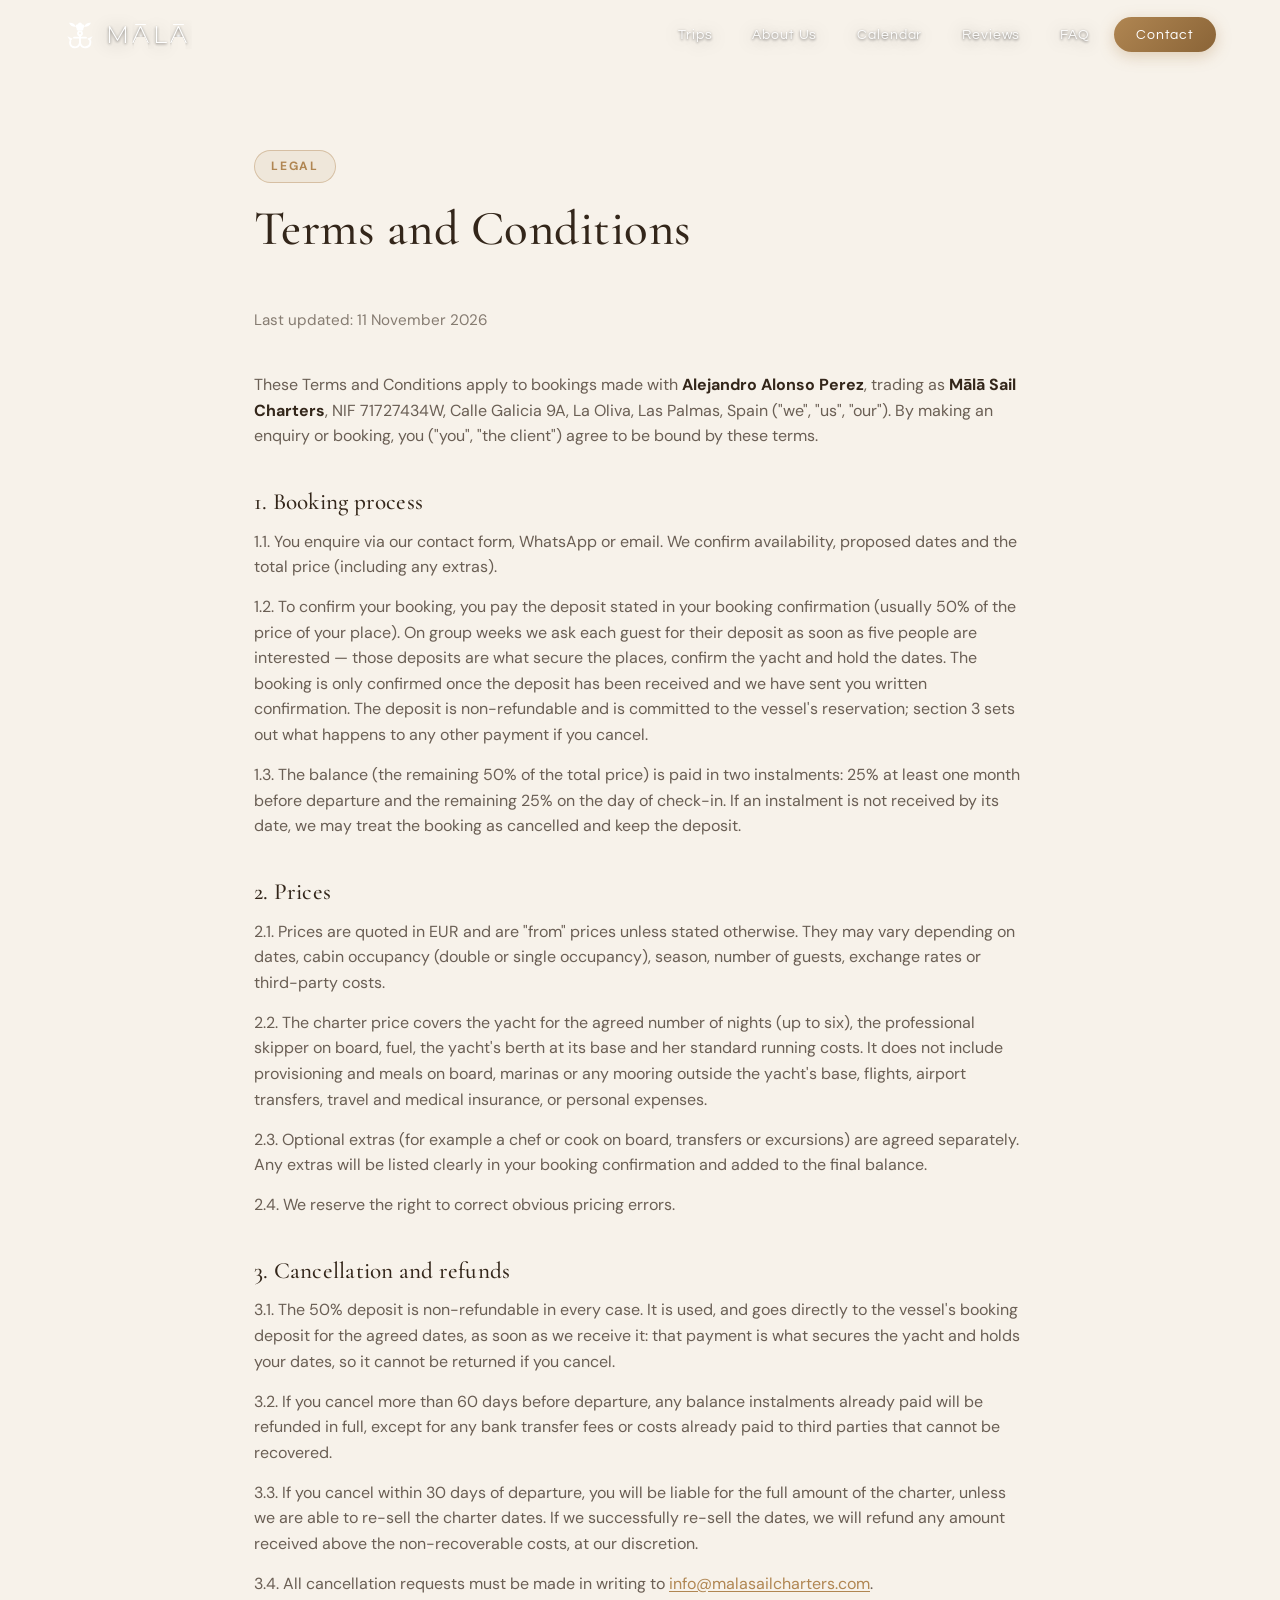
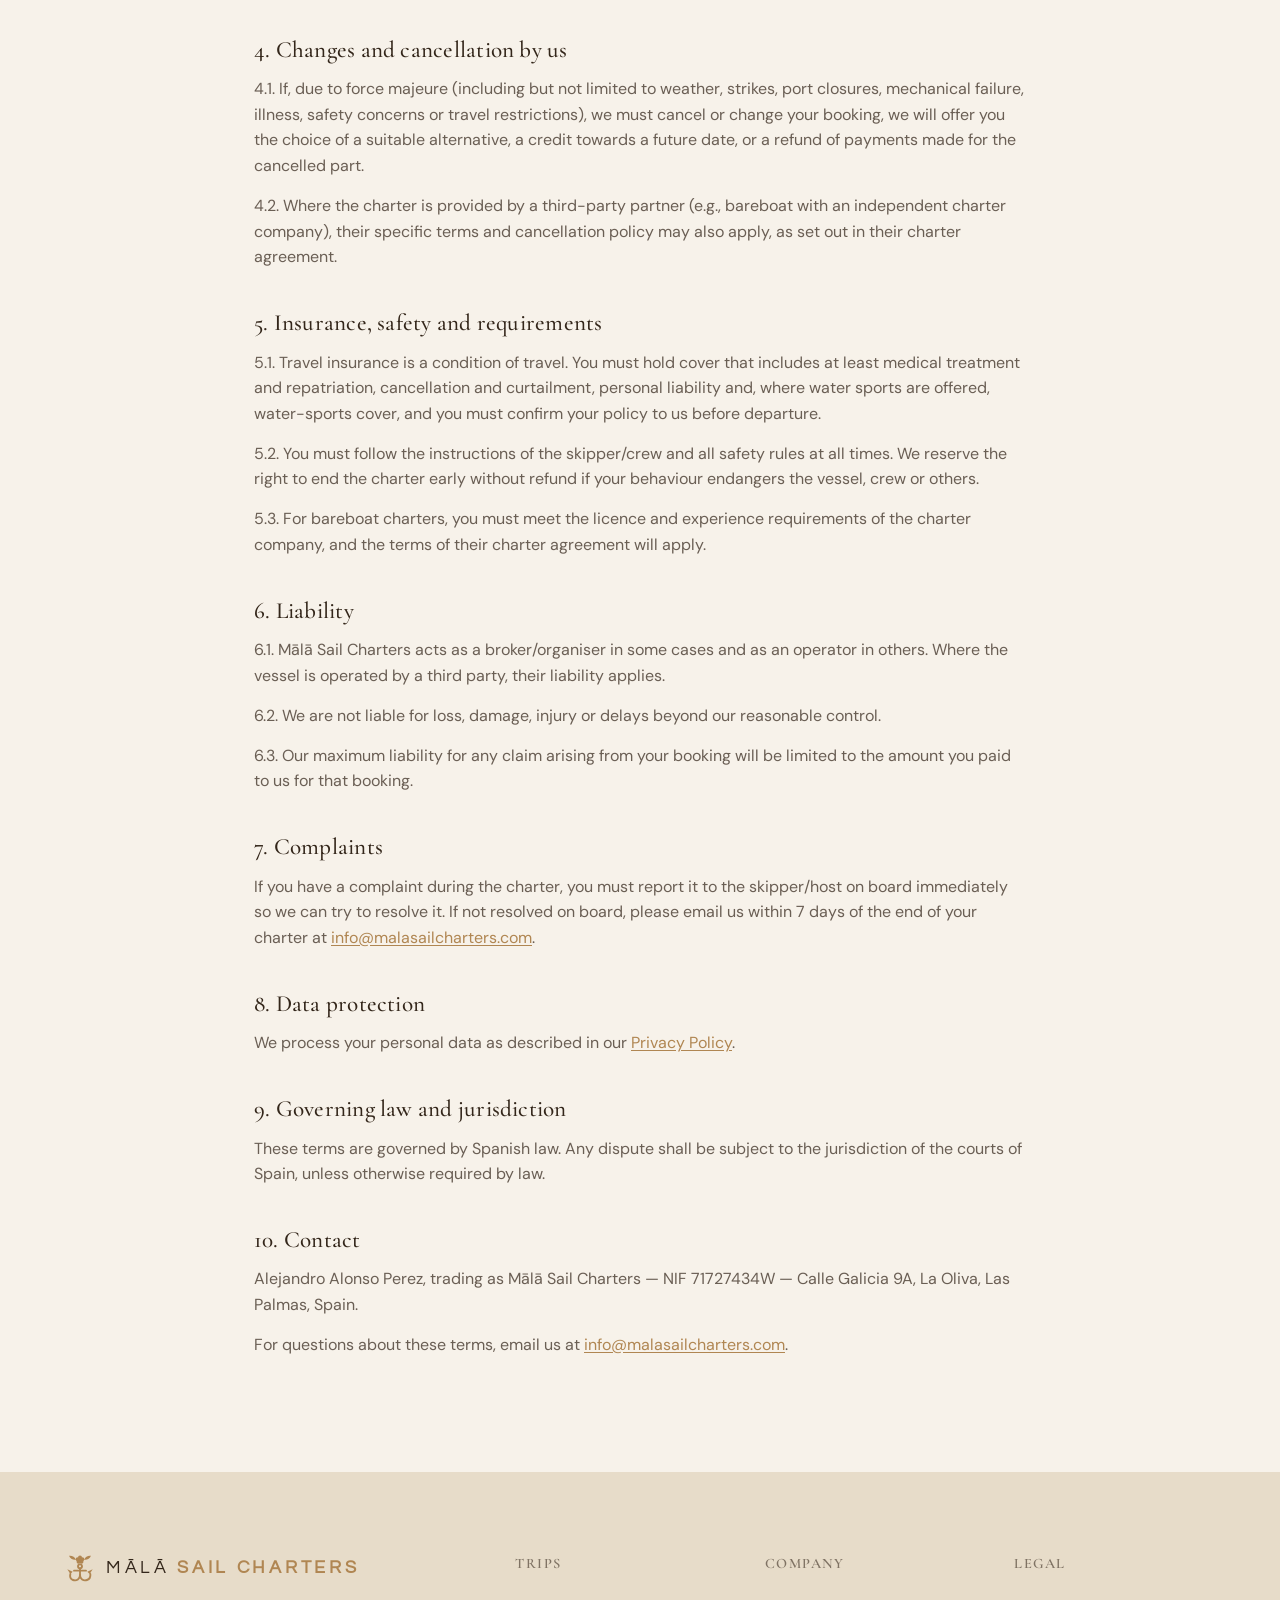
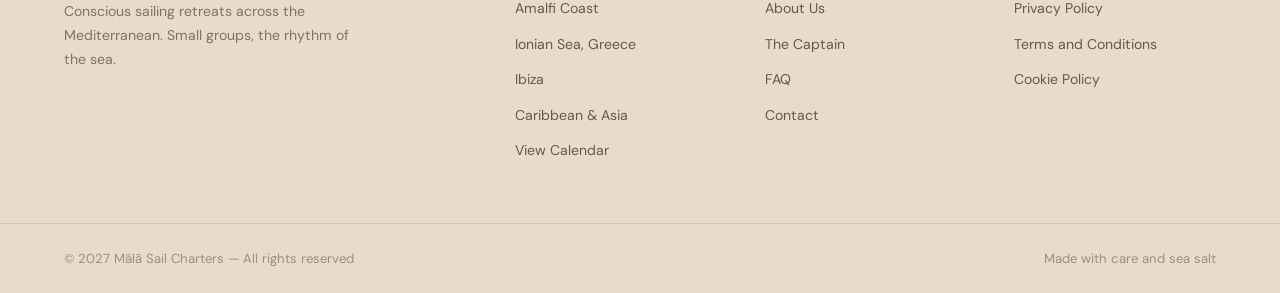
<file: terms.html>
<!DOCTYPE html>
<html lang="en">
<head>
  <meta charset="UTF-8" />
  <meta name="viewport" content="width=device-width, initial-scale=1.0" />
  <title>Terms and Conditions — Mālā Sail Charters</title>
  <meta name="description" content="Terms and conditions for booking sailing charters with Mālā Sail Charters." />
  <link rel="preconnect" href="https://fonts.googleapis.com" />
  <link rel="preconnect" href="https://fonts.gstatic.com" crossorigin />
  <link href="https://fonts.googleapis.com/css2?family=DM+Sans:ital,opsz,wght@0,9..40,300..700;1,9..40,300..700&family=Cormorant+Garamond:ital,wght@0,300..700;1,300..700&family=Montserrat:wght@300;400;700&family=Questrial&display=swap" rel="stylesheet" />
  <link rel="stylesheet" href="styles.css?v=20261011h" />
  <link rel="canonical" href="https://malasailcharters.github.io/terms.html" />
  <meta name="theme-color" content="#33261a" />
  <link rel="icon" href="favicon.svg" type="image/svg+xml" />
  <link rel="icon" href="favicon-32.png" sizes="32x32" type="image/png" />
  <link rel="apple-touch-icon" href="apple-touch-icon.png" />
</head>
<body>

  <!-- =========== NAVBAR =========== -->
  <nav class="navbar" id="navbar">
    <div class="nav-container">
      <a href="index.html" class="nav-logo" aria-label="Mālā">
        <svg class="logo-icon-svg" width="32" height="32" viewBox="0 0 48 48" fill="none" xmlns="http://www.w3.org/2000/svg" aria-hidden="true" focusable="false">
          <g fill="currentColor">
            <path d="M17.8 11.6C13.2 12.2 9.2 10 7.6 5.8 12.2 5.2 16.2 7.6 17.8 11.6Z"/>
            <path d="M30.2 11.6C34.8 12.2 38.8 10 40.4 5.8 35.8 5.2 31.8 7.6 30.2 11.6Z"/>
            <circle cx="24" cy="8.1" r="3"/><circle cx="27.5" cy="10.7" r="3"/>
            <circle cx="26.2" cy="14.8" r="3"/><circle cx="21.8" cy="14.8" r="3"/>
            <circle cx="20.5" cy="10.7" r="3"/><circle cx="24" cy="11.8" r="1.9"/>
          </g>
          <g stroke="currentColor" stroke-width="2.8" stroke-linecap="round" stroke-linejoin="round" fill="none">
            <circle cx="24" cy="21.5" r="3"/>
            <path d="M24 24.5V34.5"/><path d="M15 28H33"/>
            <path d="M24 34.5C24 40.5 19 44 13.5 42 10 40.7 8.5 37 9.5 33"/>
            <path d="M24 34.5C24 40.5 29 44 34.5 42 38 40.7 40 37 39.5 33"/>
          </g>
          <g fill="currentColor">
            <path d="M9.5 33 5 26 13 29.5Z"/><path d="M38.5 33 43 26 35 29.5Z"/>
          </g>
        </svg>
        <span class="logo-text">M<span class="macron"><span class="glyph">a</span></span>l<span class="macron"><span class="glyph">a</span></span></span>
      </a>
      <ul class="nav-links" id="nav-links">
        <li><a href="index.html#trips" class="nav-link">Trips</a></li>
        <li><a href="index.html#about" class="nav-link">About Us</a></li>
        <li><a href="index.html#calendar" class="nav-link">Calendar</a></li>
        <li><a href="index.html#reviews" class="nav-link">Reviews</a></li>
        <li><a href="index.html#faq" class="nav-link">FAQ</a></li>
        <li><a href="index.html#contact" class="nav-cta">Contact</a></li>
      </ul>
      <button class="burger-btn" id="burger-btn" aria-label="Menu">
        <span></span><span></span><span></span>
      </button>
    </div>
  </nav>

  <!-- =========== LEGAL CONTENT =========== -->
  <main class="legal-page">
    <div class="container legal-content">
      <div class="section-label">Legal</div>
      <h1 class="section-title">Terms and Conditions</h1>
      <p class="legal-updated">Last updated: 11 November 2026</p>

      <p>These Terms and Conditions apply to bookings made with <strong>Alejandro Alonso Perez</strong>,
      trading as <strong>Mālā Sail Charters</strong>, NIF 71727434W, Calle Galicia 9A, La Oliva,
      Las Palmas, Spain ("we", "us", "our"). By making an enquiry or booking, you ("you", "the
      client") agree to be bound by these terms.</p>

      <h2>1. Booking process</h2>
      <p>1.1. You enquire via our contact form, WhatsApp or email. We confirm availability,
      proposed dates and the total price (including any extras).</p>
      <p>1.2. To confirm your booking, you pay the deposit stated in your booking confirmation
      (usually 50% of the price of your place). On group weeks we ask each guest for their deposit
      as soon as five people are interested — those deposits are what secure the places, confirm the
      yacht and hold the dates. The booking is only confirmed once the deposit has been received and
      we have sent you written confirmation. The deposit is non-refundable and is committed to the
      vessel's reservation; section 3 sets out what happens to any other payment if you cancel.</p>
      <p>1.3. The balance (the remaining 50% of the total price) is paid in two instalments: 25% at
      least one month before departure and the remaining 25% on the day of check-in. If an instalment
      is not received by its date, we may treat the booking as cancelled and keep the deposit.</p>

      <h2>2. Prices</h2>
      <p>2.1. Prices are quoted in EUR and are "from" prices unless stated otherwise. They may vary
      depending on dates, cabin occupancy (double or single occupancy), season, number of guests,
      exchange rates or third-party costs.</p>
      <p>2.2. The charter price covers the yacht for the agreed number of nights (up to six), the
      professional skipper on board, fuel, the yacht's berth at its base and her standard running
      costs. It does not include provisioning and meals on board, marinas or any mooring outside the
      yacht's base, flights, airport transfers, travel and medical insurance, or personal expenses.</p>
      <p>2.3. Optional extras (for example a chef or cook on board, transfers or excursions) are agreed
      separately. Any extras will be listed clearly in your booking confirmation and added to the
      final balance.</p>
      <p>2.4. We reserve the right to correct obvious pricing errors.</p>

      <h2>3. Cancellation and refunds</h2>
      <p>3.1. The 50% deposit is non-refundable in every case. It is used, and goes directly to the
      vessel's booking deposit for the agreed dates, as soon as we receive it: that payment is what
      secures the yacht and holds your dates, so it cannot be returned if you cancel.</p>
      <p>3.2. If you cancel more than 60 days before departure, any balance instalments already paid
      will be refunded in full, except for any bank transfer fees or costs already paid to third
      parties that cannot be recovered.</p>
      <p>3.3. If you cancel within 30 days of departure, you will be liable for the full amount of
      the charter, unless we are able to re-sell the charter dates. If we successfully re-sell the
      dates, we will refund any amount received above the non-recoverable costs, at our discretion.</p>
      <p>3.4. All cancellation requests must be made in writing to
      <a href="mailto:info@malasailcharters.com">info@malasailcharters.com</a>.</p>

      <h2>4. Changes and cancellation by us</h2>
      <p>4.1. If, due to force majeure (including but not limited to weather, strikes, port closures,
      mechanical failure, illness, safety concerns or travel restrictions), we must cancel or change
      your booking, we will offer you the choice of a suitable alternative, a credit towards a future
      date, or a refund of payments made for the cancelled part.</p>
      <p>4.2. Where the charter is provided by a third-party partner (e.g., bareboat with an
      independent charter company), their specific terms and cancellation policy may also apply,
      as set out in their charter agreement.</p>

      <h2>5. Insurance, safety and requirements</h2>
      <p>5.1. Travel insurance is a condition of travel. You must hold cover that includes at least
      medical treatment and repatriation, cancellation and curtailment, personal liability and,
      where water sports are offered, water-sports cover, and you must confirm your policy to us
      before departure.</p>
      <p>5.2. You must follow the instructions of the skipper/crew and all safety rules at all times.
      We reserve the right to end the charter early without refund if your behaviour endangers the
      vessel, crew or others.</p>
      <p>5.3. For bareboat charters, you must meet the licence and experience requirements of the
      charter company, and the terms of their charter agreement will apply.</p>

      <h2>6. Liability</h2>
      <p>6.1. Mālā Sail Charters acts as a broker/organiser in some cases and as an operator in
      others. Where the vessel is operated by a third party, their liability applies.</p>
      <p>6.2. We are not liable for loss, damage, injury or delays beyond our reasonable control.</p>
      <p>6.3. Our maximum liability for any claim arising from your booking will be limited to the
      amount you paid to us for that booking.</p>

      <h2>7. Complaints</h2>
      <p>If you have a complaint during the charter, you must report it to the skipper/host on board
      immediately so we can try to resolve it. If not resolved on board, please email us within
      7 days of the end of your charter at
      <a href="mailto:info@malasailcharters.com">info@malasailcharters.com</a>.</p>

      <h2>8. Data protection</h2>
      <p>We process your personal data as described in our
      <a href="privacy.html">Privacy Policy</a>.</p>

      <h2>9. Governing law and jurisdiction</h2>
      <p>These terms are governed by Spanish law. Any dispute shall be subject to the jurisdiction
      of the courts of Spain, unless otherwise required by law.</p>

      <h2>10. Contact</h2>
      <p>Alejandro Alonso Perez, trading as Mālā Sail Charters — NIF 71727434W — Calle Galicia 9A,
      La Oliva, Las Palmas, Spain.</p>
      <p>For questions about these terms, email us at
      <a href="mailto:info@malasailcharters.com">info@malasailcharters.com</a>.</p>
    </div>
  </main>

  <!-- =========== FOOTER =========== -->
  <footer class="footer" id="footer">
    <div class="container footer-grid">
      <div class="footer-brand">
        <div class="nav-logo">
        <svg class="logo-icon-svg" width="32" height="32" viewBox="0 0 48 48" fill="none" xmlns="http://www.w3.org/2000/svg" aria-hidden="true" focusable="false">
          <g fill="currentColor">
            <path d="M17.8 11.6C13.2 12.2 9.2 10 7.6 5.8 12.2 5.2 16.2 7.6 17.8 11.6Z"/>
            <path d="M30.2 11.6C34.8 12.2 38.8 10 40.4 5.8 35.8 5.2 31.8 7.6 30.2 11.6Z"/>
            <circle cx="24" cy="8.1" r="3"/><circle cx="27.5" cy="10.7" r="3"/>
            <circle cx="26.2" cy="14.8" r="3"/><circle cx="21.8" cy="14.8" r="3"/>
            <circle cx="20.5" cy="10.7" r="3"/><circle cx="24" cy="11.8" r="1.9"/>
          </g>
          <g stroke="currentColor" stroke-width="2.8" stroke-linecap="round" stroke-linejoin="round" fill="none">
            <circle cx="24" cy="21.5" r="3"/>
            <path d="M24 24.5V34.5"/><path d="M15 28H33"/>
            <path d="M24 34.5C24 40.5 19 44 13.5 42 10 40.7 8.5 37 9.5 33"/>
            <path d="M24 34.5C24 40.5 29 44 34.5 42 38 40.7 40 37 39.5 33"/>
          </g>
          <g fill="currentColor">
            <path d="M9.5 33 5 26 13 29.5Z"/><path d="M38.5 33 43 26 35 29.5Z"/>
          </g>
        </svg>
          <span class="logo-text">Mālā <strong>Sail Charters</strong></span>
        </div>
        <p>Conscious sailing retreats across the Mediterranean. Small groups, the rhythm of the sea.</p>
      </div>
      <div class="footer-links">
        <h4>Trips</h4>
        <ul>
          <li><a href="index.html#trips">Amalfi Coast</a></li>
          <li><a href="index.html#trips">Ionian Sea, Greece</a></li>
          <li><a href="index.html#trips">Ibiza</a></li>
          <li><a href="index.html#trips">Caribbean &amp; Asia</a></li>
          <li><a href="index.html#calendar">View Calendar</a></li>
        </ul>
      </div>
      <div class="footer-links">
        <h4>Company</h4>
        <ul>
          <li><a href="index.html#about">About Us</a></li>
          <li><a href="index.html#captain">The Captain</a></li>
          <li><a href="index.html#faq">FAQ</a></li>
          <li><a href="index.html#contact">Contact</a></li>
        </ul>
      </div>
      <div class="footer-links">
        <h4>Legal</h4>
        <ul>
          <li><a href="privacy.html">Privacy Policy</a></li>
          <li><a href="terms.html">Terms and Conditions</a></li>
          <li><a href="privacy.html#cookies">Cookie Policy</a></li>
        </ul>
      </div>
    </div>
    <div class="footer-bottom">
      <div class="container">
        <span>© 2027 Mālā Sail Charters — All rights reserved</span>
        <span>Made with care and sea salt</span>
      </div>
    </div>
  </footer>

  <script>
    const nb = document.getElementById('navbar');
    const bb = document.getElementById('burger-btn');
    const nl = document.getElementById('nav-links');
    window.addEventListener('scroll', () => {
      nb.classList.toggle('scrolled', window.scrollY > 60);
    });
    bb.addEventListener('click', () => {
      nl.classList.toggle('open');
      bb.classList.toggle('active');
    });
    nl.querySelectorAll('a').forEach(a => {
      a.addEventListener('click', () => {
        nl.classList.remove('open');
        bb.classList.remove('active');
      });
    });
  </script>
</body>
</html>
</file>
<file: print-fonts.css>
/* Generated print-only static fonts for PDF export. Do not edit by hand. */
/* Static (non-variable) subsets: variable webfonts are emitted by Chrome as Type3
   glyph procedures in PDFs, which bloats the file and degrades text selection. */

@font-face {
  font-family: 'DM Sans Print';
  font-style: normal;
  font-weight: 300;
  font-display: block;
  src: url('https://cdn.jsdelivr.net/npm/@fontsource/dm-sans/files/dm-sans-latin-300-normal.woff2') format('woff2');
  unicode-range: U+0000-00FF,U+0131,U+0152-0153,U+02BB-02BC,U+02C6,U+02DA,U+02DC,U+0304,U+0308,U+0329,U+2000-206F,U+20AC,U+2122,U+2191,U+2193,U+2212,U+2215,U+FEFF,U+FFFD;
}
@font-face {
  font-family: 'DM Sans Print';
  font-style: normal;
  font-weight: 300;
  font-display: block;
  src: url('https://cdn.jsdelivr.net/npm/@fontsource/dm-sans/files/dm-sans-latin-ext-300-normal.woff2') format('woff2');
  unicode-range: U+0100-02BA,U+02BD-02C5,U+02C7-02CC,U+02CE-02D7,U+02DD-02FF,U+0304,U+0308,U+0329,U+1D00-1DBF,U+1E00-1E9F,U+1EF2-1EFF,U+2020,U+20A0-20AB,U+20AD-20C0,U+2113,U+2C60-2C7F,U+A720-A7FF;
}
@font-face {
  font-family: 'DM Sans Print';
  font-style: normal;
  font-weight: 400;
  font-display: block;
  src: url('https://cdn.jsdelivr.net/npm/@fontsource/dm-sans/files/dm-sans-latin-400-normal.woff2') format('woff2');
  unicode-range: U+0000-00FF,U+0131,U+0152-0153,U+02BB-02BC,U+02C6,U+02DA,U+02DC,U+0304,U+0308,U+0329,U+2000-206F,U+20AC,U+2122,U+2191,U+2193,U+2212,U+2215,U+FEFF,U+FFFD;
}
@font-face {
  font-family: 'DM Sans Print';
  font-style: normal;
  font-weight: 400;
  font-display: block;
  src: url('https://cdn.jsdelivr.net/npm/@fontsource/dm-sans/files/dm-sans-latin-ext-400-normal.woff2') format('woff2');
  unicode-range: U+0100-02BA,U+02BD-02C5,U+02C7-02CC,U+02CE-02D7,U+02DD-02FF,U+0304,U+0308,U+0329,U+1D00-1DBF,U+1E00-1E9F,U+1EF2-1EFF,U+2020,U+20A0-20AB,U+20AD-20C0,U+2113,U+2C60-2C7F,U+A720-A7FF;
}
@font-face {
  font-family: 'DM Sans Print';
  font-style: normal;
  font-weight: 500;
  font-display: block;
  src: url('https://cdn.jsdelivr.net/npm/@fontsource/dm-sans/files/dm-sans-latin-500-normal.woff2') format('woff2');
  unicode-range: U+0000-00FF,U+0131,U+0152-0153,U+02BB-02BC,U+02C6,U+02DA,U+02DC,U+0304,U+0308,U+0329,U+2000-206F,U+20AC,U+2122,U+2191,U+2193,U+2212,U+2215,U+FEFF,U+FFFD;
}
@font-face {
  font-family: 'DM Sans Print';
  font-style: normal;
  font-weight: 500;
  font-display: block;
  src: url('https://cdn.jsdelivr.net/npm/@fontsource/dm-sans/files/dm-sans-latin-ext-500-normal.woff2') format('woff2');
  unicode-range: U+0100-02BA,U+02BD-02C5,U+02C7-02CC,U+02CE-02D7,U+02DD-02FF,U+0304,U+0308,U+0329,U+1D00-1DBF,U+1E00-1E9F,U+1EF2-1EFF,U+2020,U+20A0-20AB,U+20AD-20C0,U+2113,U+2C60-2C7F,U+A720-A7FF;
}
@font-face {
  font-family: 'DM Sans Print';
  font-style: normal;
  font-weight: 600;
  font-display: block;
  src: url('https://cdn.jsdelivr.net/npm/@fontsource/dm-sans/files/dm-sans-latin-600-normal.woff2') format('woff2');
  unicode-range: U+0000-00FF,U+0131,U+0152-0153,U+02BB-02BC,U+02C6,U+02DA,U+02DC,U+0304,U+0308,U+0329,U+2000-206F,U+20AC,U+2122,U+2191,U+2193,U+2212,U+2215,U+FEFF,U+FFFD;
}
@font-face {
  font-family: 'DM Sans Print';
  font-style: normal;
  font-weight: 600;
  font-display: block;
  src: url('https://cdn.jsdelivr.net/npm/@fontsource/dm-sans/files/dm-sans-latin-ext-600-normal.woff2') format('woff2');
  unicode-range: U+0100-02BA,U+02BD-02C5,U+02C7-02CC,U+02CE-02D7,U+02DD-02FF,U+0304,U+0308,U+0329,U+1D00-1DBF,U+1E00-1E9F,U+1EF2-1EFF,U+2020,U+20A0-20AB,U+20AD-20C0,U+2113,U+2C60-2C7F,U+A720-A7FF;
}
@font-face {
  font-family: 'DM Sans Print';
  font-style: normal;
  font-weight: 700;
  font-display: block;
  src: url('https://cdn.jsdelivr.net/npm/@fontsource/dm-sans/files/dm-sans-latin-700-normal.woff2') format('woff2');
  unicode-range: U+0000-00FF,U+0131,U+0152-0153,U+02BB-02BC,U+02C6,U+02DA,U+02DC,U+0304,U+0308,U+0329,U+2000-206F,U+20AC,U+2122,U+2191,U+2193,U+2212,U+2215,U+FEFF,U+FFFD;
}
@font-face {
  font-family: 'DM Sans Print';
  font-style: normal;
  font-weight: 700;
  font-display: block;
  src: url('https://cdn.jsdelivr.net/npm/@fontsource/dm-sans/files/dm-sans-latin-ext-700-normal.woff2') format('woff2');
  unicode-range: U+0100-02BA,U+02BD-02C5,U+02C7-02CC,U+02CE-02D7,U+02DD-02FF,U+0304,U+0308,U+0329,U+1D00-1DBF,U+1E00-1E9F,U+1EF2-1EFF,U+2020,U+20A0-20AB,U+20AD-20C0,U+2113,U+2C60-2C7F,U+A720-A7FF;
}
@font-face {
  font-family: 'DM Sans Print';
  font-style: italic;
  font-weight: 400;
  font-display: block;
  src: url('https://cdn.jsdelivr.net/npm/@fontsource/dm-sans/files/dm-sans-latin-400-italic.woff2') format('woff2');
  unicode-range: U+0000-00FF,U+0131,U+0152-0153,U+02BB-02BC,U+02C6,U+02DA,U+02DC,U+0304,U+0308,U+0329,U+2000-206F,U+20AC,U+2122,U+2191,U+2193,U+2212,U+2215,U+FEFF,U+FFFD;
}
@font-face {
  font-family: 'DM Sans Print';
  font-style: italic;
  font-weight: 400;
  font-display: block;
  src: url('https://cdn.jsdelivr.net/npm/@fontsource/dm-sans/files/dm-sans-latin-ext-400-italic.woff2') format('woff2');
  unicode-range: U+0100-02BA,U+02BD-02C5,U+02C7-02CC,U+02CE-02D7,U+02DD-02FF,U+0304,U+0308,U+0329,U+1D00-1DBF,U+1E00-1E9F,U+1EF2-1EFF,U+2020,U+20A0-20AB,U+20AD-20C0,U+2113,U+2C60-2C7F,U+A720-A7FF;
}

@font-face {
  font-family: 'Cormorant Garamond Print';
  font-style: normal;
  font-weight: 300;
  font-display: block;
  src: url('https://cdn.jsdelivr.net/npm/@fontsource/cormorant-garamond/files/cormorant-garamond-latin-300-normal.woff2') format('woff2');
  unicode-range: U+0000-00FF,U+0131,U+0152-0153,U+02BB-02BC,U+02C6,U+02DA,U+02DC,U+0304,U+0308,U+0329,U+2000-206F,U+20AC,U+2122,U+2191,U+2193,U+2212,U+2215,U+FEFF,U+FFFD;
}
@font-face {
  font-family: 'Cormorant Garamond Print';
  font-style: normal;
  font-weight: 300;
  font-display: block;
  src: url('https://cdn.jsdelivr.net/npm/@fontsource/cormorant-garamond/files/cormorant-garamond-latin-ext-300-normal.woff2') format('woff2');
  unicode-range: U+0100-02BA,U+02BD-02C5,U+02C7-02CC,U+02CE-02D7,U+02DD-02FF,U+0304,U+0308,U+0329,U+1D00-1DBF,U+1E00-1E9F,U+1EF2-1EFF,U+2020,U+20A0-20AB,U+20AD-20C0,U+2113,U+2C60-2C7F,U+A720-A7FF;
}
@font-face {
  font-family: 'Cormorant Garamond Print';
  font-style: normal;
  font-weight: 400;
  font-display: block;
  src: url('https://cdn.jsdelivr.net/npm/@fontsource/cormorant-garamond/files/cormorant-garamond-latin-400-normal.woff2') format('woff2');
  unicode-range: U+0000-00FF,U+0131,U+0152-0153,U+02BB-02BC,U+02C6,U+02DA,U+02DC,U+0304,U+0308,U+0329,U+2000-206F,U+20AC,U+2122,U+2191,U+2193,U+2212,U+2215,U+FEFF,U+FFFD;
}
@font-face {
  font-family: 'Cormorant Garamond Print';
  font-style: normal;
  font-weight: 400;
  font-display: block;
  src: url('https://cdn.jsdelivr.net/npm/@fontsource/cormorant-garamond/files/cormorant-garamond-latin-ext-400-normal.woff2') format('woff2');
  unicode-range: U+0100-02BA,U+02BD-02C5,U+02C7-02CC,U+02CE-02D7,U+02DD-02FF,U+0304,U+0308,U+0329,U+1D00-1DBF,U+1E00-1E9F,U+1EF2-1EFF,U+2020,U+20A0-20AB,U+20AD-20C0,U+2113,U+2C60-2C7F,U+A720-A7FF;
}
@font-face {
  font-family: 'Cormorant Garamond Print';
  font-style: normal;
  font-weight: 500;
  font-display: block;
  src: url('https://cdn.jsdelivr.net/npm/@fontsource/cormorant-garamond/files/cormorant-garamond-latin-500-normal.woff2') format('woff2');
  unicode-range: U+0000-00FF,U+0131,U+0152-0153,U+02BB-02BC,U+02C6,U+02DA,U+02DC,U+0304,U+0308,U+0329,U+2000-206F,U+20AC,U+2122,U+2191,U+2193,U+2212,U+2215,U+FEFF,U+FFFD;
}
@font-face {
  font-family: 'Cormorant Garamond Print';
  font-style: normal;
  font-weight: 500;
  font-display: block;
  src: url('https://cdn.jsdelivr.net/npm/@fontsource/cormorant-garamond/files/cormorant-garamond-latin-ext-500-normal.woff2') format('woff2');
  unicode-range: U+0100-02BA,U+02BD-02C5,U+02C7-02CC,U+02CE-02D7,U+02DD-02FF,U+0304,U+0308,U+0329,U+1D00-1DBF,U+1E00-1E9F,U+1EF2-1EFF,U+2020,U+20A0-20AB,U+20AD-20C0,U+2113,U+2C60-2C7F,U+A720-A7FF;
}
@font-face {
  font-family: 'Cormorant Garamond Print';
  font-style: normal;
  font-weight: 600;
  font-display: block;
  src: url('https://cdn.jsdelivr.net/npm/@fontsource/cormorant-garamond/files/cormorant-garamond-latin-600-normal.woff2') format('woff2');
  unicode-range: U+0000-00FF,U+0131,U+0152-0153,U+02BB-02BC,U+02C6,U+02DA,U+02DC,U+0304,U+0308,U+0329,U+2000-206F,U+20AC,U+2122,U+2191,U+2193,U+2212,U+2215,U+FEFF,U+FFFD;
}
@font-face {
  font-family: 'Cormorant Garamond Print';
  font-style: normal;
  font-weight: 600;
  font-display: block;
  src: url('https://cdn.jsdelivr.net/npm/@fontsource/cormorant-garamond/files/cormorant-garamond-latin-ext-600-normal.woff2') format('woff2');
  unicode-range: U+0100-02BA,U+02BD-02C5,U+02C7-02CC,U+02CE-02D7,U+02DD-02FF,U+0304,U+0308,U+0329,U+1D00-1DBF,U+1E00-1E9F,U+1EF2-1EFF,U+2020,U+20A0-20AB,U+20AD-20C0,U+2113,U+2C60-2C7F,U+A720-A7FF;
}
@font-face {
  font-family: 'Cormorant Garamond Print';
  font-style: normal;
  font-weight: 700;
  font-display: block;
  src: url('https://cdn.jsdelivr.net/npm/@fontsource/cormorant-garamond/files/cormorant-garamond-latin-700-normal.woff2') format('woff2');
  unicode-range: U+0000-00FF,U+0131,U+0152-0153,U+02BB-02BC,U+02C6,U+02DA,U+02DC,U+0304,U+0308,U+0329,U+2000-206F,U+20AC,U+2122,U+2191,U+2193,U+2212,U+2215,U+FEFF,U+FFFD;
}
@font-face {
  font-family: 'Cormorant Garamond Print';
  font-style: normal;
  font-weight: 700;
  font-display: block;
  src: url('https://cdn.jsdelivr.net/npm/@fontsource/cormorant-garamond/files/cormorant-garamond-latin-ext-700-normal.woff2') format('woff2');
  unicode-range: U+0100-02BA,U+02BD-02C5,U+02C7-02CC,U+02CE-02D7,U+02DD-02FF,U+0304,U+0308,U+0329,U+1D00-1DBF,U+1E00-1E9F,U+1EF2-1EFF,U+2020,U+20A0-20AB,U+20AD-20C0,U+2113,U+2C60-2C7F,U+A720-A7FF;
}
@font-face {
  font-family: 'Cormorant Garamond Print';
  font-style: italic;
  font-weight: 400;
  font-display: block;
  src: url('https://cdn.jsdelivr.net/npm/@fontsource/cormorant-garamond/files/cormorant-garamond-latin-400-italic.woff2') format('woff2');
  unicode-range: U+0000-00FF,U+0131,U+0152-0153,U+02BB-02BC,U+02C6,U+02DA,U+02DC,U+0304,U+0308,U+0329,U+2000-206F,U+20AC,U+2122,U+2191,U+2193,U+2212,U+2215,U+FEFF,U+FFFD;
}
@font-face {
  font-family: 'Cormorant Garamond Print';
  font-style: italic;
  font-weight: 400;
  font-display: block;
  src: url('https://cdn.jsdelivr.net/npm/@fontsource/cormorant-garamond/files/cormorant-garamond-latin-ext-400-italic.woff2') format('woff2');
  unicode-range: U+0100-02BA,U+02BD-02C5,U+02C7-02CC,U+02CE-02D7,U+02DD-02FF,U+0304,U+0308,U+0329,U+1D00-1DBF,U+1E00-1E9F,U+1EF2-1EFF,U+2020,U+20A0-20AB,U+20AD-20C0,U+2113,U+2C60-2C7F,U+A720-A7FF;
}

@font-face {
  font-family: 'Montserrat Print';
  font-style: normal;
  font-weight: 300;
  font-display: block;
  src: url('https://cdn.jsdelivr.net/npm/@fontsource/montserrat/files/montserrat-latin-300-normal.woff2') format('woff2');
  unicode-range: U+0000-00FF,U+0131,U+0152-0153,U+02BB-02BC,U+02C6,U+02DA,U+02DC,U+0304,U+0308,U+0329,U+2000-206F,U+20AC,U+2122,U+2191,U+2193,U+2212,U+2215,U+FEFF,U+FFFD;
}
@font-face {
  font-family: 'Montserrat Print';
  font-style: normal;
  font-weight: 300;
  font-display: block;
  src: url('https://cdn.jsdelivr.net/npm/@fontsource/montserrat/files/montserrat-latin-ext-300-normal.woff2') format('woff2');
  unicode-range: U+0100-02BA,U+02BD-02C5,U+02C7-02CC,U+02CE-02D7,U+02DD-02FF,U+0304,U+0308,U+0329,U+1D00-1DBF,U+1E00-1E9F,U+1EF2-1EFF,U+2020,U+20A0-20AB,U+20AD-20C0,U+2113,U+2C60-2C7F,U+A720-A7FF;
}
@font-face {
  font-family: 'Montserrat Print';
  font-style: normal;
  font-weight: 400;
  font-display: block;
  src: url('https://cdn.jsdelivr.net/npm/@fontsource/montserrat/files/montserrat-latin-400-normal.woff2') format('woff2');
  unicode-range: U+0000-00FF,U+0131,U+0152-0153,U+02BB-02BC,U+02C6,U+02DA,U+02DC,U+0304,U+0308,U+0329,U+2000-206F,U+20AC,U+2122,U+2191,U+2193,U+2212,U+2215,U+FEFF,U+FFFD;
}
@font-face {
  font-family: 'Montserrat Print';
  font-style: normal;
  font-weight: 400;
  font-display: block;
  src: url('https://cdn.jsdelivr.net/npm/@fontsource/montserrat/files/montserrat-latin-ext-400-normal.woff2') format('woff2');
  unicode-range: U+0100-02BA,U+02BD-02C5,U+02C7-02CC,U+02CE-02D7,U+02DD-02FF,U+0304,U+0308,U+0329,U+1D00-1DBF,U+1E00-1E9F,U+1EF2-1EFF,U+2020,U+20A0-20AB,U+20AD-20C0,U+2113,U+2C60-2C7F,U+A720-A7FF;
}
@font-face {
  font-family: 'Montserrat Print';
  font-style: normal;
  font-weight: 500;
  font-display: block;
  src: url('https://cdn.jsdelivr.net/npm/@fontsource/montserrat/files/montserrat-latin-500-normal.woff2') format('woff2');
  unicode-range: U+0000-00FF,U+0131,U+0152-0153,U+02BB-02BC,U+02C6,U+02DA,U+02DC,U+0304,U+0308,U+0329,U+2000-206F,U+20AC,U+2122,U+2191,U+2193,U+2212,U+2215,U+FEFF,U+FFFD;
}
@font-face {
  font-family: 'Montserrat Print';
  font-style: normal;
  font-weight: 500;
  font-display: block;
  src: url('https://cdn.jsdelivr.net/npm/@fontsource/montserrat/files/montserrat-latin-ext-500-normal.woff2') format('woff2');
  unicode-range: U+0100-02BA,U+02BD-02C5,U+02C7-02CC,U+02CE-02D7,U+02DD-02FF,U+0304,U+0308,U+0329,U+1D00-1DBF,U+1E00-1E9F,U+1EF2-1EFF,U+2020,U+20A0-20AB,U+20AD-20C0,U+2113,U+2C60-2C7F,U+A720-A7FF;
}
@font-face {
  font-family: 'Montserrat Print';
  font-style: normal;
  font-weight: 600;
  font-display: block;
  src: url('https://cdn.jsdelivr.net/npm/@fontsource/montserrat/files/montserrat-latin-600-normal.woff2') format('woff2');
  unicode-range: U+0000-00FF,U+0131,U+0152-0153,U+02BB-02BC,U+02C6,U+02DA,U+02DC,U+0304,U+0308,U+0329,U+2000-206F,U+20AC,U+2122,U+2191,U+2193,U+2212,U+2215,U+FEFF,U+FFFD;
}
@font-face {
  font-family: 'Montserrat Print';
  font-style: normal;
  font-weight: 600;
  font-display: block;
  src: url('https://cdn.jsdelivr.net/npm/@fontsource/montserrat/files/montserrat-latin-ext-600-normal.woff2') format('woff2');
  unicode-range: U+0100-02BA,U+02BD-02C5,U+02C7-02CC,U+02CE-02D7,U+02DD-02FF,U+0304,U+0308,U+0329,U+1D00-1DBF,U+1E00-1E9F,U+1EF2-1EFF,U+2020,U+20A0-20AB,U+20AD-20C0,U+2113,U+2C60-2C7F,U+A720-A7FF;
}
@font-face {
  font-family: 'Montserrat Print';
  font-style: normal;
  font-weight: 700;
  font-display: block;
  src: url('https://cdn.jsdelivr.net/npm/@fontsource/montserrat/files/montserrat-latin-700-normal.woff2') format('woff2');
  unicode-range: U+0000-00FF,U+0131,U+0152-0153,U+02BB-02BC,U+02C6,U+02DA,U+02DC,U+0304,U+0308,U+0329,U+2000-206F,U+20AC,U+2122,U+2191,U+2193,U+2212,U+2215,U+FEFF,U+FFFD;
}
@font-face {
  font-family: 'Montserrat Print';
  font-style: normal;
  font-weight: 700;
  font-display: block;
  src: url('https://cdn.jsdelivr.net/npm/@fontsource/montserrat/files/montserrat-latin-ext-700-normal.woff2') format('woff2');
  unicode-range: U+0100-02BA,U+02BD-02C5,U+02C7-02CC,U+02CE-02D7,U+02DD-02FF,U+0304,U+0308,U+0329,U+1D00-1DBF,U+1E00-1E9F,U+1EF2-1EFF,U+2020,U+20A0-20AB,U+20AD-20C0,U+2113,U+2C60-2C7F,U+A720-A7FF;
}

@font-face {
  font-family: 'Questrial Print';
  font-style: normal;
  font-weight: 400;
  font-display: block;
  src: url('https://cdn.jsdelivr.net/npm/@fontsource/questrial/files/questrial-latin-400-normal.woff2') format('woff2');
  unicode-range: U+0000-00FF,U+0131,U+0152-0153,U+02BB-02BC,U+02C6,U+02DA,U+02DC,U+0304,U+0308,U+0329,U+2000-206F,U+20AC,U+2122,U+2191,U+2193,U+2212,U+2215,U+FEFF,U+FFFD;
}
@font-face {
  font-family: 'Questrial Print';
  font-style: normal;
  font-weight: 400;
  font-display: block;
  src: url('https://cdn.jsdelivr.net/npm/@fontsource/questrial/files/questrial-latin-ext-400-normal.woff2') format('woff2');
  unicode-range: U+0100-02BA,U+02BD-02C5,U+02C7-02CC,U+02CE-02D7,U+02DD-02FF,U+0304,U+0308,U+0329,U+1D00-1DBF,U+1E00-1E9F,U+1EF2-1EFF,U+2020,U+20A0-20AB,U+20AD-20C0,U+2113,U+2C60-2C7F,U+A720-A7FF;
}

/* Swap every brand family to its static twin when printing. */
@media print {
  :root {
    --font-main: 'DM Sans Print', Arial, sans-serif;
    --font-body: 'DM Sans Print', Arial, sans-serif;
    --font-display: 'Cormorant Garamond Print', 'Times New Roman', serif;
    --font-nav: 'Questrial Print', Arial, sans-serif;
    --font-wordmark: 'Montserrat Print', Arial, sans-serif;
    --font-mark: 'Montserrat Print', Arial, sans-serif;
  }
}
</file>
<file: styles.css>
/* =============================================
   MĀLĀ SAIL CHARTERS — PREMIUM CSS
   ============================================= */

/* --- RESET & VARIABLES --- */
*, *::before, *::after { box-sizing: border-box; margin: 0; padding: 0; }

:root {
  --ocean-deep:   #f7f2ea;
  --ocean-mid:    #f1e9dc;
  --ocean-light:  #e7dcc9;
  --cyan:         #b08652;
  --cyan-light:   #c29a6b;
  --gold:         #a07a49;
  --gold-light:   #d4b484;
  --coral:        #bd8b66;
  --white:        #ffffff;
  --off-white:    #f3ede1;
  --gray-100:     #eae0d0;
  --gray-300:     #aa9480;
  --gray-500:     #7d6a58;
  --gray-700:     #57483a;
  --text-dark:    #33261a;
  --ink:          #33261a;
  --ink-muted:    rgba(51,38,26,0.72);
  --ink-soft:     rgba(51,38,26,0.58);
  --ink-faint:    rgba(51,38,26,0.42);
  --card:         #fdfaf3;
  /* Kept light so the photo reads as a daylight photo. Darkening is only
   applied on the left, behind the text, and fades out by mid-screen. */
--gradient-hero: linear-gradient(100deg, rgba(18,13,7,0.5) 0%, rgba(20,15,8,0.28) 38%, rgba(24,18,10,0.04) 68%, rgba(24,18,10,0) 100%);
  --gradient-card: linear-gradient(180deg, transparent 40%, rgba(24,16,10,0.95) 100%);
  --font-main:    'DM Sans', sans-serif;
  --font-display: 'Cormorant Garamond', Georgia, serif;
  /* Top navigation only, so the bar reads as its own thing.
     Questrial is the closest free match to the AMANAY wordmark: the same
     geometric skeleton (monolinear, no serifs, pointed A, M vertex that
     stops above the baseline) at a similar stroke-to-cap ratio. */
  --font-nav:     'Questrial', sans-serif;
  /* The wordmark in the top bar only, and only the four glyphs of MALA.
     AWA Aruba titles its pages in BuganTra, a paid geometric sans that is
     heavy even at weight 400 (stem is 25% of cap height). Montserrat 700
     is the closest free match on stroke weight and on the width ratios of
     A, M, W, O and S. Questrial is far too light to stand in for it. */
  --font-wordmark: 'Montserrat', sans-serif;
  --quote-mask: url("data:image/svg+xml,%3Csvg xmlns='http://www.w3.org/2000/svg' viewBox='0 0 24 22'%3E%3Cpath fill='%23fff' d='M6.056 21.448C4.376 21.448 3.056 20.872 2.096 19.72 1.184 18.568.728 16.816.728 14.464.728 11.92 1.328 9.496 2.528 7.192 3.776 4.84 5.576 2.512 7.928 0.208 7.976.16 8.048.136 8.144.136c.144 0 .24.072.288.216.096.096.12.216.072.36C7.208 2.296 6.296 3.88 5.768 5.464 5.288 7 5.048 8.728 5.048 10.648c0 1.344.12 2.352.36 3.024.24.624.624 1.152 1.152 1.584L3.896 15.76c-.048-.816.192-1.44.72-1.872.528-.432 1.248-.648 2.16-.648 1.248 0 2.208.36 2.88 1.08.72.72 1.08 1.704 1.08 2.952 0 1.296-.432 2.328-1.296 3.096-.816.72-1.944 1.08-3.384 1.08Zm12.456 0c-1.68 0-3-.576-3.96-1.728-.912-1.152-1.368-2.904-1.368-5.256 0-2.544.6-4.968 1.8-7.272 1.248-2.352 3.048-4.68 5.4-6.984.048-.048.12-.072.216-.072.144 0 .24.072.288.216.096.096.12.216.072.36-1.296 1.584-2.208 3.168-2.736 4.752-.48 1.536-.72 3.264-.72 5.184 0 1.344.12 2.352.36 3.024.24.624.624 1.152 1.152 1.584l-2.664.504c-.048-.816.192-1.44.72-1.872.528-.432 1.248-.648 2.16-.648 1.248 0 2.208.36 2.88 1.08.72.72 1.08 1.704 1.08 2.952 0 1.296-.432 2.328-1.296 3.096-.816.72-1.944 1.08-3.384 1.08Z'/%3E%3C/svg%3E");
  --radius-sm:    8px;
  --radius-md:    16px;
  --radius-lg:    24px;
  --radius-xl:    40px;
  --shadow-sm:    0 4px 16px rgba(176,134,82,0.18);
  --shadow-md:    0 10px 34px rgba(176,134,82,0.26);
  --shadow-lg:    0 22px 64px rgba(176,134,82,0.34);
  --transition:   0.3s cubic-bezier(0.4,0,0.2,1);
}

html { scroll-behavior: smooth; scroll-padding-top: 90px; -webkit-text-size-adjust: 100%; text-size-adjust: 100%; }

body {
  font-family: var(--font-main);
  background: var(--ocean-deep);
  color: var(--ink);
  overflow-x: hidden;
  line-height: 1.6;
  -webkit-tap-highlight-color: transparent;
}

/* Display face for headings. Cormorant Garamond is an airy, high-contrast
   old-style serif: even at weight 500 it reads far finer and more elegant
   than a heavy serif, which is exactly the look we want for the titles. */
h1, h2, h3, h4,
.hero-title,
.hero-title-accent,
.section-title,
.feature-title,
.trip-title,
.trips-group-title,
.review-heading {
  font-family: var(--font-display);
  font-optical-sizing: auto;
  font-weight: 500;
  letter-spacing: 0.01em;
}

img { max-width: 100%; display: block; }

a { text-decoration: none; color: inherit; }

ul { list-style: none; }

/* --- CONTAINER --- */
.container {
  max-width: 1200px;
  margin: 0 auto;
  padding: 0 24px;
}

/* --- SECTION LABELS --- */
.section-label {
  display: inline-block;
  font-size: 0.75rem;
  font-weight: 700;
  letter-spacing: 0.15em;
  text-transform: uppercase;
  color: var(--cyan);
  background: rgba(176,134,82,0.1);
  border: 1px solid rgba(176,134,82,0.4);
  padding: 6px 16px;
  border-radius: 999px;
  margin-bottom: 16px;
}

.section-title {
  font-size: clamp(2.15rem, 4.3vw, 3.05rem);
  font-weight: 500;
  line-height: 1.24;
  margin-bottom: 48px;
  color: var(--ink);
}

.highlight {
  background: linear-gradient(135deg, var(--cyan), var(--gold));
  -webkit-background-clip: text;
  -webkit-text-fill-color: transparent;
  background-clip: text;
}

/* The macron over the two a's of Mālā is drawn here instead of using the ā
   glyph: Fraunces sets a short, thin bar that some browsers position
   differently, so we place it ourselves. The percentages resolve against the
   letter's own advance box (0.565em) and `top` against the top of that box,
   which sits 0.9833em above the baseline in Fraunces. The result is a 0.43em
   bar, 0.1em thick, starting 0.04em above the x-height: wider, thicker and
   closer to the letter than the font's own mark. */
.macron {
  position: relative;
}

.macron::after {
  content: "";
  position: absolute;
  left: 12%;
  right: 12%;
  top: 0.37em;
  height: 0.1em;
  border-radius: 0.03em;
  background: currentColor;
}

/* Inside the gradient title the letters are painted with the gradient rather
   than with `color`, so the bar has to take the gradient's first stop. */
.section-title .highlight .macron::after {
  background: var(--cyan);
}

/* --- BUTTONS --- */
.btn {
  display: inline-flex;
  align-items: center;
  gap: 8px;
  padding: 14px 28px;
  touch-action: manipulation;
  border-radius: 999px;
  font-family: var(--font-main);
  font-size: 0.95rem;
  font-weight: 600;
  cursor: pointer;
  border: none;
  transition: var(--transition);
  text-decoration: none;
  white-space: nowrap;
}

.btn-primary {
  background: linear-gradient(135deg, var(--cyan), #8a6437);
  color: var(--white);
  box-shadow: 0 4px 20px rgba(176,134,82,0.4);
}
.btn-primary:hover {
  transform: translateY(-2px);
  box-shadow: 0 8px 30px rgba(176,134,82,0.55);
}

.btn-ghost {
  background: rgba(255,255,255,0.08);
  color: var(--white);
  border: 1px solid rgba(255,255,255,0.2);
  backdrop-filter: blur(8px);
}
.btn-ghost:hover {
  background: rgba(255,255,255,0.15);
  transform: translateY(-2px);
}

.btn-outline {
  background: transparent;
  color: var(--cyan);
  border: 2px solid var(--cyan);
}
.btn-outline:hover {
  background: var(--cyan);
  color: var(--ocean-deep);
  transform: translateY(-2px);
}

.btn-sm { padding: 10px 20px; font-size: 0.85rem; }

.btn-full { width: 100%; justify-content: center; }

.btn-social {
  background: linear-gradient(135deg, #833ab4, #fd1d1d, #ec4899);
  color: var(--white);
  box-shadow: 0 4px 20px rgba(131,58,180,0.4);
}
.btn-social:hover {
  transform: translateY(-2px);
  box-shadow: 0 8px 30px rgba(131,58,180,0.55);
}

/* =============================================
   NAVBAR
   ============================================= */
/* At the very top the bar floats transparent over the hero photo, with no
   white band. The moment the page scrolls down it acquires the solid white
   band, the hairline and the shadow, and the type returns to ink. Over the
   photo the type is white, kept readable by the soft scrim on the overlay. */
.navbar {
  position: fixed;
  top: 0; left: 0; right: 0;
  z-index: 1000;
  padding: 16px 0;
  background: transparent;
  border-bottom: 1px solid transparent;
  box-shadow: none;
  transition: var(--transition);
}
.navbar.scrolled {
  padding: 12px 0;
  background: rgba(255,255,255,0.96);
  backdrop-filter: blur(20px);
  border-bottom: 1px solid rgba(176,134,82,0.18);
  box-shadow: 0 4px 30px rgba(51,38,26,0.1);
}

/* Light type while the bar is transparent over the hero photo. */
.navbar:not(.scrolled) .nav-logo { color: #fff; }
.navbar:not(.scrolled) .nav-link { color: rgba(255,255,255,0.92); }
.navbar:not(.scrolled) .nav-link:hover {
  background: rgba(255,255,255,0.16);
  color: #fff;
}
.navbar:not(.scrolled) .burger-btn span { background: #fff; }
.navbar:not(.scrolled) .logo-icon-svg { color: #fff; }

/* The 2027 hero opens on a bright sky, so the transparent bar's type carries
   the same soft shadow as the hero copy. It is invisible over the darker
   parts of any photo, and it is what keeps the small links crisp where the
   sky is at its brightest, right behind the bar. */
.navbar:not(.scrolled) .nav-logo,
.navbar:not(.scrolled) .nav-link {
  text-shadow: 0 1px 3px rgba(10,6,3,0.55), 0 2px 18px rgba(10,6,3,0.45);
}
/* Same idea for the three white bars of the burger. */
.navbar:not(.scrolled) .burger-btn span {
  box-shadow: 0 1px 3px rgba(10,6,3,0.6);
}

.nav-container {
  max-width: 1200px;
  margin: 0 auto;
  padding: 0 24px;
  display: flex;
  align-items: center;
  justify-content: space-between;
  gap: 32px;
}

/* Shared lockup geometry. The type itself differs between the two marks, so
   only the layout lives here; see .navbar .nav-logo and .footer-brand below. */
.nav-logo {
  display: flex;
  align-items: center;
  gap: 10px;
  text-transform: uppercase;
  /* The bar is the one place a tracked lockup could wrap mid-name. */
  white-space: nowrap;
  color: var(--ink);
}

/* Top bar: AWA-style single word, but set light and tracked wide like the
   AMANAY lockup: the letters carry the mark, so they stay fine and airy. */
.navbar .nav-logo {
  font-family: var(--font-wordmark);
  font-size: 1.5rem;
  font-weight: 300;
  letter-spacing: 0.14em;
}
/* letter-spacing also pads the last glyph, which skews the lockup right. */
.navbar .logo-text { margin-right: -0.14em; }

/* The top-bar lockup stacks the wordmark over its descriptor, matching the
   link-preview card: the big MALA, then SAIL CHARTERS tracked wide beneath. */
.navbar .logo-lockup {
  display: flex;
  flex-direction: column;
  align-items: flex-start;
  line-height: 1;
}
.navbar .logo-tagline {
  font-family: var(--font-wordmark);
  font-size: 0.6rem;
  font-weight: 400;
  letter-spacing: 0.36em;
  margin-top: 5px;
  margin-right: -0.36em;
  opacity: 0.72;
}

/* Both marks on the navbar lockup are drawn here, not typed. The bar clears
   Montserrat's cap height (0.7em) by 0.05em; `top` resolves against the
   inline box, whose top sits 0.972em above the baseline. The round dot sits on
   the glyph's own axis (0.35em from its origin, where both pairs of A edges
   cross), 0.10em across, a touch under halfway up the 0.64em opening the
   crossbar used to close — the AMANAY weight, balanced inside the pyramid. */
.navbar .logo-text .macron::after {
  top: 0.154em;
  height: 0.06em;
  left: 0.13em;
  right: auto;
  width: 0.44em;
  border-radius: 0.02em;
}

/* The A loses its crossbar and becomes a bare pyramid, dot in the middle.
   Instead of redrawing the letter we cut the crossbar out: the wedge below is
   bounded by the glyph's own inner edges (0.0592em + 0.4534em per em of
   height on the left, mirrored on the right, measured off Montserrat 300) and
   reaches from 0.26em over the baseline — just above the bar at 0.24em — down
   past the baseline where there is no ink. The cut lives on the letter itself,
   so the macron and the dot hang off the wrapper and stay whole however low
   they sit. */
.navbar .logo-text .macron .glyph {
  clip-path: polygon(0 1.2222em, 0.0592em 1.2222em, 0.0592em 0.9722em,
    0.1771em 0.7122em, 0.5242em 0.7122em, 0.6425em 0.9722em,
    0.6425em 1.2222em, 0.9em 1.2222em, 0.9em 0, 0 0);
}

.navbar .logo-text .macron::before {
  content: "";
  position: absolute;
  left: 0.30em;
  bottom: 0.50em;
  width: 0.10em;
  height: 0.10em;
  border-radius: 50%;
  background: currentColor;
}

/* Footer keeps the full name, quiet, on the lighter navigational face. */
.footer-brand .nav-logo {
  font-family: var(--font-nav);
  font-size: 1.15rem;
  font-weight: 400;
  letter-spacing: 0.2em;
}
.footer-brand .logo-text { margin-right: -0.2em; }
.logo-icon { font-size: 1.6rem; }
.logo-icon-svg { 
  width: 32px; 
  height: 32px; 
  color: var(--cyan);
  flex-shrink: 0;
}
.logo-text strong { color: var(--cyan); }

.nav-links {
  display: flex;
  align-items: center;
  gap: 8px;
  font-family: var(--font-nav);
}

.nav-link {
  padding: 8px 16px;
  border-radius: 999px;
  /* Questrial ships a single weight, so anything heavier is synthesised
     and goes blot. 400 it is. */
  font-weight: 400;
  font-size: 0.9rem;
  letter-spacing: 0.06em;
  color: var(--ink-muted);
  transition: var(--transition);
}
.nav-link:hover {
  background: rgba(176,134,82,0.12);
  color: var(--cyan);
}

.nav-cta {
  padding: 10px 22px;
  background: linear-gradient(135deg, var(--cyan), #8a6437);
  color: var(--white);
  border-radius: 999px;
  font-weight: 400;
  font-size: 0.9rem;
  letter-spacing: 0.06em;
  transition: var(--transition);
  box-shadow: 0 4px 15px rgba(176,134,82,0.35);
}
.nav-cta:hover {
  transform: translateY(-2px);
  box-shadow: 0 6px 25px rgba(176,134,82,0.5);
}

.burger-btn {
  display: none;
  flex-direction: column;
  gap: 5px;
  cursor: pointer;
  background: none;
  border: none;
  padding: 10px;
  margin: -10px;
  touch-action: manipulation;
}
.burger-btn span {
  display: block;
  width: 24px;
  height: 2px;
  background: var(--ink);
  border-radius: 2px;
  transition: var(--transition);
}
.burger-btn.active span:nth-child(1) { transform: translateY(7px) rotate(45deg); }
.burger-btn.active span:nth-child(2) { opacity: 0; }
.burger-btn.active span:nth-child(3) { transform: translateY(-7px) rotate(-45deg); }

/* =============================================
   HERO
   ============================================= */
.hero {
  position: relative;
  min-height: 100vh;
  min-height: 100svh;
  display: flex;
  align-items: center;
  overflow: hidden;
}

.hero-bg {
  position: absolute;
  inset: 0;
  z-index: 0;
}
.hero-img {
  width: 100%;
  height: 100%;
  object-fit: cover;
  object-position: center;
  /* The 2027 hero photo is graded in the file itself: a shadow-lifting gamma
     (median 91 -> 133) with a highlight-safe shoulder so the bright sky keeps
     its gradation, plus vibrance and a light unsharp mask. No CSS correction
     is layered on top of it. */
  transform: scale(1.05);
  animation: heroZoom 20s ease-in-out infinite alternate;
}
@keyframes heroZoom {
  from { transform: scale(1.05); }
  to   { transform: scale(1.12); }
}
.hero-overlay {
  position: absolute;
  inset: 0;
  /* A soft dark wash across the top so the transparent white bar stays
     readable. The 2027 photo opens on a much brighter sky than the one it
     replaced, so the scrim is a touch deeper; it still clears before the
     content. */
  background:
    linear-gradient(180deg, rgba(18,13,7,0.60) 0%, rgba(18,13,7,0.30) 6%, rgba(18,13,7,0) 17%),
    var(--gradient-hero);
}

.hero-content {
  position: relative;
  z-index: 1;
  max-width: 1200px;
  margin: 0 auto;
  padding: 120px 24px 80px;
  max-width: 760px;
}

.hero-badge {
  display: inline-flex;
  align-items: center;
  gap: 8px;
  /* The 2027 photo opens over a bright sky, where a pale bronze tint with
     bronze type (the old treatment) washed out. A dark bronze glass chip
     with white type keeps it readable on any backdrop and still reads
     bronze. */
  background: rgba(58,42,24,0.58);
  border: 1px solid rgba(212,180,132,0.45);
  backdrop-filter: blur(8px);
  padding: 8px 20px;
  border-radius: 999px;
  font-size: 0.85rem;
  font-weight: 600;
  color: #fff;
  margin-bottom: 24px;
  animation: fadeInDown 0.8s ease both;
}

.hero-title {
  font-size: clamp(2.7rem, 6.4vw, 4.9rem);
  font-weight: 500;
  line-height: 1.14;
  margin-bottom: 24px;
  color: #fff;
  animation: fadeInUp 0.8s ease 0.2s both;
}

.hero-title-accent {
  display: block;
  background: linear-gradient(135deg, var(--cyan-light), var(--gold-light));
  -webkit-background-clip: text;
  -webkit-text-fill-color: transparent;
  background-clip: text;
}

.hero-subtitle {
  font-size: clamp(1rem, 2vw, 1.2rem);
  color: rgba(255,255,255,0.92);
  max-width: 560px;
  margin-bottom: 36px;
  animation: fadeInUp 0.8s ease 0.4s both;
  line-height: 1.7;
}

/* The photo is now brighter, so white text needs its own contrast instead of
   relying on the old heavy overlay. */
.hero-badge,
.hero-title,
.hero-subtitle,
.hero-scroll-hint {
  text-shadow: 0 1px 14px rgba(10,6,3,0.55);
}

.hero-actions {
  display: flex;
  gap: 16px;
  flex-wrap: wrap;
  margin-bottom: 56px;
  animation: fadeInUp 0.8s ease 0.6s both;
}

.hero-scroll-hint {
  position: absolute;
  bottom: 32px;
  left: 50%;
  transform: translateX(-50%);
  display: flex;
  flex-direction: column;
  align-items: center;
  gap: 8px;
  color: rgba(255,255,255,0.5);
  font-size: 0.75rem;
  letter-spacing: 0.1em;
  text-transform: uppercase;
  animation: bounce 2s infinite;
  z-index: 1;
}
.scroll-arrow {
  width: 20px;
  height: 20px;
  border-right: 2px solid rgba(255,255,255,0.4);
  border-bottom: 2px solid rgba(255,255,255,0.4);
  transform: rotate(45deg);
}
@keyframes bounce {
  0%, 100% { transform: translateX(-50%) translateY(0); }
  50%       { transform: translateX(-50%) translateY(8px); }
}

/* =============================================
   WHY US
   ============================================= */
.why-us {
  padding: 100px 0;
  background: linear-gradient(180deg, var(--ocean-mid) 0%, var(--ocean-deep) 100%);
}

.features-grid {
  display: grid;
  grid-template-columns: repeat(auto-fit, minmax(240px, 1fr));
  gap: 24px;
}

.feature-card {
  background: var(--card);
  border: 1px solid rgba(176,134,82,0.45);
  border-radius: var(--radius-lg);
  padding: 32px 28px;
  position: relative;
  overflow: hidden;
  transition: var(--transition);
  cursor: default;
  box-shadow: var(--shadow-sm);
}
.feature-card::before {
  content: '';
  position: absolute;
  top: 0; left: 0; right: 0;
  height: 3px;
  background: linear-gradient(90deg, var(--cyan), var(--gold));
  transform: scaleX(0);
  transition: var(--transition);
}
.feature-card:hover {
  border-color: rgba(176,134,82,0.6);
  transform: translateY(-6px);
  box-shadow: var(--shadow-lg);
}
.feature-card:hover::before { transform: scaleX(1); }

.feature-number {
  position: absolute;
  top: 24px; right: 24px;
  font-family: var(--font-display);
  font-optical-sizing: auto;
  font-size: 3.5rem;
  font-weight: 500;
  color: rgba(176,134,82,0.15);
  line-height: 1;
}

.feature-title {
  font-size: 1.3rem;
  font-weight: 600;
  margin-bottom: 12px;
  color: var(--ink);
}

.feature-desc {
  font-size: 0.9rem;
  color: var(--ink-muted);
  line-height: 1.7;
}

/* =============================================
   TRIPS
   ============================================= */
.trips-section {
  padding: 100px 0;
  background: linear-gradient(180deg, var(--ocean-mid) 0%, var(--ocean-deep) 100%);
  position: relative;
  isolation: isolate;
}

/* Compass rose behind the destination cards.
   One large motif, centred on the section, faded to nothing at every edge so
   it melts into the pastel gradient instead of reading as a boxed image.
   The mask is what does the blending: no border, no visible boundary.
   To change the strength, adjust --rose-strength; to move it, change the
   background-position; to drop it entirely, remove this rule. */
.trips-section::before {
  content: "";
  position: absolute;
  inset: 0;
  z-index: 0;
  pointer-events: none;
  background-image: url("images/compass-rose.svg");
  background-repeat: no-repeat;
  background-position: center 38%;
  background-size: min(760px, 78vw);
  opacity: var(--rose-strength, 0.16);
  -webkit-mask-image: radial-gradient(circle at 50% 38%,
      #000 0%, #000 34%, rgba(0, 0, 0, 0.55) 52%, rgba(0, 0, 0, 0) 74%);
  mask-image: radial-gradient(circle at 50% 38%,
      #000 0%, #000 34%, rgba(0, 0, 0, 0.55) 52%, rgba(0, 0, 0, 0) 74%);
}

/* Keep the heading, cards and button above the rose. */
.trips-section > .container {
  position: relative;
  z-index: 1;
}

.trips-grid {
  display: grid;
  grid-template-columns: repeat(auto-fit, minmax(320px, 1fr));
  gap: 28px;
  margin-bottom: 48px;
}
/* The grid opens on the season a visitor can book now — the coming winter —
   and keeps the summer departures behind the button. It used to hide every
   card until the button was pressed, which left the section empty and the
   hero's "See Trips" pointing at nothing. */
.trips-grid.is-collapsed [data-season="summer"] { display: none; }

.trips-group-title {
  grid-column: 1 / -1;
  display: flex;
  align-items: center;
  gap: 16px;
  margin: 8px 0 4px;
  color: var(--gold);
  font-size: 0.9rem;
  font-weight: 600;
  letter-spacing: 0.2em;
  text-transform: uppercase;
}
.trips-group-title::after {
  content: "";
  flex: 1;
  height: 1px;
  background: linear-gradient(90deg, rgba(176,134,82,0.4), transparent);
}

.trip-card {
  background: var(--card);
  border: 1px solid rgba(176,134,82,0.45);
  border-radius: var(--radius-lg);
  overflow: hidden;
  transition: var(--transition);
  box-shadow: var(--shadow-sm);
}
.trip-card:hover {
  transform: translateY(-8px);
  box-shadow: var(--shadow-lg);
  border-color: rgba(176,134,82,0.6);
}

.trip-card-img-wrap {
  position: relative;
  height: 240px;
  overflow: hidden;
}
.trip-card-img {
  width: 100%;
  height: 100%;
  object-fit: cover;
  transition: transform 0.6s ease;
}
.trip-card:hover .trip-card-img { transform: scale(1.08); }

.trip-badge {
  position: absolute;
  top: 16px; left: 16px;
  background: linear-gradient(135deg, var(--gold), var(--coral));
  color: var(--white);
  padding: 5px 12px;
  border-radius: 999px;
  font-size: 0.78rem;
  font-weight: 700;
  z-index: 2;
}
.badge-new { background: linear-gradient(135deg, var(--cyan), #8a6437); }

.trip-overlay {
  position: absolute;
  inset: 0;
  background: rgba(24,16,10,0.6);
  display: flex;
  align-items: center;
  justify-content: center;
  opacity: 0;
  transition: var(--transition);
  z-index: 3;
}
.trip-card:hover .trip-overlay { opacity: 1; }

.trip-card-body { padding: 24px; }

.trip-meta {
  display: flex;
  justify-content: space-between;
  align-items: center;
  margin-bottom: 10px;
}
.trip-location { font-size: 0.8rem; color: var(--cyan); font-weight: 600; }
.trip-date { font-size: 0.8rem; color: var(--gray-500); }

.trip-title {
  font-size: 1.3rem;
  font-weight: 500;
  margin-bottom: 10px;
  color: var(--ink);
}
.trip-desc {
  font-size: 0.88rem;
  color: var(--ink-muted);
  line-height: 1.6;
  margin-bottom: 20px;
}
.trip-host {
  font-size: 0.78rem;
  color: var(--gray-500);
  margin: -10px 0 20px;
}
.trip-host strong { color: var(--cyan); font-weight: 600; }

.trip-footer {
  display: flex;
  justify-content: space-between;
  align-items: center;
  padding-top: 16px;
  border-top: 1px solid rgba(51,38,26,0.1);
}
.trip-price { font-size: 0.88rem; color: var(--gray-500); }
.trip-price strong { font-size: 1.1rem; color: var(--cyan); }

.trip-spots { display: flex; align-items: center; gap: 4px; }
.spots-dot {
  width: 8px; height: 8px;
  border-radius: 50%;
  background: var(--cyan);
}
.spots-dot.empty { background: rgba(51,38,26,0.15); }
.spots-text { font-size: 0.75rem; color: var(--gray-500); margin-left: 6px; }

.trips-cta {
  display: flex;
  flex-wrap: wrap;
  justify-content: center;
  align-items: center;
  gap: 12px;
}

/* =============================================
   CALENDAR
   ============================================= */
.calendar-section {
  padding: 100px 0;
  background: linear-gradient(180deg, var(--ocean-mid) 0%, var(--ocean-deep) 100%);
}

.calendar-grid {
  display: grid;
  grid-template-columns: repeat(auto-fit, minmax(280px, 1fr));
  gap: 20px;
  /* Cards size to their own content. Without this they stretch to the
     tallest item in the row and turn into half-empty boxes. */
  align-items: start;
}

.cal-month {
  background: var(--card);
  border: 1px solid rgba(176,134,82,0.45);
  border-radius: var(--radius-md);
  overflow: hidden;
  transition: var(--transition);
  box-shadow: var(--shadow-sm);
}
.cal-month:hover {
  border-color: rgba(176,134,82,0.6);
  transform: translateY(-4px);
  box-shadow: var(--shadow-md);
}

.cal-month-header {
  display: flex;
  justify-content: space-between;
  align-items: center;
  padding: 16px 20px;
  background: rgba(176,134,82,0.08);
  border-bottom: 1px solid rgba(176,134,82,0.12);
}
.cal-month-name {
  font-weight: 700;
  font-size: 1rem;
  color: var(--ink);
}
.cal-month-count {
  font-size: 0.75rem;
  color: var(--cyan);
  background: rgba(176,134,82,0.15);
  padding: 3px 10px;
  border-radius: 999px;
}

.cal-trips { padding: 8px; display: flex; flex-direction: column; gap: 4px; }

.cal-trip {
  display: flex;
  align-items: center;
  gap: 12px;
  padding: 12px 12px;
  border-radius: var(--radius-sm);
  transition: var(--transition);
  cursor: pointer;
}
.cal-trip:hover {
  background: rgba(176,134,82,0.08);
}
.cal-dot {
  width: 10px; height: 10px;
  border-radius: 50%;
  flex-shrink: 0;
}
.cal-trip div {
  flex: 1;
  display: flex;
  flex-direction: column;
}
.cal-trip div strong { font-size: 0.85rem; color: var(--ink); }
.cal-trip div span { font-size: 0.75rem; color: var(--gray-500); }
.cal-arrow { color: var(--cyan); font-size: 0.9rem; opacity: 0; transition: var(--transition); }
.cal-trip:hover .cal-arrow { opacity: 1; transform: translateX(4px); }

/* =============================================
   MOMENTS STRIP
   A slow, seamless band of small square photos bridging the calendar and the
   captain. Two identical sets sit side by side and the whole track slides left
   by exactly one set width, so the loop restarts on an identical frame and the
   seam is invisible. Nothing here is interactive: it is decoration, so the
   images are aria-hidden in the markup and the strip takes no focus.
   To slow it down or speed it up, change --strip-speed below.
   ============================================= */
.moments-strip {
  --strip-speed: 90s;      /* time for one full pass */
  --strip-gap: 18px;
  --strip-size: 220px;     /* side of each square frame */

  position: relative;
  overflow: hidden;
  padding: 0 0;
  background: var(--ocean-deep);
  /* Soft edges so the band dissolves into the pastel instead of being cut off. */
  -webkit-mask-image: linear-gradient(90deg,
      transparent 0%, #000 7%, #000 93%, transparent 100%);
  mask-image: linear-gradient(90deg,
      transparent 0%, #000 7%, #000 93%, transparent 100%);
}

.moments-track {
  display: flex;
  align-items: center;
  gap: var(--strip-gap);
  width: max-content;
  animation: moments-scroll var(--strip-speed) linear infinite;
  will-change: transform;
}

/* One set width plus one gap is exactly the distance that lands the second
   copy where the first began, so the jump back is imperceptible. */
@keyframes moments-scroll {
  from { transform: translate3d(0, 0, 0); }
  to   { transform: translate3d(calc(-50% - (var(--strip-gap) / 2)), 0, 0); }
}

.moments-track img {
  width: var(--strip-size);
  height: var(--strip-size);
  flex: 0 0 auto;
  object-fit: cover;
  display: block;
  border-radius: 3px;
  border: 1px solid rgba(176,134,82,0.28);
  background: var(--ocean-light);
  box-shadow: 0 2px 10px rgba(51,38,26,0.06);
}

/* Pausing on hover keeps the band from being distracting while someone reads.
   Only applies to devices with a real pointer. */
@media (hover: hover) and (pointer: fine) {
  .moments-strip:hover .moments-track {
    animation-play-state: paused;
  }
}

@media (max-width: 760px) {
  .moments-strip {
    --strip-size: 150px;
    --strip-gap: 12px;
    --strip-speed: 70s;
  }
}

/* Respect a stated preference for reduced motion: hold the band still and let
   it scroll by hand instead of moving on its own. */
@media (prefers-reduced-motion: reduce) {
  .moments-track {
    animation: none;
  }
  .moments-strip {
    overflow-x: auto;
    -webkit-overflow-scrolling: touch;
  }
}

/* =============================================
   PADLET BOARD
   ============================================= */
.board-embed {
  margin-top: 48px;
  background: var(--card);
  border: 1px solid rgba(176,134,82,0.45);
  border-radius: var(--radius-lg);
  overflow: hidden;
  box-shadow: var(--shadow-sm);
  transition: var(--transition);
}
.board-embed:hover {
  border-color: rgba(176,134,82,0.6);
  box-shadow: var(--shadow-md);
}

/* Only the "Open board" link lives here; the board supplies its own title. */
.board-head {
  display: flex;
  align-items: center;
  justify-content: flex-end;
  gap: 16px;
  padding: 14px 24px;
  background: rgba(176,134,82,0.08);
  border-bottom: 1px solid rgba(176,134,82,0.18);
}

.board-open {
  display: inline-flex;
  align-items: center;
  gap: 8px;
  padding: 10px 18px;
  min-height: 44px;
  border: 1px solid rgba(176,134,82,0.5);
  border-radius: 999px;
  font-size: 0.85rem;
  font-weight: 600;
  color: var(--cyan);
  white-space: nowrap;
  transition: var(--transition);
}
.board-open:hover { background: var(--cyan); color: var(--white); }

.board-frame { background: var(--off-white); }
.board-frame iframe {
  display: block;
  width: 100%;
  height: 720px;
  border: 0;
}

.board-note {
  padding: 12px 24px 16px;
  font-size: 0.78rem;
  color: var(--ink-faint);
  border-top: 1px solid rgba(51,38,26,0.08);
}

body.hide-padlet .board-embed,
body.hide-padlet #trip-board {
  display: none !important;
}

/* =============================================
   CAPTAIN
   ============================================= */
.captain-section {
  padding: 100px 0;
  background: linear-gradient(180deg, var(--ocean-mid) 0%, var(--ocean-deep) 100%);
  overflow: hidden;
}

.captain-grid {
  display: grid;
  grid-template-columns: 1fr 1fr;
  gap: 80px;
  align-items: start;
}

.captain-img-wrap {
  position: relative;
}
.captain-img {
  width: 100%;
  border-radius: var(--radius-xl);
  object-fit: contain;
  object-position: center top;
  height: 560px;
  background: var(--ocean-deep);
  position: relative;
  z-index: 1;
}
.captain-img-decoration {
  position: absolute;
  top: -20px; right: -20px;
  bottom: 20px; left: 20px;
  border: 2px solid rgba(176,134,82,0.3);
  border-radius: var(--radius-xl);
  z-index: 0;
}

.captain-content { display: flex; flex-direction: column; gap: 20px; }

.captain-bio {
  font-size: 1rem;
  color: var(--ink-muted);
  line-height: 1.8;
}
.captain-bio strong { color: var(--cyan); }

.captain-badges {
  display: flex;
  flex-wrap: wrap;
  gap: 10px;
  margin: 4px 0;
}
.badge {
  background: rgba(176,134,82,0.12);
  border: 1px solid rgba(176,134,82,0.4);
  color: var(--cyan);
  padding: 7px 16px;
  border-radius: 999px;
  font-size: 0.82rem;
  font-weight: 600;
}

/* =============================================
   COMMITMENT (inside the Captain section)
   ============================================= */
.commitment {
  margin-top: 90px;
}
.commitment-head {
  text-align: center;
}
.commitment .section-title { margin-bottom: 16px; }
/* Only the personal-practice cards hide; the two nature cards stay put. */
.sustainability-grid.is-collapsed .commitment-card { display: none; }
.badge-commitment {
  color: var(--white);
  background: linear-gradient(135deg, var(--cyan), var(--gold));
  border-color: transparent;
  cursor: pointer;
  font-family: inherit;
  display: inline-flex;
  align-items: center;
  gap: 8px;
  transition: var(--transition);
}
.badge-commitment::after {
  content: '↓';
  font-size: 0.72rem;
  line-height: 1;
  transition: transform 0.3s ease;
}
.badge-commitment:hover {
  transform: translateY(-2px);
  box-shadow: 0 8px 20px rgba(160,122,73,0.28);
}
.badge-commitment[aria-expanded="true"]::after { transform: rotate(180deg); }
.sustainability-intro {
  max-width: 720px;
  margin: 0 auto 48px;
  text-align: center;
  color: var(--ink-muted);
  font-size: 0.98rem;
  line-height: 1.7;
}
.sustainability-grid {
  display: grid;
  grid-template-columns: repeat(auto-fit, minmax(280px, 1fr));
  gap: 24px;
}
.sustainability-card {
  position: relative;
  overflow: hidden;
  background: var(--card);
  border: 1px solid rgba(176,134,82,0.45);
  border-radius: var(--radius-lg);
  padding: 30px 28px;
  box-shadow: var(--shadow-sm);
  transition: var(--transition);
}
.sustainability-card::before {
  content: '';
  position: absolute;
  top: 0; left: 0; right: 0;
  height: 3px;
  background: linear-gradient(90deg, var(--cyan), var(--gold));
  transform: scaleX(0);
  transform-origin: left;
  transition: var(--transition);
}
.sustainability-card:hover {
  border-color: rgba(176,134,82,0.6);
  transform: translateY(-6px);
  box-shadow: var(--shadow-lg);
}
.sustainability-card:hover::before { transform: scaleX(1); }
.sustainability-card h3 {
  font-size: 1.2rem;
  font-weight: 500;
  color: var(--ink);
  margin: 16px 0 8px;
}
.sustainability-card p {
  font-size: 0.9rem;
  color: var(--ink-muted);
  line-height: 1.7;
}
.sdg-tag {
  display: inline-flex;
  align-items: center;
  font-size: 0.68rem;
  font-weight: 700;
  letter-spacing: 0.12em;
  text-transform: uppercase;
  color: var(--cyan);
  border: 1px solid rgba(176,134,82,0.5);
  border-radius: 999px;
  padding: 4px 12px;
}
.sdg-note {
  margin-top: 32px;
  text-align: center;
  font-size: 0.78rem;
  color: var(--ink-faint);
}
/* Tree-Nation Climate Action label (renders its own 167x58 iframe) */
.tree-nation-widget {
  margin-top: 18px;
  min-height: 58px;
  display: flex;
  align-items: center;
}
.tree-nation-widget iframe { display: block; border: none; }

/* =============================================
   REVIEWS
   ============================================= */
.reviews-section {
  position: relative;
  overflow: hidden;
  padding: 100px 0;
  background: linear-gradient(180deg, var(--ocean-mid) 0%, var(--ocean-deep) 100%);
}

.reviews-section::before {
  content: "";
  position: absolute;
  inset: 0;
  pointer-events: none;
  z-index: 0;
  background-image: url("images/compass-rose.svg");
  background-repeat: no-repeat;
  background-position: center;
  background-size: min(680px, 90vw);
  opacity: 0.14;
  -webkit-mask-image: radial-gradient(ellipse at center, black 55%, transparent 78%);
          mask-image: radial-gradient(ellipse at center, black 55%, transparent 78%);
}

.reviews-section > .container {
  position: relative;
  z-index: 1;
}

.reviews-stars-bar {
  display: flex;
  align-items: center;
  gap: 16px;
  margin-bottom: 40px;
}
.reviews-stars { color: var(--gold); font-size: 1.4rem; letter-spacing: 4px; }
.reviews-avg { color: var(--gray-500); font-size: 0.9rem; }

.reviews-grid {
  display: grid;
  grid-template-columns: repeat(auto-fit, minmax(280px, 1fr));
  gap: 20px;
}

/* Mobile only: horizontal snap carousel instead of a 22-card column.
   Hidden on desktop, where the grid shows everything at once. */
.reviews-hint { display: none; }

.review-card {
  position: relative;
  background: var(--card);
  border: 1px solid rgba(176,134,82,0.45);
  border-radius: var(--radius-md);
  padding: 28px;
  transition: var(--transition);
  box-shadow: var(--shadow-sm);
}
.review-card:hover {
  border-color: rgba(176,134,82,0.6);
  transform: translateY(-4px);
  box-shadow: var(--shadow-md);
  background: rgba(176,134,82,0.04);
}

.review-header {
  display: flex;
  flex-direction: column;
  align-items: flex-start;
  gap: 4px;
  margin-bottom: 16px;
  /* Keeps long names clear of the platform badge in the top-right corner. */
  padding-right: 44px;
}

/* Platform the review was posted on, top-right of the card like on Amanay.
   The modifier (--google / --airbnb) is set on each card in the HTML. */
.review-source {
  position: absolute;
  top: 26px;
  right: 26px;
  width: 22px;
  height: 22px;
  background-position: center;
  background-repeat: no-repeat;
  background-size: contain;
  pointer-events: none;
}
.review-source--google {
  background-image: url("data:image/svg+xml,%3Csvg xmlns='http://www.w3.org/2000/svg' viewBox='0 0 24 24'%3E%3Cpath fill='%234285F4' d='M22.56 12.25c0-.78-.07-1.53-.2-2.25H12v4.26h5.92c-.26 1.37-1.04 2.53-2.21 3.31v2.77h3.57c2.08-1.92 3.28-4.74 3.28-8.09z'/%3E%3Cpath fill='%2334A853' d='M12 23c2.97 0 5.46-.98 7.28-2.66l-3.57-2.77c-.98.66-2.23 1.06-3.71 1.06-2.86 0-5.29-1.93-6.16-4.53H2.18v2.84C3.99 20.53 7.7 23 12 23z'/%3E%3Cpath fill='%23FBBC05' d='M5.84 14.09c-.22-.66-.35-1.36-.35-2.09s.13-1.43.35-2.09V7.07H2.18C1.43 8.55 1 10.22 1 12s.43 3.45 1.18 4.93l2.85-2.22.81-.62z'/%3E%3Cpath fill='%23EA4335' d='M12 5.38c1.62 0 3.06.56 4.21 1.64l3.15-3.15C17.45 2.09 14.97 1 12 1 7.7 1 3.99 3.47 2.18 7.07l3.66 2.84c.87-2.6 3.3-4.53 6.16-4.53z'/%3E%3C/svg%3E");
}
.review-source--airbnb {
  background-image: url("data:image/svg+xml,%3Csvg xmlns='http://www.w3.org/2000/svg' viewBox='0 0 24 24'%3E%3Cpath fill='%23FF5A5F' d='M12.001 18.275c-1.353-1.697-2.148-3.184-2.413-4.457-.263-1.027-.16-1.848.291-2.465.477-.71 1.188-1.056 2.121-1.056s1.643.345 2.12 1.063c.446.61.558 1.432.286 2.465-.291 1.298-1.085 2.785-2.412 4.458zm9.601 1.14c-.185 1.246-1.034 2.28-2.2 2.783-2.253.98-4.483-.583-6.392-2.704 3.157-3.951 3.74-7.028 2.385-9.018-.795-1.14-1.933-1.695-3.394-1.695-2.944 0-4.563 2.49-3.927 5.382.37 1.565 1.352 3.343 2.917 5.332-.98 1.085-1.91 1.856-2.732 2.333-.636.344-1.245.558-1.828.609-2.679.399-4.778-2.2-3.825-4.88.132-.345.395-.98.845-1.961l.025-.053c1.464-3.178 3.242-6.79 5.285-10.795l.053-.132.58-1.116c.45-.822.635-1.19 1.351-1.643.346-.21.77-.315 1.246-.315.954 0 1.698.558 2.016 1.007.158.239.345.557.582.953l.558 1.089.08.159c2.041 4.004 3.821 7.608 5.279 10.794l.026.025.533 1.22.318.764c.243.613.294 1.222.213 1.858zm1.22-2.39c-.186-.583-.505-1.271-.9-2.094v-.03c-1.889-4.006-3.642-7.608-5.307-10.844l-.111-.163C15.317 1.461 14.468 0 12.001 0c-2.44 0-3.476 1.695-4.535 3.898l-.081.16c-1.669 3.236-3.421 6.843-5.303 10.847v.053l-.559 1.22c-.21.504-.317.768-.345.847C-.172 20.74 2.611 24 5.98 24c.027 0 .132 0 .265-.027h.372c1.75-.213 3.554-1.325 5.384-3.317 1.829 1.989 3.635 3.104 5.382 3.317h.372c.133.027.239.027.265.027 3.37.003 6.152-3.261 4.802-6.975z'/%3E%3C/svg%3E");
}
.review-name { font-weight: 700; font-size: 0.95rem; }
/* Country reads as secondary context, not as part of the name. */
.review-country {
  font-weight: 400;
  font-size: 0.85rem;
  color: var(--gray-500);
}
.review-stars { color: var(--gold); font-size: 0.85rem; }

.review-text {
  font-size: 0.88rem;
  color: var(--ink-muted);
  line-height: 1.8;
  font-style: italic;
}

/* Long reviews collapse to four lines, matching the reference design. */
.review-text.is-clamped {
  display: -webkit-box;
  -webkit-line-clamp: 4;
  -webkit-box-orient: vertical;
  overflow: hidden;
}

/* "Read more" row: quiet grey that firms up on hover, with a gold quote
   mark pinned to the right edge. */
.review-more {
  display: flex;
  align-items: center;
  justify-content: space-between;
  gap: 12px;
  width: 100%;
  margin-top: 10px;
  padding: 0;
  border: none;
  background: none;
  cursor: pointer;
  font-family: var(--font-main);
  font-size: 0.85rem;
  text-align: left;
  color: var(--ink-faint);
  transition: color 0.3s ease-out;
}
.review-more:hover,
.review-more:focus-visible {
  color: var(--ink);
}
.review-more::after {
  content: "";
  flex: 0 0 auto;
  width: 20px;
  height: 18px;
  background-color: var(--gold);
  -webkit-mask: var(--quote-mask) center / contain no-repeat;
  mask: var(--quote-mask) center / contain no-repeat;
}
.review-more[hidden] { display: none; }

/* The "show all" control only exists on desktop; the mobile swipe hint
   and this button are each shown in one place only. */
.reviews-more { display: none; }

/* Invitation to leave a review. Sits after the grid and shows on every
   breakpoint, since the form is the same on mobile and desktop. */
.reviews-cta {
  margin-top: 44px;
  display: flex;
  flex-direction: column;
  align-items: center;
  gap: 18px;
  text-align: center;
}
.reviews-cta-text {
  max-width: 560px;
  color: var(--ink-muted);
  font-size: 0.95rem;
  line-height: 1.7;
}

/* =============================================
   FAQ
   ============================================= */
.faq-section {
  padding: 100px 0;
  background: linear-gradient(180deg, var(--ocean-mid) 0%, var(--ocean-deep) 100%);
}

.faq-container { max-width: 800px; }

.faq-list { display: flex; flex-direction: column; gap: 12px; }

.faq-item {
  border: 1px solid rgba(176,134,82,0.45);
  border-radius: var(--radius-md);
  overflow: hidden;
  transition: var(--transition);
  background: var(--card);
  box-shadow: var(--shadow-sm);
}
.faq-item:hover { border-color: rgba(176,134,82,0.6); }
.faq-item.open { border-color: rgba(176,134,82,0.6); }

.faq-question {
  display: flex;
  justify-content: space-between;
  align-items: center;
  width: 100%;
  padding: 20px 24px;
  background: rgba(176,134,82,0.05);
  border: none;
  color: var(--ink);
  font-family: var(--font-main);
  font-size: 0.98rem;
  font-weight: 600;
  cursor: pointer;
  text-align: left;
  transition: var(--transition);
}
.faq-question:hover { background: rgba(176,134,82,0.06); }
.faq-item.open .faq-question { background: rgba(176,134,82,0.08); color: var(--cyan); }

.faq-icon {
  font-size: 1.4rem;
  font-weight: 300;
  color: var(--cyan);
  transition: var(--transition);
  flex-shrink: 0;
}
.faq-item.open .faq-icon { transform: rotate(45deg); }

.faq-answer {
  max-height: 0;
  overflow: hidden;
  transition: max-height 0.4s ease, padding 0.3s ease;
}
.faq-item.open .faq-answer { max-height: 1100px; }

.faq-answer p {
  padding: 4px 24px 20px;
  font-size: 0.9rem;
  color: var(--ink-muted);
  line-height: 1.8;
}

/* =============================================
   BOOK A DISCOVERY CALL (HubSpot Meetings, modal)
   ============================================= */
.booking-modal {
  position: fixed;
  inset: 0;
  z-index: 2000;
  display: none;
  align-items: center;
  justify-content: center;
  padding: 24px;
}
.booking-modal.is-open { display: flex; }

.booking-modal-backdrop {
  position: absolute;
  inset: 0;
  background: rgba(24,16,10,0.6);
  backdrop-filter: blur(4px);
}

.booking-modal-dialog {
  position: relative;
  width: 100%;
  max-width: 960px;
  max-height: calc(100vh - 48px);
  overflow-y: auto;
  background: var(--card);
  border: 1px solid rgba(176,134,82,0.45);
  border-radius: var(--radius-lg);
  padding: 30px 24px 24px;
  box-shadow: var(--shadow-lg);
}

.booking-modal-close {
  position: absolute;
  top: 14px;
  right: 16px;
  width: 40px;
  height: 40px;
  display: flex;
  align-items: center;
  justify-content: center;
  border: 1px solid rgba(176,134,82,0.4);
  border-radius: 50%;
  background: transparent;
  color: var(--ink);
  font-size: 1.5rem;
  line-height: 1;
  cursor: pointer;
  transition: var(--transition);
}
.booking-modal-close:hover {
  background: rgba(176,134,82,0.14);
  color: var(--cyan);
}

.booking-modal-title {
  font-family: var(--font-display);
  font-size: clamp(1.62rem, 2.8vw, 2.26rem);
  text-align: center;
  margin: 2px 0 10px;
  color: var(--ink);
}

.booking-modal-intro {
  max-width: 560px;
  margin: 0 auto 22px;
  text-align: center;
  color: var(--ink-muted);
  font-size: 0.95rem;
  line-height: 1.6;
}

/* — Discovery-call gallery: swipeable trip moments above the calendar — */
.booking-gallery {
  position: relative;
  margin: 0 0 12px;
  border-radius: var(--radius-lg);
  overflow: hidden;
  background: #120d07;
  border: 1px solid rgba(176,134,82,0.32);
  box-shadow: var(--shadow-sm);
}
.booking-gallery-track {
  display: flex;
  overflow-x: auto;
  overflow-y: hidden;
  scroll-snap-type: x mandatory;
  scroll-behavior: smooth;
  -webkit-overflow-scrolling: touch;
  scrollbar-width: none;
  cursor: grab;
}
.booking-gallery-track::-webkit-scrollbar { display: none; }
.booking-gallery-track.is-dragging {
  cursor: grabbing;
  scroll-snap-type: none;
  scroll-behavior: auto;
}
.booking-gallery-slide {
  position: relative;
  flex: 0 0 100%;
  width: 100%;
  height: clamp(220px, 40vh, 420px);
  margin: 0;
  scroll-snap-align: center;
}
.booking-gallery-slide img {
  width: 100%;
  height: 100%;
  object-fit: cover;
  display: block;
  -webkit-user-drag: none;
  user-select: none;
  pointer-events: none;
}
.booking-gallery-slide figcaption {
  position: absolute;
  left: 0;
  right: 0;
  bottom: 0;
  padding: 46px 22px 30px;
  background: linear-gradient(180deg, rgba(18,13,7,0) 0%, rgba(18,13,7,0.82) 100%);
  color: #fff;
  font-family: var(--font-display);
  font-size: 1.3rem;
  letter-spacing: 0.01em;
  text-shadow: 0 1px 12px rgba(0,0,0,0.35);
}
.booking-gallery-nav {
  position: absolute;
  top: 50%;
  transform: translateY(-50%);
  width: 42px;
  height: 42px;
  display: none;
  align-items: center;
  justify-content: center;
  padding: 0;
  border: 1px solid rgba(255,255,255,0.35);
  border-radius: 50%;
  background: rgba(18,13,7,0.4);
  color: #fff;
  font-size: 1.5rem;
  line-height: 1;
  cursor: pointer;
  backdrop-filter: blur(6px);
  transition: var(--transition);
}
.booking-gallery-nav:hover {
  background: rgba(18,13,7,0.62);
  border-color: rgba(255,255,255,0.6);
}
.booking-gallery-nav.is-prev { left: 14px; }
.booking-gallery-nav.is-next { right: 14px; }
@media (hover: hover) and (pointer: fine) {
  .booking-gallery-nav { display: flex; }
}
.booking-gallery-dots {
  position: absolute;
  left: 0;
  right: 0;
  bottom: 10px;
  display: flex;
  align-items: center;
  justify-content: center;
  gap: 7px;
}
.booking-gallery-dot {
  width: 7px;
  height: 7px;
  padding: 0;
  border: 0;
  border-radius: 999px;
  background: rgba(255,255,255,0.45);
  cursor: pointer;
  transition: var(--transition);
}
.booking-gallery-dot.is-active {
  width: 20px;
  background: #fff;
}
.booking-gallery-hint {
  margin: 0 0 14px;
  text-align: center;
  font-size: 0.82rem;
  letter-spacing: 0.02em;
  color: var(--ink-muted);
}
.booking-gallery-cta {
  display: block;
  margin: 0 auto 20px;
  padding: 13px 30px;
  border: 0;
  border-radius: 999px;
  background: linear-gradient(135deg, var(--cyan), var(--gold));
  color: #fff;
  font-family: var(--font-main);
  font-size: 0.92rem;
  font-weight: 600;
  letter-spacing: 0.01em;
  cursor: pointer;
  box-shadow: var(--shadow-sm);
  transition: var(--transition);
}
.booking-gallery-cta:hover {
  transform: translateY(-2px);
  box-shadow: var(--shadow-md);
}

.booking-embed {
  background: var(--white);
  border: 1px solid rgba(176,134,82,0.3);
  border-radius: var(--radius-md);
  padding: 8px;
  overflow: hidden;
}
/* HubSpot injects its own iframe (min 312px wide) and resizes it by
   postMessage, so we only reserve room and round it. */
.booking-embed .meetings-iframe-container { min-height: 620px; }
.booking-embed iframe { width: 100% !important; min-height: 600px; border-radius: var(--radius-sm); }

body.booking-open,
body.review-open { overflow: hidden; }

/* — Leave-a-review modal: a slimmer dialog that reuses the booking shell — */
.review-modal-dialog { max-width: 620px; padding: 34px 26px 26px; }
.review-modal .booking-modal-intro { margin-bottom: 18px; }
.review-modal .review-form {
  background: transparent;
  border: none;
  box-shadow: none;
  padding: 0;
  gap: 16px;
}
.review-modal .review-form .form-note { margin-top: 0; }

/* =============================================
   CONTACT
   ============================================= */
.contact-section {
  padding: 100px 0;
  background: linear-gradient(180deg, var(--ocean-mid) 0%, var(--ocean-deep) 100%);
}

.contact-grid {
  display: grid;
  grid-template-columns: 1fr 1fr;
  gap: 80px;
  align-items: start;
}

.contact-desc {
  color: var(--ink-muted);
  line-height: 1.8;
  margin-bottom: 32px;
  margin-top: -24px;
}

.contact-methods { display: flex; flex-direction: column; gap: 12px; }

.contact-method {
  display: flex;
  align-items: center;
  gap: 16px;
  padding: 18px 20px;
  border: 1px solid rgba(176,134,82,0.45);
  border-radius: var(--radius-md);
  background: var(--card);
  transition: var(--transition);
  box-shadow: var(--shadow-sm);
}
.contact-method:hover {
  border-color: rgba(176,134,82,0.6);
  background: rgba(176,134,82,0.06);
  transform: translateX(6px);
}

.contact-method div { display: flex; flex-direction: column; }
.contact-method strong { font-size: 0.95rem; color: var(--ink); }
.contact-method span { font-size: 0.82rem; color: var(--gray-500); }

.contact-form {
  background: var(--card);
  border: 1px solid rgba(176,134,82,0.45);
  border-radius: var(--radius-lg);
  padding: 36px;
  display: flex;
  flex-direction: column;
  gap: 20px;
  box-shadow: var(--shadow-md);
}

.form-group { display: flex; flex-direction: column; gap: 8px; }

.form-group label {
  font-size: 0.85rem;
  font-weight: 600;
  color: var(--ink-muted);
  letter-spacing: 0.05em;
}

.form-group input,
.form-group select,
.form-group textarea {
  background: var(--off-white);
  border: 1px solid rgba(176,134,82,0.4);
  border-radius: var(--radius-sm);
  padding: 12px 16px;
  color: var(--ink);
  font-family: var(--font-main);
  font-size: 0.9rem;
  transition: var(--transition);
  outline: none;
  -webkit-appearance: none;
}
.form-group input::placeholder,
.form-group textarea::placeholder { color: rgba(51,38,26,0.35); }
.form-group input:focus,
.form-group select:focus,
.form-group textarea:focus {
  border-color: var(--cyan);
  background: rgba(176,134,82,0.06);
  box-shadow: 0 0 0 3px rgba(176,134,82,0.1);
}
.form-group select option { background: var(--card); color: var(--ink); }
.form-group textarea { resize: vertical; min-height: 100px; }

.form-row {
  display: grid;
  grid-template-columns: 1fr 1fr;
  gap: 20px;
}
.form-optional {
  font-weight: 400;
  color: var(--ink-soft);
  letter-spacing: 0;
}
.form-note {
  text-align: center;
  font-size: 0.82rem;
  color: var(--ink-soft);
  line-height: 1.5;
  margin-top: -6px;
}
.contact-direct-label {
  font-size: 0.85rem;
  font-weight: 600;
  letter-spacing: 0.05em;
  color: var(--ink-muted);
  margin: 30px 0 14px;
}

.form-success {
  background: var(--card);
  border: 1px solid rgba(176,134,82,0.45);
  border-radius: var(--radius-lg);
  padding: 48px 36px;
  text-align: center;
  box-shadow: var(--shadow-md);
}
.form-success-icon {
  width: 64px;
  height: 64px;
  margin: 0 auto 22px;
  border-radius: 50%;
  background: rgba(176,134,82,0.14);
  color: var(--cyan);
  display: flex;
  align-items: center;
  justify-content: center;
}
.form-success h3 {
  font-family: var(--font-display);
  font-size: 1.72rem;
  margin-bottom: 12px;
}
.form-success p {
  color: var(--ink-muted);
  line-height: 1.7;
  max-width: 440px;
  margin: 0 auto 8px;
}
.form-success-sub { margin-top: 16px !important; font-size: 0.9rem; }
.form-success-actions {
  display: flex;
  flex-wrap: wrap;
  gap: 12px;
  justify-content: center;
  margin-top: 20px;
}
.form-success-actions .btn { font-size: 0.88rem; padding: 12px 22px; }

/* Feedback for the contact and newsletter forms. `notice` is the honest
   middle ground while nothing is wired to a mailbox; `error` only appears
   when a submission really failed. */
.form-message {
  border: 1px solid;
  border-radius: var(--radius-sm);
  padding: 12px 16px;
  font-size: 0.88rem;
  line-height: 1.5;
}
.form-message--notice {
  background: rgba(176,134,82,0.10);
  border-color: rgba(176,134,82,0.4);
  color: var(--ink-muted);
}
.form-message--error {
  background: rgba(160,60,44,0.08);
  border-color: rgba(160,60,44,0.35);
  color: #8d3527;
}

.form-legal {
  font-size: 0.78rem;
  color: var(--ink-soft);
  line-height: 1.5;
  margin-top: -4px;
}

/* =============================================
   NEWSLETTER
   ============================================= */
.newsletter-section {
  padding: 80px 0;
  background: linear-gradient(135deg, rgba(176,134,82,0.12) 0%, rgba(245,158,11,0.08) 100%);
  border-top: 1px solid rgba(176,134,82,0.15);
  border-bottom: 1px solid rgba(176,134,82,0.15);
}

.newsletter-container {
  max-width: 620px;
  text-align: center;
  display: flex;
  flex-direction: column;
  align-items: center;
  gap: 16px;
}

.newsletter-icon { font-size: 3rem; animation: float 3s ease-in-out infinite; }
.newsletter-icon-svg { 
  width: 48px; 
  height: 48px; 
  color: var(--cyan);
  animation: float 3s ease-in-out infinite;
}
@keyframes float {
  0%, 100% { transform: translateY(0); }
  50%       { transform: translateY(-12px); }
}

.newsletter-container h2 {
  font-size: clamp(1.72rem, 3.2vw, 2.35rem);
  font-weight: 500;
}

.newsletter-container p { color: var(--ink-muted); font-size: 0.95rem; }

/* Partner mark shown under the subscriber pitch: the coffee served on board. */
.newsletter-partner-logo {
  width: 172px;
  height: auto;
  opacity: 0.92;
}

.newsletter-form {
  display: flex;
  gap: 12px;
  width: 100%;
  margin-top: 8px;
}
.newsletter-form input {
  flex: 1;
  background: var(--card);
  border: 1px solid rgba(176,134,82,0.4);
  border-radius: 999px;
  padding: 14px 20px;
  color: var(--ink);
  font-family: var(--font-main);
  font-size: 0.9rem;
  outline: none;
  transition: var(--transition);
}
.newsletter-form input:focus {
  border-color: var(--cyan);
  box-shadow: 0 0 0 3px rgba(176,134,82,0.1);
}
.newsletter-form input::placeholder { color: rgba(51,38,26,0.35); }

.newsletter-form button {
  background: linear-gradient(135deg, var(--cyan), #8a6437);
  color: var(--white);
  border: none;
  border-radius: 999px;
  padding: 14px 28px;
  font-family: var(--font-main);
  font-weight: 700;
  font-size: 0.9rem;
  cursor: pointer;
  transition: var(--transition);
  box-shadow: 0 4px 20px rgba(176,134,82,0.4);
  white-space: nowrap;
}
.newsletter-form button:hover {
  transform: translateY(-2px);
  box-shadow: 0 8px 30px rgba(176,134,82,0.55);
}

/* The welcome panel that replaces the form once someone subscribes: it carries
   the ambassador link, a copy button and the affiliate disclosure. */
.newsletter-success {
  width: 100%;
  display: flex;
  flex-direction: column;
  align-items: center;
  gap: 10px;
  padding: 22px 24px;
  background: var(--card);
  border: 1px solid rgba(176,134,82,0.45);
  border-radius: var(--radius-md);
  box-shadow: var(--shadow-sm);
  text-align: center;
}
.newsletter-success .gift-title {
  color: var(--cyan);
  font-weight: 600;
  font-size: 0.98rem;
}
.newsletter-success .gift-lead {
  font-size: 0.9rem;
  color: var(--ink-muted);
  line-height: 1.7;
}
.newsletter-success .gift-link {
  font-family: var(--font-main);
  font-size: 0.92rem;
  font-weight: 700;
  color: var(--cyan);
  text-decoration: underline;
  text-underline-offset: 3px;
  overflow-wrap: anywhere;
  max-width: 100%;
}
.newsletter-success .gift-link:hover { color: var(--gold); }
.newsletter-success .gift-copy {
  padding: 9px 22px;
  background: transparent;
  border: 1px solid rgba(176,134,82,0.55);
  border-radius: 999px;
  color: var(--cyan);
  font-family: var(--font-main);
  font-size: 0.82rem;
  font-weight: 700;
  letter-spacing: 0.03em;
  cursor: pointer;
  transition: var(--transition);
}
.newsletter-success .gift-copy:hover {
  background: rgba(176,134,82,0.1);
  border-color: var(--cyan);
}
.newsletter-success .gift-note {
  font-size: 0.76rem;
  line-height: 1.6;
  color: var(--gray-500);
  max-width: 46ch;
}

.newsletter-legal {
  font-size: 0.75rem !important;
  color: var(--ink-faint) !important;
}

/* =============================================
   FOOTER
   ============================================= */
.footer {
  background: var(--ocean-light);
  padding: 80px 0 0;
}

.footer-grid {
  display: grid;
  grid-template-columns: 2fr 1fr 1fr 1fr;
  gap: 48px;
  padding-bottom: 60px;
}

.footer-brand p {
  font-size: 0.88rem;
  color: var(--ink-soft);
  line-height: 1.7;
  margin-top: 16px;
  max-width: 300px;
}

.footer-social {
  display: flex;
  gap: 12px;
  margin-top: 20px;
}
.social-link {
  width: 40px; height: 40px;
  border-radius: 50%;
  background: var(--card);
  border: 1px solid rgba(176,134,82,0.4);
  display: flex;
  align-items: center;
  justify-content: center;
  color: var(--ink-muted);
  transition: var(--transition);
}
.social-link:hover {
  background: rgba(176,134,82,0.15);
  border-color: var(--cyan);
  color: var(--cyan);
  transform: translateY(-3px);
}

.footer-links h4 {
  font-size: 0.9rem;
  font-weight: 600;
  text-transform: uppercase;
  letter-spacing: 0.1em;
  color: var(--ink-soft);
  margin-bottom: 20px;
}
.footer-links ul { display: flex; flex-direction: column; gap: 10px; }
.footer-links a {
  font-size: 0.88rem;
  color: var(--ink-muted);
  transition: var(--transition);
}
.footer-links a:hover { color: var(--cyan); padding-left: 4px; }

.footer-bottom {
  border-top: 1px solid rgba(51,38,26,0.1);
  padding: 24px 0;
}
.footer-bottom .container {
  display: flex;
  justify-content: space-between;
  align-items: center;
  font-size: 0.82rem;
  color: var(--ink-faint);
}

/* =============================================
   BACK TO TOP
   ============================================= */
.back-to-top {
  position: fixed;
  bottom: 32px; right: 32px;
  width: 48px; height: 48px;
  background: linear-gradient(135deg, var(--cyan), #8a6437);
  color: white;
  border: none;
  border-radius: 50%;
  font-size: 1.2rem;
  cursor: pointer;
  opacity: 0;
  transform: translateY(20px);
  transition: var(--transition);
  box-shadow: 0 4px 20px rgba(176,134,82,0.4);
  z-index: 900;
}
.back-to-top.visible {
  opacity: 1;
  transform: translateY(0);
}
.back-to-top:hover {
  transform: translateY(-4px);
  box-shadow: 0 8px 30px rgba(176,134,82,0.6);
}

/* =============================================
   ANIMATIONS
   ============================================= */
@keyframes fadeInDown {
  from { opacity: 0; transform: translateY(-20px); }
  to   { opacity: 1; transform: translateY(0); }
}
@keyframes fadeInUp {
  from { opacity: 0; transform: translateY(30px); }
  to   { opacity: 1; transform: translateY(0); }
}

.reveal {
  opacity: 0;
  transform: translateY(40px);
  transition: opacity 0.7s ease, transform 0.7s ease;
}
.reveal.visible {
  opacity: 1;
  transform: translateY(0);
}

/* =============================================
   RESPONSIVE
   ============================================= */
@media (max-width: 1024px) {
  .captain-grid { grid-template-columns: 1fr; gap: 48px; }
  .captain-img { height: 360px; }
  .contact-grid { grid-template-columns: 1fr; gap: 48px; }
  .footer-grid { grid-template-columns: 1fr 1fr; gap: 32px; }
}

/* =============================================
   DESKTOP REVIEWS COLLAPSE
   Above 768px the swipe strip does not apply, so instead of a tall
   wall of 22 cards the grid shows exactly one full row and the rest
   sit behind the "Show all reviews" button. The visible count tracks
   the column count: 2 columns between 769-1027px, 3 columns from
   1028px up (the container caps at 1200px, so it never reaches 4).
   ============================================= */
@media (min-width: 769px) and (max-width: 1027px) {
  .reviews-grid.is-collapsed .review-card:nth-child(n+3) { display: none; }
}

/* The nav font is wider than the body font, so the bar runs out of room
   just above the mobile breakpoint. Tighten it rather than let it wrap. */
@media (min-width: 769px) and (max-width: 960px) {
  .nav-container { gap: 16px; }
  .nav-links { gap: 2px; }
  .nav-link { padding: 8px 10px; }
  .nav-cta { padding: 10px 16px; }
}

@media (min-width: 1028px) {
  .reviews-grid.is-collapsed .review-card:nth-child(n+4) { display: none; }
}

/* The button belongs to every width where cards are hidden behind it,
   which is every desktop width. */
@media (min-width: 769px) {
  .reviews-more {
    display: flex;
    align-items: center;
    justify-content: center;
    gap: 12px;
    margin: 32px auto 0;
    padding: 14px 32px;
    min-height: 48px;
    border: 1px solid rgba(176,134,82,0.5);
    border-radius: 999px;
    background: transparent;
    font-family: inherit;
    font-size: 0.85rem;
    font-weight: 600;
    letter-spacing: 0.04em;
    text-transform: uppercase;
    color: var(--cyan-light);
    cursor: pointer;
    transition: var(--transition);
  }
  .reviews-more:hover {
    background: var(--cyan);
    border-color: var(--cyan);
    color: var(--white);
  }
  .reviews-more .reviews-hint-arrow { width: 20px; }
  .reviews-more.is-open .reviews-hint-arrow { transform: rotate(90deg); }
  .reviews-more.is-open .reviews-hint-arrow::after { display: none; }
}

.reviews-more:focus-visible {
  outline: 2px solid var(--gold);
  outline-offset: 3px;
}

@media (max-width: 768px) {
  .nav-links { display: none; position: fixed; top: 0; right: 0; bottom: 0; width: 280px; background: rgba(24,16,10,0.98); backdrop-filter: blur(20px); flex-direction: column; justify-content: center; align-items: flex-start; padding: 80px 32px; gap: 16px; transform: translateX(100%); transition: var(--transition); z-index: 999; border-left: 1px solid rgba(176,134,82,0.2); }
  .nav-links.open { display: flex; transform: translateX(0); }
  .nav-link { font-size: 1.1rem; color: var(--white); padding: 10px 0; min-height: 44px; }
  .nav-cta { margin-top: 16px; }
  .burger-btn { display: flex; z-index: 1000; }

  .hero-content { padding: 110px 20px 60px; }

  .trips-grid { grid-template-columns: 1fr; }
  .calendar-grid { grid-template-columns: 1fr; }
  .features-grid { grid-template-columns: 1fr 1fr; }

  /* Reviews become a swipeable strip: ~2.5 cards in view so it is
     obvious there is more to the right. Cards keep their own height. */
  .reviews-grid {
    display: flex;
    grid-template-columns: none;
    overflow-x: auto;
    scroll-snap-type: x mandatory;
    -webkit-overflow-scrolling: touch;
    scrollbar-width: none;
    padding: 4px 24px 20px;
    margin: 0 -24px;
  }
  .reviews-grid::-webkit-scrollbar { display: none; }
  .review-card {
    flex: 0 0 78%;
    scroll-snap-align: center;
    align-self: flex-start;
  }
  .reviews-hint {
    display: flex;
    align-items: center;
    justify-content: center;
    gap: 10px;
    margin-top: 4px;
    font-size: 0.78rem;
    letter-spacing: 0.06em;
    text-transform: uppercase;
    color: var(--gray-500);
  }
  .reviews-hint-arrow {
    width: 22px; height: 2px;
    background: currentColor;
    position: relative;
  }
  .reviews-hint-arrow::after {
    content: '';
    position: absolute;
    right: 0; top: -3px;
    width: 8px; height: 8px;
    border-top: 2px solid currentColor;
    border-right: 2px solid currentColor;
    transform: rotate(45deg);
  }
  .footer-grid { grid-template-columns: 1fr; }

  .trip-overlay { opacity: 1; background: rgba(24,16,10,0.15); }
  .trip-card-img-wrap { height: 200px; }
  .trip-meta { flex-wrap: wrap; gap: 4px 8px; }
  .trip-footer { flex-wrap: wrap; gap: 12px; }

  .captain-img { height: auto; aspect-ratio: 4 / 5; object-position: center 14%; }

  /* Padlet apila el contenido en vertical dentro del iframe, necesita mas alto */
  .board-head { flex-wrap: wrap; padding: 16px 20px; }
  .board-frame iframe { height: 640px; }
  .board-note { padding: 12px 20px 14px; }

  .form-row { grid-template-columns: 1fr; }

  .form-group input,
  .form-group select,
  .form-group textarea,
  .newsletter-form input { font-size: 16px; }

  .contact-method { min-height: 56px; }

  .footer-bottom .container { flex-direction: column; gap: 8px; text-align: center; }

  .newsletter-form { flex-direction: column; }

  .hero-actions { flex-direction: column; align-items: flex-start; }
}

@media (max-width: 480px) {
  .features-grid { grid-template-columns: 1fr; }
  .hero-title { font-size: 2.05rem; }
  .section-title { font-size: 1.85rem; margin-bottom: 32px; }
  .hero-scroll-hint { display: none; }
  .contact-form { padding: 24px; }
  .contact-method { padding: 16px; }
  .faq-question { font-size: 0.9rem; padding: 18px; }
  .trip-footer { flex-direction: column; align-items: flex-start; gap: 10px; }
  .newsletter-form button { width: 100%; }
  .newsletter-partner-logo { width: 150px; }
  .newsletter-success { padding: 20px 16px; }
  .footer-grid { gap: 40px; }
  .captain-img { height: auto; aspect-ratio: 4 / 5; object-position: center 16%; }

  .board-head { padding: 12px 20px; }
  .board-frame iframe { height: 560px; }

  /* Tighter cards so the strip still reads as cards, not banners. */
  .review-card { flex-basis: 82%; padding: 24px; }
  .review-text { font-size: 0.95rem; }
}

@media (hover: none) {
  .feature-card:hover,
  .trip-card:hover,
  .cal-month:hover,
  .review-card:hover,
  .contact-method:hover,
  .btn-primary:hover,
  .btn-ghost:hover,
  .btn-outline:hover,
  .btn-social:hover { transform: none; }
  .trip-card:hover .trip-card-img { transform: none; }
  .cal-arrow { opacity: 1; }
  .trip-overlay { opacity: 1; }
}

/* =============================================
   LEGAL PAGES (privacy, terms, cookies)
   ============================================= */
.legal-page {
  padding: 150px 0 100px;
}
.legal-content {
  max-width: 820px;
}
.legal-content .legal-updated {
  color: var(--ink-soft);
  font-size: 0.95rem;
  margin-bottom: 2.5rem;
}
.legal-content h2 {
  font-family: var(--font-display);
  font-size: 1.45rem;
  line-height: 1.3;
  margin: 2.4rem 0 0.7rem;
  color: var(--ink);
}
.legal-content p {
  color: var(--ink-muted);
  margin-bottom: 0.9rem;
}
.legal-content ul {
  margin: 0 0 1.1rem 1.25rem;
}
.legal-content li {
  color: var(--ink-muted);
  margin-bottom: 0.4rem;
}
.legal-content strong { color: var(--ink); }
.legal-content a {
  color: var(--cyan);
  text-decoration: underline;
  text-underline-offset: 2px;
}
.legal-content a:hover { color: var(--gold); }

@media (max-width: 640px) {
  .legal-page { padding: 110px 0 70px; }
  .legal-content h2 { font-size: 1.25rem; }
}
</file>
